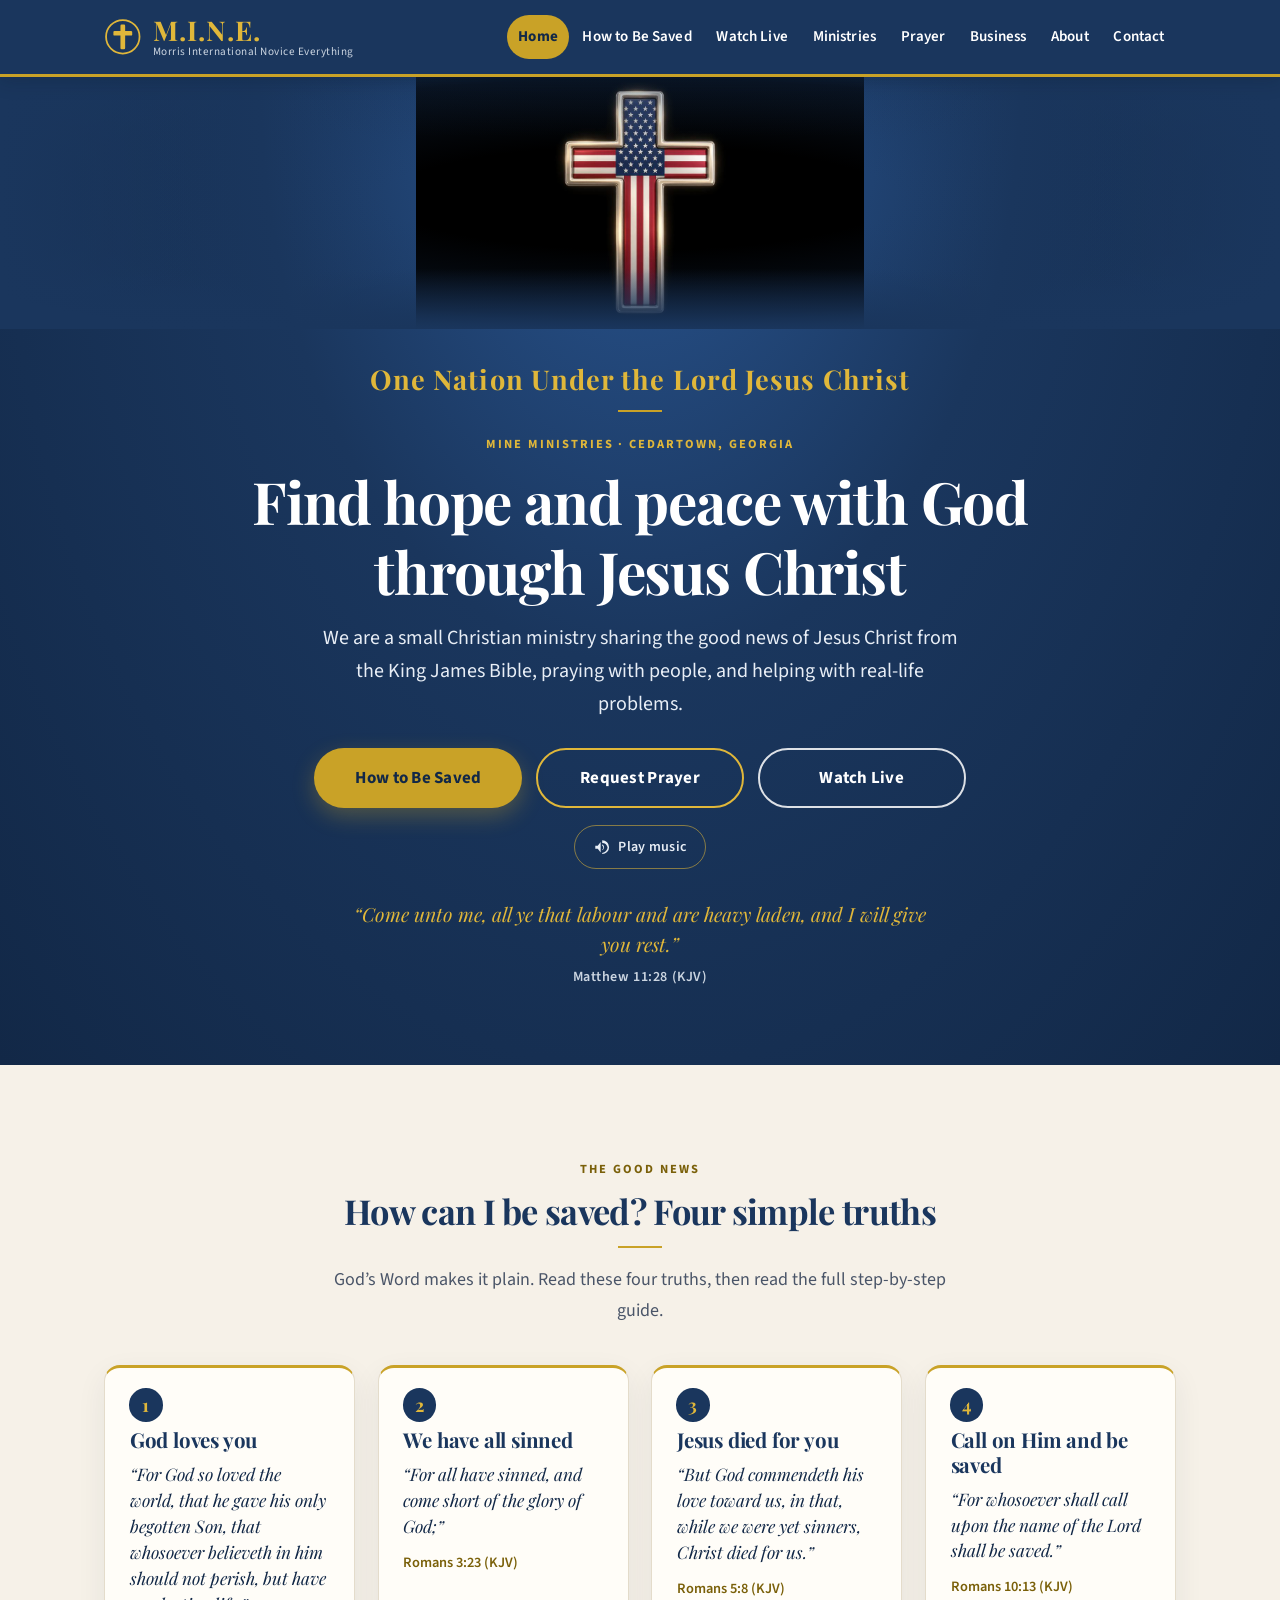
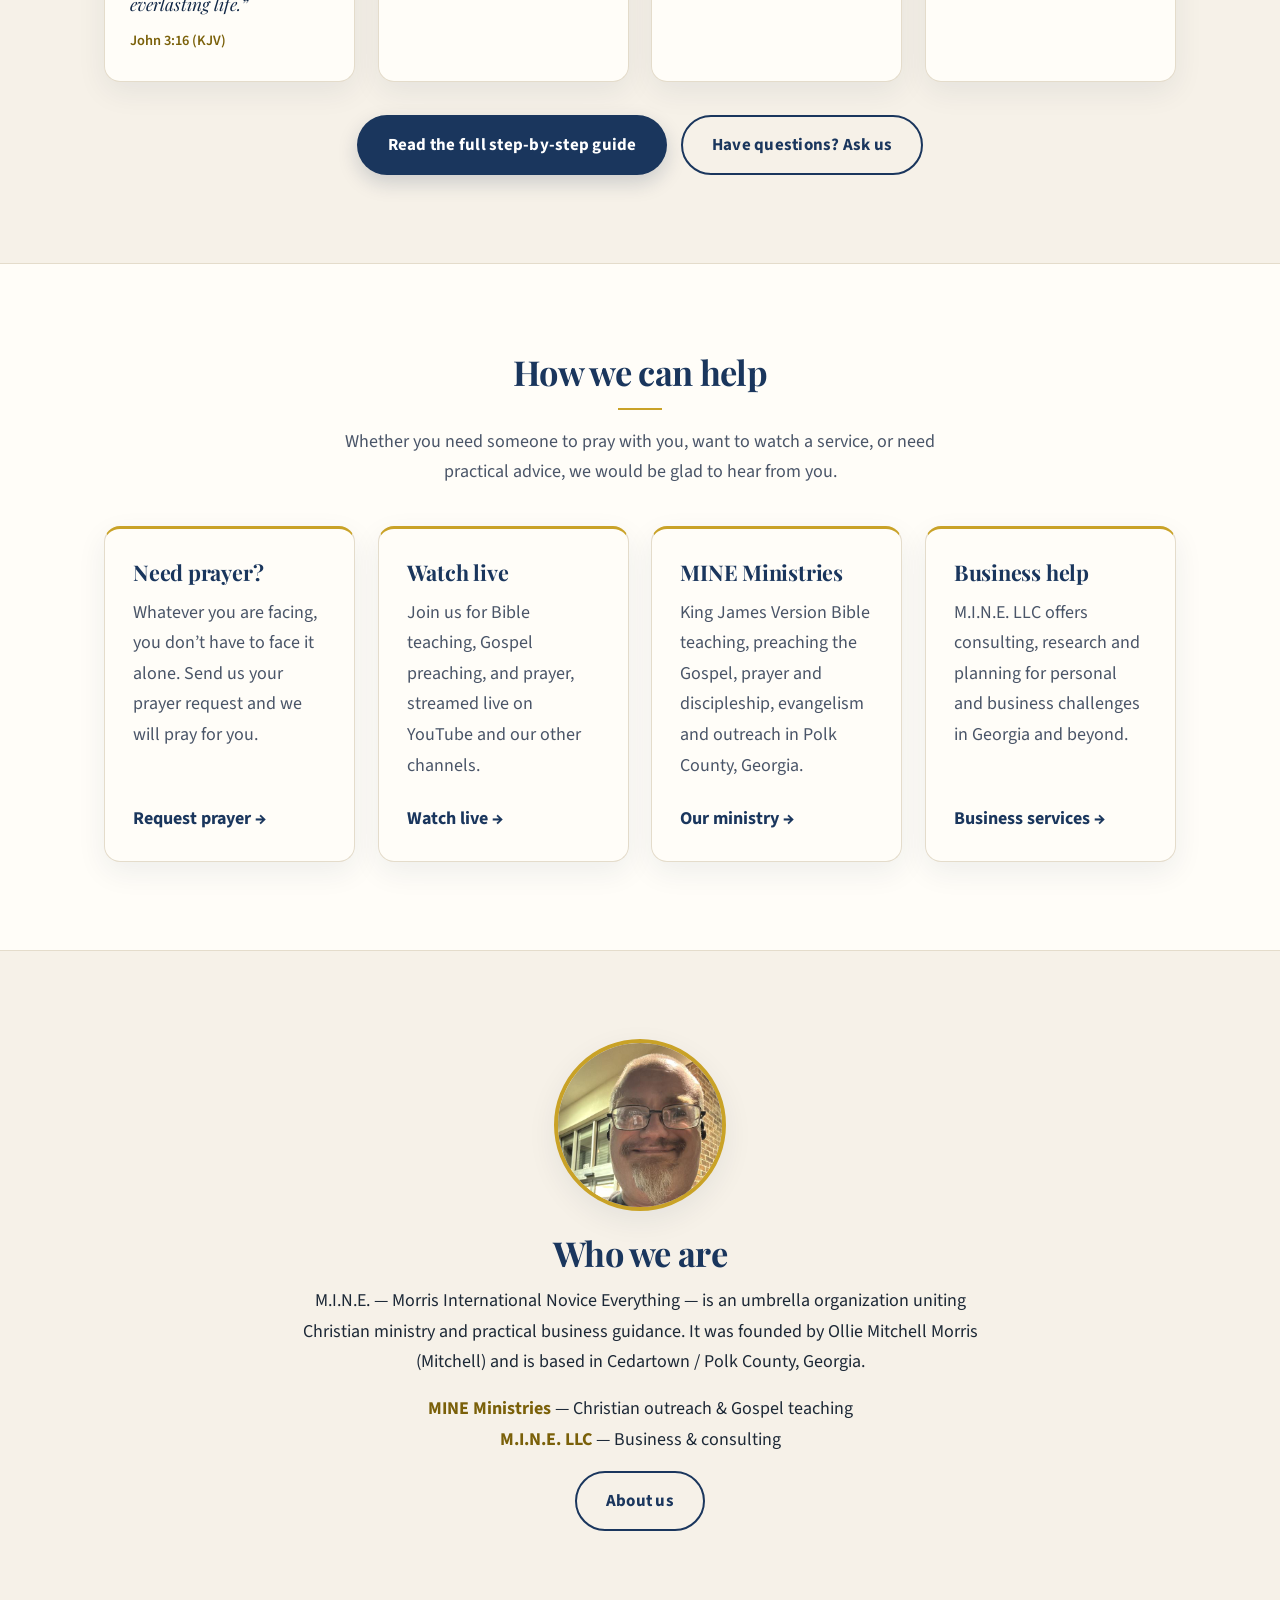
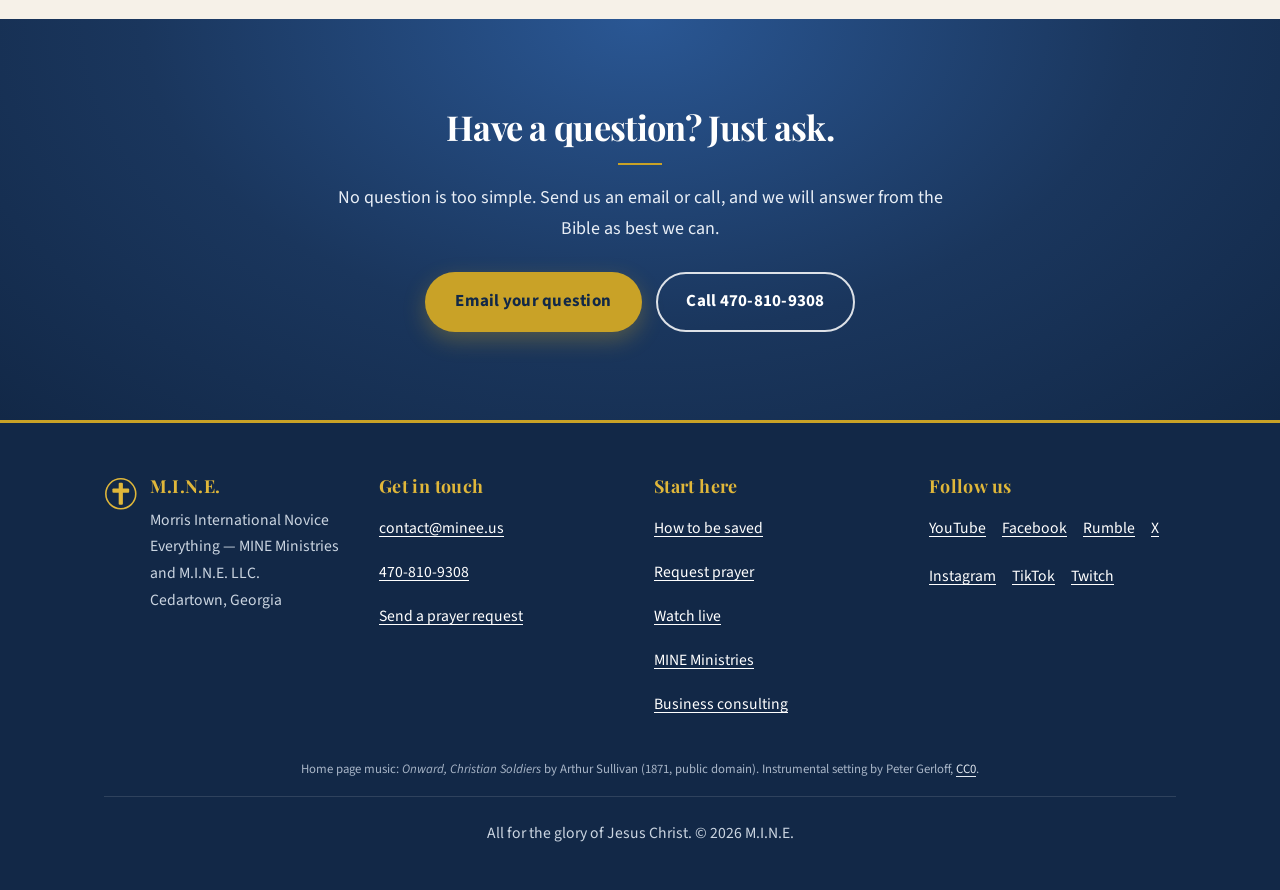
<file: index.html>
<!DOCTYPE html>
<html lang="en">
<head>
  <meta charset="UTF-8">
  <meta name="viewport" content="width=device-width, initial-scale=1.0">
  <title>M.I.N.E. — Find Hope and Peace with God | Morris International Novice Everything</title>
  <meta name="description" content="Learn how to be saved from the King James Bible, send a prayer request, and watch MINE Ministries live. A Christian ministry in Cedartown, Georgia, sharing the Gospel of Jesus Christ.">
  <link rel="canonical" href="https://www.minee.us/">
  <meta name="theme-color" content="#1a365d">
  <link rel="icon" href="favicon.svg" type="image/svg+xml">
  <link rel="apple-touch-icon" href="favicon.svg">

  <meta property="og:type" content="website">
  <meta property="og:site_name" content="M.I.N.E.">
  <meta property="og:title" content="M.I.N.E. — Find Hope and Peace with God | Morris International Novice Everything">
  <meta property="og:description" content="Learn how to be saved from the King James Bible, send a prayer request, and watch MINE Ministries live. A Christian ministry in Cedartown, Georgia, sharing the Gospel of Jesus Christ.">
  <meta property="og:url" content="https://www.minee.us/">
  <meta property="og:image" content="https://www.minee.us/og-image.svg">
  <meta property="og:image:width" content="1200">
  <meta property="og:image:height" content="630">
  <meta property="og:image:alt" content="M.I.N.E. — Find hope and peace with God through Jesus Christ">
  <meta name="twitter:card" content="summary_large_image">
  <meta name="twitter:image" content="https://www.minee.us/og-image.svg">
  <meta name="twitter:image:alt" content="M.I.N.E. — Find hope and peace with God through Jesus Christ">
  <meta name="twitter:title" content="M.I.N.E. — Find Hope and Peace with God | Morris International Novice Everything">
  <meta name="twitter:description" content="Learn how to be saved from the King James Bible, send a prayer request, and watch MINE Ministries live. A Christian ministry in Cedartown, Georgia, sharing the Gospel of Jesus Christ.">

  <link rel="preload" as="image" href="images/flag-cross.svg" fetchpriority="high">
  <link rel="preconnect" href="https://fonts.googleapis.com">
  <link rel="preconnect" href="https://fonts.gstatic.com" crossorigin>
  <link rel="preload" as="style" href="https://fonts.googleapis.com/css2?family=Source+Sans+3:ital,wght@0,400;0,600;0,700;1,400&family=Playfair+Display:ital,wght@0,600;0,700;1,400;1,600&display=swap">
  <link rel="stylesheet" href="https://fonts.googleapis.com/css2?family=Source+Sans+3:ital,wght@0,400;0,600;0,700;1,400&family=Playfair+Display:ital,wght@0,600;0,700;1,400;1,600&display=swap" media="print" onload="this.media='all'">
  <noscript><link rel="stylesheet" href="https://fonts.googleapis.com/css2?family=Source+Sans+3:ital,wght@0,400;0,600;0,700;1,400&family=Playfair+Display:ital,wght@0,600;0,700;1,400;1,600&display=swap"></noscript>
  <style>:root{--navy:#1a365d;--navy-dark:#122847;--navy-mid:#23487a;--gold:#c9a227;--gold-light:#e0b73a;--gold-text:#7a6009;--cream:#f3eee3;--cream-deep:#e8e0d0;--paper:#fffdf8;--light:#f6f1e8;--text:#1c2836;--muted:#4a5568;--border:#e4dccb;--radius:16px;--shadow:0 10px 30px rgba(18,40,71,0.07);--shadow-hover:0 18px 44px rgba(18,40,71,0.13);--max:1120px;--font-serif:'Playfair Display',Georgia,'Times New Roman',serif;--font-sans:'Source Sans 3','Source Sans Pro',system-ui,-apple-system,'Segoe UI',Roboto,sans-serif;--header-h:4.6rem;--ease:cubic-bezier(0.22,1,0.36,1)}*,*::before,*::after{box-sizing:border-box}html{scroll-behavior:smooth}@media (prefers-reduced-motion:reduce){html{scroll-behavior:auto}*,*::before,*::after{transition:none !important;animation:none !important}}::selection{background:var(--gold);color:var(--navy-dark)}body{margin:0;font-family:var(--font-sans);font-size:1.125rem;line-height:1.7;color:var(--text);background:var(--light)}body.nav-open{overflow:hidden}h1,h2,h3{font-family:var(--font-serif);color:var(--navy);line-height:1.2;font-weight:700;margin:0 0 0.75rem;letter-spacing:-0.02em}h1{font-size:clamp(2.2rem,5.8vw,3.65rem)}h2{font-size:clamp(1.6rem,3.4vw,2.15rem)}h3{font-size:1.35rem;letter-spacing:-0.01em}p{margin:0 0 1rem}a{color:var(--navy);text-underline-offset:3px}a:hover{color:var(--gold-text)}:focus-visible{outline:3px solid var(--gold);outline-offset:3px;border-radius:4px}[id]{scroll-margin-top:calc(var(--header-h) + 0.75rem)}.skip-link{position:absolute;left:1rem;top:-100px;background:var(--gold);color:var(--navy-dark);padding:0.6rem 1rem;border-radius:8px;font-weight:700;z-index:100}.skip-link:focus{top:1rem}.container{max-width:var(--max);margin:0 auto;padding:0 1.5rem}.narrow{max-width:760px}.site-header{background:var(--navy);color:#fff;border-bottom:3px solid var(--gold);position:sticky;top:0;z-index:50;box-shadow:0 2px 18px rgba(10,22,40,0.25)}.header-inner{display:flex;align-items:center;justify-content:space-between;gap:1rem;min-height:var(--header-h)}.logo{display:flex;align-items:center;gap:0.7rem;color:#fff;text-decoration:none;line-height:1.1;min-width:0}.logo:hover{color:#fff}.logo-emblem{flex-shrink:0;width:2.35rem;height:2.35rem;display:flex;align-items:center;justify-content:center}.logo-emblem svg{width:100%;height:100%;display:block}.logo-text{display:flex;flex-direction:column;min-width:0}.logo-mark{font-family:var(--font-serif);font-size:1.7rem;font-weight:700;letter-spacing:1px;color:var(--gold-light)}.logo-sub{font-size:0.7rem;letter-spacing:0.045em;color:#cbd5e1;white-space:nowrap;overflow:hidden;text-overflow:ellipsis}.nav-toggle{display:none;align-items:center;gap:0.5rem;background:transparent;color:#fff;border:2px solid rgba(255,255,255,0.45);border-radius:8px;padding:0.55rem 0.9rem;min-height:48px;font:inherit;font-weight:600;cursor:pointer}.nav-toggle:hover{background:rgba(255,255,255,0.08)}.nav-toggle-bars,.nav-toggle-bars::before,.nav-toggle-bars::after{display:block;width:20px;height:2px;background:currentColor;position:relative}.nav-toggle-bars::before,.nav-toggle-bars::after{content:"";position:absolute;left:0}.nav-toggle-bars::before{top:-6px}.nav-toggle-bars::after{top:6px}.site-nav ul{list-style:none;margin:0;padding:0;display:flex;flex-wrap:wrap;gap:0.1rem}.site-nav a{display:flex;align-items:center;min-height:44px;padding:0.4rem 0.72rem;color:#fff;text-decoration:none;font-weight:600;font-size:0.94rem;letter-spacing:0.01em;border-radius:999px;transition:background 0.18s var(--ease),color 0.18s var(--ease)}.site-nav a:hover{background:rgba(255,255,255,0.12);color:#fff}.site-nav a[aria-current="page"]{background:var(--gold);color:var(--navy-dark);font-weight:700}@media (max-width:1000px){.js .nav-toggle{display:inline-flex}.js .site-nav{display:none;width:100%;padding:0.4rem 0 1.1rem}.js .site-nav.open{display:block;border-top:1px solid rgba(255,255,255,0.12);margin-top:0.15rem;padding-top:0.7rem}.header-inner{flex-wrap:wrap}.logo{flex:1 1 0;min-width:0}.logo-sub{font-size:0.68rem}.site-nav ul{flex-direction:column;gap:0.2rem}.site-nav a{min-height:48px;border-radius:10px;font-size:1.05rem;padding:0.6rem 1rem}html:not(.js) .site-nav{width:100%;padding-bottom:1rem}html:not(.js) .site-nav ul{flex-direction:row}}.hero{background:radial-gradient(ellipse at 50% 0%,#2a5794 0%,var(--navy) 42%,var(--navy-dark) 100%);color:#fff;text-align:center;padding:0 0 clamp(2.8rem,7vw,4.75rem)}.hero-media{position:relative;background:transparent;overflow:hidden}.hero-media::after{content:"";pointer-events:none;position:absolute;inset:0;background:linear-gradient(to right,var(--navy) 0%,transparent 16%,transparent 84%,var(--navy) 100%),linear-gradient(to bottom,rgba(26,54,93,0.12) 0%,transparent 24%,transparent 76%,var(--navy) 100%),radial-gradient(ellipse at 50% 48%,transparent 28%,rgba(26,54,93,0.3) 64%,var(--navy) 88%)}.intro-video,.hero-media .intro-video{display:block;width:100%;max-width:920px;height:auto;max-height:28vh;aspect-ratio:16 / 9;object-fit:contain;margin:0 auto;background:transparent}.hero-content{padding:clamp(1.15rem,3.4vw,2.1rem) 1.25rem 0}.intro-title{font-family:var(--font-serif);font-weight:700;font-size:clamp(1.15rem,2.8vw,1.7rem);line-height:1.3;letter-spacing:0.04em;color:var(--gold-light);margin:0 0 1rem}.intro-title::after{content:"";display:block;width:2.75rem;height:2px;background:var(--gold);margin:0.8rem auto 0}.hero h1{color:#fff;max-width:900px;margin:0 auto 1rem}.hero .lead{font-size:clamp(1.08rem,2vw,1.25rem);color:#e8eef6;max-width:640px;margin:0 auto 1.7rem;line-height:1.65}.hero .verse{font-family:var(--font-serif);font-style:italic;font-weight:400;color:var(--gold-light);max-width:36rem;margin:1.85rem auto 0;font-size:clamp(1.08rem,2vw,1.22rem);line-height:1.55}.hero .verse cite{display:block;font-style:normal;font-family:var(--font-sans);font-size:0.88rem;font-weight:600;color:#cbd5e1;margin-top:0.5rem;letter-spacing:0.04em}.intro-music-btn{display:inline-flex;align-items:center;justify-content:center;gap:0.45rem;min-height:44px;margin:1.05rem auto 0;padding:0.4rem 1.1rem;border:1px solid rgba(224,183,58,0.55);border-radius:999px;background:transparent;color:#e8eef6;font-family:var(--font-sans);font-size:0.88rem;font-weight:600;letter-spacing:0.02em;cursor:pointer;transition:background 0.18s var(--ease),color 0.18s var(--ease),border-color 0.18s var(--ease)}.intro-music-btn:hover{background:rgba(255,255,255,0.08);color:#fff;border-color:var(--gold-light)}.intro-music-btn:focus-visible{outline:3px solid var(--gold-light);outline-offset:3px}.intro-music-btn.is-playing{background:var(--gold);border-color:var(--gold);color:var(--navy-dark)}.intro-music-btn.is-playing:hover{background:var(--gold-light);border-color:var(--gold-light);color:var(--navy-dark)}.intro-music-btn:disabled{opacity:0.85;cursor:wait}.intro-music-btn svg{width:1.15rem;height:1.15rem;flex-shrink:0;fill:currentColor}.intro-music-btn .icon-pause{display:none}.intro-music-btn.is-playing .icon-play{display:none}.intro-music-btn.is-playing .icon-pause{display:block}.intro-music-credit{margin:0.5rem auto 0;max-width:40rem;font-size:0.78rem;line-height:1.45;color:#94a3b8}.intro-music-credit cite{font-style:italic;color:#cbd5e1}.intro-music-credit a{color:#cbd5e1}.intro-music-credit a:hover{color:var(--gold-light)}.intro-ctas{margin:0 auto;max-width:760px}.intro-ctas .btn{min-width:13rem}.eyebrow{display:inline-block;font-size:0.78rem;font-weight:700;letter-spacing:0.16em;text-transform:uppercase;color:var(--gold-light);margin-bottom:0.65rem}.page-hero{background:radial-gradient(ellipse at 50% 0%,#2a5794 0%,var(--navy) 55%,var(--navy-dark) 100%);color:#fff;padding:clamp(3.1rem,8vw,5.25rem) 0;text-align:center}.page-hero h1{color:#fff;margin-bottom:0.7rem}.page-hero h1::before{content:"✝";display:block;margin:0 auto 0.9rem;font-family:"Times New Roman",Times,serif;font-size:1.2rem;font-weight:400;line-height:1;color:var(--gold-light);letter-spacing:0}.page-hero h1::after{content:"";display:block;width:2.75rem;height:2px;background:var(--gold);margin:0.95rem auto 0}.page-hero p{color:#e8eef6;font-size:1.18rem;max-width:680px;margin:0 auto;line-height:1.65}.btn-row{display:flex;flex-wrap:wrap;gap:0.85rem;justify-content:center}.btn{display:inline-flex;align-items:center;justify-content:center;min-height:54px;padding:0.85rem 1.8rem;border-radius:999px;font-weight:700;font-size:1.06rem;letter-spacing:0.015em;text-decoration:none;border:2px solid transparent;transition:transform 0.2s var(--ease),background 0.2s var(--ease),box-shadow 0.2s var(--ease),border-color 0.2s var(--ease),color 0.2s var(--ease)}.btn:hover{transform:translateY(-2px)}.btn-primary{background:var(--gold);color:var(--navy-dark);box-shadow:0 8px 22px rgba(201,162,39,0.32)}.btn-primary:hover{background:var(--gold-light);color:var(--navy-dark);box-shadow:0 10px 26px rgba(201,162,39,0.42)}.btn-outline{border-color:rgba(255,255,255,0.85);color:#fff}.btn-outline:hover{background:rgba(255,255,255,0.12);color:#fff}.btn-outline-gold{border-color:var(--gold-light);color:#fff}.btn-outline-gold:hover{background:rgba(224,183,58,0.16);color:#fff;border-color:var(--gold-light)}.btn-navy{background:var(--navy);color:#fff;box-shadow:0 8px 20px rgba(18,40,71,0.18)}.btn-navy:hover{background:var(--navy-dark);color:#fff}.btn-outline-navy{border-color:var(--navy);color:var(--navy)}.btn-outline-navy:hover{background:var(--navy);color:#fff}.section{padding:clamp(3.4rem,7.5vw,5.5rem) 0}.section-alt{background:var(--paper);border-top:1px solid var(--border);border-bottom:1px solid var(--border)}.section-title{text-align:center;margin-bottom:2.4rem}.section-title h2::after{content:"";display:block;width:2.75rem;height:2px;background:var(--gold);margin:0.9rem auto 0}.section-title p{color:var(--muted);max-width:640px;margin:1.05rem auto 0}.cards{display:grid;grid-template-columns:repeat(auto-fit,minmax(240px,1fr));gap:1.4rem}.card{background:var(--paper);border:1px solid var(--border);border-top:3px solid var(--gold);border-radius:var(--radius);padding:1.9rem 1.75rem 1.65rem;box-shadow:var(--shadow);display:flex;flex-direction:column;transition:transform 0.25s var(--ease),box-shadow 0.25s var(--ease)}.card:hover{transform:translateY(-5px);box-shadow:var(--shadow-hover)}.card p{color:var(--muted)}.card .card-link{margin-top:auto;padding-top:0.4rem;font-weight:700;color:var(--navy);text-decoration:none}.card .card-link:hover{color:var(--gold-text);text-decoration:underline}.panel{background:var(--paper);border:1px solid var(--border);border-radius:var(--radius);padding:clamp(1.75rem,4.2vw,2.75rem);box-shadow:var(--shadow);margin-bottom:1.6rem}.panel.cream{background:var(--cream)}.label-gold{color:var(--gold-text);font-weight:700}ul.check{list-style:none;padding:0;margin:0 0 1rem}ul.check li{position:relative;padding-left:1.75rem;margin-bottom:0.6rem}ul.check li::before{content:"✝";position:absolute;left:0;color:var(--gold-text);font-weight:700}img{max-width:100%;height:auto}.avatar{display:block;width:172px;height:172px;margin:0 auto 1.4rem;border-radius:50%;object-fit:cover;border:4px solid var(--gold);box-shadow:var(--shadow)}.portrait{float:right;width:min(280px,42%);margin:0 0 1rem 1.5rem}.portrait img{display:block;width:100%;height:auto;border-radius:var(--radius);border:4px solid var(--gold);box-shadow:var(--shadow)}.portrait figcaption{font-size:0.85rem;color:var(--muted);text-align:center;margin-top:0.45rem}.panel::after{content:"";display:table;clear:both}@media (max-width:600px){.portrait{float:none;width:min(320px,100%);margin:0 auto 1.25rem}}.steps{counter-reset:step;display:grid;gap:1.4rem}.step{position:relative;background:var(--paper);border:1px solid var(--border);border-radius:var(--radius);padding:1.9rem 1.9rem 1.65rem 5rem;box-shadow:var(--shadow)}.step::before{counter-increment:step;content:counter(step);position:absolute;left:1.5rem;top:1.75rem;width:2.4rem;height:2.4rem;border-radius:50%;background:var(--navy);color:var(--gold-light);font-weight:700;font-family:var(--font-serif);display:flex;align-items:center;justify-content:center}.step h2{font-size:1.5rem}blockquote.scripture{margin:1.05rem 0;padding:1.15rem 1.35rem;background:var(--cream);border-left:4px solid var(--gold);border-radius:0 12px 12px 0;font-family:var(--font-serif);font-style:italic;font-weight:400;font-size:1.18rem;line-height:1.55;color:var(--navy-dark)}blockquote.scripture p{margin:0}blockquote.scripture cite{display:block;margin-top:0.5rem;font-family:var(--font-sans);font-style:normal;font-size:0.9rem;font-weight:600;color:var(--gold-text)}.prayer-box{background:radial-gradient(ellipse at 50% 0%,#2a5794 0%,var(--navy) 60%,var(--navy-dark) 100%);color:#fff;border-radius:var(--radius);padding:clamp(1.75rem,4.2vw,2.85rem);margin:2.1rem 0;box-shadow:var(--shadow)}.prayer-box h2{color:#fff}.prayer-box p.note{color:#cbd5e1;font-size:0.95rem}.prayer-box .prayer-text{font-family:var(--font-serif);font-style:italic;font-size:1.2rem;line-height:1.55;border-left:4px solid var(--gold);padding-left:1.25rem;margin:1.3rem 0;color:#fff}.cta-band{background:radial-gradient(ellipse at 50% 0%,#2a5794 0%,var(--navy) 55%,var(--navy-dark) 100%);color:#fff;text-align:center;padding:clamp(3.4rem,7.5vw,5.5rem) 0}.cta-band h2{color:#fff}.cta-band h2::after{content:"";display:block;width:2.75rem;height:2px;background:var(--gold);margin:0.9rem auto 0}.cta-band p{color:#e8eef6;max-width:620px;margin:1.15rem auto 1.7rem}.video-frame{position:relative;width:100%;aspect-ratio:16 / 9;background:var(--navy-dark);border:3px solid var(--gold);border-radius:var(--radius);overflow:hidden;box-shadow:var(--shadow)}.video-frame iframe{position:absolute;inset:0;width:100%;height:100%;border:0}.video-placeholder{position:absolute;inset:0;display:flex;flex-direction:column;align-items:center;justify-content:center;text-align:center;padding:1rem;color:#e2e8f0}.video-placeholder p{margin:0 0 0.4rem}.video-placeholder-title{font-family:var(--font-serif);font-size:clamp(1.2rem,3vw,1.6rem);color:var(--gold-light)}.social-links{list-style:none;padding:0;margin:0;display:grid;grid-template-columns:repeat(auto-fit,minmax(220px,1fr));gap:0.55rem 1rem}.social-links a{display:flex;align-items:center;min-height:48px;padding:0.5rem 1rem;border:1px solid var(--border);border-left:4px solid var(--gold);border-radius:10px;background:var(--paper);font-weight:600;text-decoration:none;transition:background 0.18s var(--ease),transform 0.18s var(--ease)}.social-links a:hover{background:var(--cream);color:var(--navy);transform:translateY(-1px)}.contact-list{list-style:none;padding:0;margin:0;display:grid;gap:1.1rem}.contact-list li{display:flex;flex-direction:column}.contact-list .k{font-size:0.82rem;font-weight:700;text-transform:uppercase;letter-spacing:0.1em;color:var(--gold-text)}.contact-list a,.contact-list .v{font-size:1.25rem;font-weight:600;color:var(--navy);word-break:break-word}.contact-list a{display:inline-flex;min-height:44px;align-items:center}.site-footer{background:var(--navy-dark);color:#cbd5e1;padding:3.25rem 0 1.7rem;font-size:0.98rem;border-top:3px solid var(--gold)}.footer-grid{display:grid;grid-template-columns:repeat(auto-fit,minmax(220px,1fr));gap:2rem 1.75rem;margin-bottom:2rem}.footer-brand{display:flex;align-items:flex-start;gap:0.75rem}.footer-brand .logo-emblem{width:2.1rem;height:2.1rem;margin-top:0.15rem}.site-footer h2{color:var(--gold-light);font-size:1.12rem;margin-bottom:0.65rem;letter-spacing:0.02em}.site-footer a{color:#fff}.site-footer a:hover{color:var(--gold-light)}.site-footer ul{list-style:none;padding:0;margin:0}.site-footer li a{display:inline-flex;min-height:44px;align-items:center}.footer-bottom{border-top:1px solid rgba(255,255,255,0.12);padding-top:1.4rem;text-align:center;color:#cbd5e1}.center{text-align:center}.mt-2{margin-top:2.1rem}.small{font-size:0.95rem;color:var(--muted)}.eyebrow-dark{color:var(--gold-text)}.music-credit{text-align:center;font-size:0.8rem;color:#a8b5c7;margin:0 0 1rem}.music-credit cite{font-style:italic}.music-credit a{color:#e2e8f0}.truths{list-style:none;counter-reset:truth;padding:0;margin:0;display:grid;grid-template-columns:repeat(auto-fit,minmax(230px,1fr));gap:1.4rem}.truth{counter-increment:truth;position:relative;background:var(--paper);border:1px solid var(--border);border-top:3px solid var(--gold);border-radius:var(--radius);box-shadow:var(--shadow);padding:3.8rem 1.55rem 1.6rem;transition:transform 0.25s var(--ease),box-shadow 0.25s var(--ease)}.truth:hover{transform:translateY(-4px);box-shadow:var(--shadow-hover)}.truth::before{content:counter(truth);position:absolute;top:1.3rem;left:1.5rem;width:2.1rem;height:2.1rem;border-radius:50%;background:var(--navy);color:var(--gold-light);font-weight:700;font-family:var(--font-serif);display:flex;align-items:center;justify-content:center}.truth h3{font-size:1.28rem;margin-bottom:0.5rem}.truth p{font-family:var(--font-serif);font-style:italic;color:var(--navy-dark);margin-bottom:0.5rem;font-size:1.08rem;line-height:1.5}.truth cite{font-style:normal;font-size:0.9rem;font-weight:600;color:var(--gold-text)}.prayer-form{display:grid;gap:0.5rem;max-width:560px;margin:1.6rem auto 0}.prayer-form label{font-weight:700;color:var(--navy);margin-top:0.55rem}.prayer-form .optional{font-weight:400;color:var(--muted)}.prayer-form input,.prayer-form textarea{font:inherit;width:100%;padding:0.85rem 1rem;min-height:50px;border:2px solid #c5bba8;border-radius:12px;background:#fff;color:var(--text);transition:border-color 0.18s var(--ease)}.prayer-form input:hover,.prayer-form textarea:hover{border-color:#9aa7b8}.prayer-form input:focus,.prayer-form textarea:focus{border-color:var(--navy);outline:3px solid var(--gold);outline-offset:1px}.prayer-form textarea{resize:vertical;min-height:160px}.prayer-form .btn{margin-top:1.05rem;width:100%;border:0;cursor:pointer;font-family:inherit}.live-facade{position:absolute;inset:0;width:100%;height:100%;border:0;cursor:pointer;background:radial-gradient(circle at 50% 40%,#24477a 0%,var(--navy-dark) 70%);color:#fff;display:flex;flex-direction:column;align-items:center;justify-content:center;gap:0.55rem;font:inherit;padding:1rem;text-align:center}.live-play{width:80px;height:80px;border-radius:50%;background:var(--gold);display:flex;align-items:center;justify-content:center;box-shadow:0 6px 24px rgba(0,0,0,0.35);transition:transform 0.2s var(--ease)}.live-play svg{width:40px;height:40px;fill:var(--navy-dark);margin-left:4px}.live-facade:hover .live-play{transform:scale(1.07)}.live-facade-title{font-family:var(--font-serif);font-size:clamp(1.2rem,3vw,1.6rem);font-weight:700;color:var(--gold-light)}.live-facade-sub{font-size:0.95rem;color:#cbd5e1}.footer-social{display:flex;flex-wrap:wrap;gap:0.25rem 1rem}.js .reveal{opacity:0;transform:translateY(1.15rem)}.js .reveal.is-in{opacity:1;transform:none;transition:opacity 0.85s var(--ease),transform 0.85s var(--ease)}@media (prefers-reduced-motion:reduce){.js .reveal,.js .reveal.is-in{opacity:1;transform:none;transition:none}}@media (max-width:600px){body{font-size:1.0625rem}.container{padding:0 1.2rem}.step{padding:4.25rem 1.25rem 1.25rem}.step::before{left:1.25rem;top:1.25rem}.btn{width:100%}.intro-music-btn{width:auto}.intro-video,.hero-media .intro-video{max-height:24vh}.intro-ctas{gap:0.6rem;max-width:360px}.intro-ctas .btn{min-height:52px;padding:0.75rem 1.2rem;min-width:0}.hero{padding-bottom:2.5rem}.hero-content{padding-top:1rem}.intro-title{margin-bottom:0.8rem}.hero .lead{margin-bottom:1.25rem}.hero .verse{margin-top:1.4rem}.truth{padding:3.4rem 1.25rem 1.25rem}.logo-emblem{width:2.1rem;height:2.1rem}.logo-sub{display:none}.section{padding:2.85rem 0}.page-hero{padding:2.6rem 0 2.5rem}}</style>
  <script>document.documentElement.classList.add('js');</script>
  <script type="application/ld+json">{"@context": "https://schema.org", "@type": "Organization", "@id": "https://www.minee.us/#org", "name": "M.I.N.E. (Morris International Novice Everything)", "alternateName": ["MINE Ministries", "M.I.N.E. LLC"], "url": "https://www.minee.us/", "logo": "https://www.minee.us/favicon.svg", "email": "contact@minee.us", "telephone": "+1-470-810-9308", "founder": {"@type": "Person", "name": "Ollie Mitchell Morris"}, "address": {"@type": "PostalAddress", "addressLocality": "Cedartown", "addressRegion": "GA", "addressCountry": "US"}, "areaServed": "Polk County, Georgia", "sameAs": ["https://www.youtube.com/channel/UC8Uq012OZdbeGq6fk_z5RRQ", "https://www.facebook.com/359092750619636", "https://rumble.com/user/M6977M", "https://x.com/777Jesus2019", "https://www.instagram.com/4.king.jesus", "https://vm.tiktok.com/ZThKaVoeJ/", "https://www.twitch.tv/mm6977"]}</script>
  <script type="application/ld+json">{"@context": "https://schema.org", "@type": "WebSite", "name": "M.I.N.E.", "url": "https://www.minee.us/", "publisher": {"@id": "https://www.minee.us/#org"}}</script>
</head>
<body>
  <a class="skip-link" href="#main">Skip to main content</a>

  <header class="site-header">
    <div class="container header-inner">
      <a class="logo" href="index.html">
        <span class="logo-emblem" aria-hidden="true">
          <svg viewBox="0 0 32 32" focusable="false">
            <circle cx="16" cy="16" r="14.25" fill="none" stroke="#e0b73a" stroke-width="1.5"/>
            <rect x="14" y="5.5" width="4" height="21" rx="1" fill="#e0b73a"/>
            <rect x="8" y="11" width="16" height="4" rx="1" fill="#e0b73a"/>
          </svg>
        </span>
        <span class="logo-text">
          <span class="logo-mark">M.I.N.E.</span>
          <span class="logo-sub">Morris International Novice Everything</span>
        </span>
      </a>
      <button class="nav-toggle" type="button" aria-expanded="false" aria-controls="site-nav">
        <span class="nav-toggle-bars" aria-hidden="true"></span>
        Menu
      </button>
      <nav id="site-nav" class="site-nav" aria-label="Main">
        <ul>
        <li><a href="index.html" aria-current="page">Home</a></li>
        <li><a href="saved.html">How to Be Saved</a></li>
        <li><a href="live.html">Watch Live</a></li>
        <li><a href="ministries.html">Ministries</a></li>
        <li><a href="prayer.html">Prayer</a></li>
        <li><a href="business.html">Business</a></li>
        <li><a href="about.html">About</a></li>
        <li><a href="contact.html">Contact</a></li>
        </ul>
      </nav>
    </div>
  </header>

  <main id="main">
    <section class="hero" aria-labelledby="hero-title">
      <div class="hero-media">
        <video id="intro-video" class="intro-video" width="848" height="480" muted loop playsinline autoplay preload="none" poster="images/flag-cross.svg" aria-hidden="true"></video>
      </div>
      <div class="hero-content container">
        <p id="intro-title" class="intro-title">One Nation Under the Lord Jesus Christ</p>
        <span class="eyebrow">MINE Ministries · Cedartown, Georgia</span>
        <h1 id="hero-title">Find hope and peace with God through Jesus Christ</h1>
        <p class="lead">We are a small Christian ministry sharing the good news of Jesus Christ from the King James Bible, praying with people, and helping with real-life problems.</p>
        <div class="btn-row intro-ctas">
          <a class="btn btn-primary" href="saved.html">How to Be Saved</a>
          <a class="btn btn-outline-gold" href="prayer.html">Request Prayer</a>
          <a class="btn btn-outline" href="live.html">Watch Live</a>
        </div>
        <button type="button" class="intro-music-btn" id="intro-music-btn" aria-pressed="false" aria-label="Play music: Onward, Christian Soldiers">
          <svg class="icon-play" viewBox="0 0 24 24" aria-hidden="true" focusable="false">
            <path d="M3 10v4h3.2L10 18.8V5.2L6.2 10H3zm11.5 2a4.5 4.5 0 0 0-2.5-4v2.18c.85.49 1.4 1.4 1.4 2.42s-.55 1.93-1.4 2.42V16a4.5 4.5 0 0 0 2.5-4zm-2.5-7v1.55A7.5 7.5 0 0 1 19 12a7.5 7.5 0 0 1-7 7.45V21A9 9 0 0 0 21 12a9 9 0 0 0-9-9z"/>
          </svg>
          <svg class="icon-pause" viewBox="0 0 24 24" aria-hidden="true" focusable="false">
            <path d="M6 5h4v14H6V5zm8 0h4v14h-4V5z"/>
          </svg>
          <span class="intro-music-label">Play music</span>
        </button>
        <blockquote class="verse">
          “Come unto me, all ye that labour and are heavy laden, and I will give you rest.”
          <cite>Matthew 11:28 (KJV)</cite>
        </blockquote>
      </div>
      <script src="video/intro.js" defer></script>
    </section>

    <section class="section reveal" aria-labelledby="gospel-title">
      <div class="container">
        <div class="section-title">
          <span class="eyebrow eyebrow-dark">The Good News</span>
          <h2 id="gospel-title">How can I be saved? Four simple truths</h2>
          <p>God’s Word makes it plain. Read these four truths, then read the full step-by-step guide.</p>
        </div>
        <ol class="truths">
          <li class="truth">
            <h3>God loves you</h3>
            <p>“For God so loved the world, that he gave his only begotten Son, that whosoever believeth in him should not perish, but have everlasting life.”</p>
            <cite>John 3:16 (KJV)</cite>
          </li>
          <li class="truth">
            <h3>We have all sinned</h3>
            <p>“For all have sinned, and come short of the glory of God;”</p>
            <cite>Romans 3:23 (KJV)</cite>
          </li>
          <li class="truth">
            <h3>Jesus died for you</h3>
            <p>“But God commendeth his love toward us, in that, while we were yet sinners, Christ died for us.”</p>
            <cite>Romans 5:8 (KJV)</cite>
          </li>
          <li class="truth">
            <h3>Call on Him and be saved</h3>
            <p>“For whosoever shall call upon the name of the Lord shall be saved.”</p>
            <cite>Romans 10:13 (KJV)</cite>
          </li>
        </ol>
        <div class="btn-row mt-2">
          <a class="btn btn-navy" href="saved.html">Read the full step-by-step guide</a>
          <a class="btn btn-outline-navy" href="mailto:contact@minee.us?subject=Questions%20about%20salvation">Have questions? Ask us</a>
        </div>
      </div>
    </section>

    <section class="section section-alt reveal" aria-labelledby="how-title">
      <div class="container">
        <div class="section-title">
          <h2 id="how-title">How we can help</h2>
          <p>Whether you need someone to pray with you, want to watch a service, or need practical advice, we would be glad to hear from you.</p>
        </div>
        <div class="cards">
          <article class="card">
            <h3>Need prayer?</h3>
            <p>Whatever you are facing, you don’t have to face it alone. Send us your prayer request and we will pray for you.</p>
            <a class="card-link" href="prayer.html">Request prayer →</a>
          </article>
          <article class="card">
            <h3>Watch live</h3>
            <p>Join us for Bible teaching, Gospel preaching, and prayer, streamed live on YouTube and our other channels.</p>
            <a class="card-link" href="live.html">Watch live →</a>
          </article>
          <article class="card">
            <h3>MINE Ministries</h3>
            <p>King James Version Bible teaching, preaching the Gospel, prayer and discipleship, evangelism and outreach in Polk County, Georgia.</p>
            <a class="card-link" href="ministries.html">Our ministry →</a>
          </article>
          <article class="card">
            <h3>Business help</h3>
            <p>M.I.N.E. LLC offers consulting, research and planning for personal and business challenges in Georgia and beyond.</p>
            <a class="card-link" href="business.html">Business services →</a>
          </article>
        </div>
      </div>
    </section>

    <section class="section reveal" aria-labelledby="who-title">
      <div class="container narrow center">
        <img class="avatar" src="images/mitchell-home.svg" width="480" height="480" alt="Ollie Mitchell Morris, founder of M.I.N.E." loading="lazy" decoding="async">
        <h2 id="who-title">Who we are</h2>
        <p>M.I.N.E. — Morris International Novice Everything — is an umbrella organization uniting Christian ministry and practical business guidance. It was founded by Ollie Mitchell Morris (Mitchell) and is based in Cedartown / Polk County, Georgia.</p>
        <p><span class="label-gold">MINE Ministries</span> — Christian outreach &amp; Gospel teaching<br>
           <span class="label-gold">M.I.N.E. LLC</span> — Business &amp; consulting</p>
        <a class="btn btn-outline-navy" href="about.html">About us</a>
      </div>
    </section>

    <section class="cta-band reveal" aria-labelledby="cta-title">
      <div class="container">
        <h2 id="cta-title">Have a question? Just ask.</h2>
        <p>No question is too simple. Send us an email or call, and we will answer from the Bible as best we can.</p>
        <div class="btn-row">
          <a class="btn btn-primary" href="mailto:contact@minee.us?subject=Questions%20about%20salvation">Email your question</a>
          <a class="btn btn-outline" href="tel:+14708109308">Call 470-810-9308</a>
        </div>
      </div>
    </section>
  </main>

  <footer class="site-footer">
    <div class="container">
      <div class="footer-grid">
        <div class="footer-brand">
        <span class="logo-emblem" aria-hidden="true">
          <svg viewBox="0 0 32 32" focusable="false">
            <circle cx="16" cy="16" r="14.25" fill="none" stroke="#e0b73a" stroke-width="1.5"/>
            <rect x="14" y="5.5" width="4" height="21" rx="1" fill="#e0b73a"/>
            <rect x="8" y="11" width="16" height="4" rx="1" fill="#e0b73a"/>
          </svg>
        </span>
          <div>
          <h2>M.I.N.E.</h2>
          <p>Morris International Novice Everything — MINE Ministries and M.I.N.E. LLC.<br>Cedartown, Georgia</p>
          </div>
        </div>
        <div>
          <h2>Get in touch</h2>
          <ul>
            <li><a href="mailto:contact@minee.us">contact@minee.us</a></li>
            <li><a href="tel:+14708109308">470-810-9308</a></li>
            <li><a href="mailto:contact@minee.us?subject=Prayer%20Request&body=First%20name%20(optional)%3A%0D%0A%0D%0AHow%20can%20we%20pray%20for%20you%3F%0D%0A%0D%0A">Send a prayer request</a></li>
          </ul>
        </div>
        <div>
          <h2>Start here</h2>
          <ul>
            <li><a href="saved.html">How to be saved</a></li>
            <li><a href="prayer.html">Request prayer</a></li>
            <li><a href="live.html">Watch live</a></li>
            <li><a href="ministries.html">MINE Ministries</a></li>
            <li><a href="business.html">Business consulting</a></li>
          </ul>
        </div>
        <div>
          <h2>Follow us</h2>
          <ul class="footer-social">
            <li><a href="https://www.youtube.com/channel/UC8Uq012OZdbeGq6fk_z5RRQ" target="_blank" rel="noopener">YouTube</a></li>
            <li><a href="https://www.facebook.com/359092750619636" target="_blank" rel="noopener">Facebook</a></li>
            <li><a href="https://rumble.com/user/M6977M" target="_blank" rel="noopener">Rumble</a></li>
            <li><a href="https://x.com/777Jesus2019" target="_blank" rel="noopener">X</a></li>
            <li><a href="https://www.instagram.com/4.king.jesus" target="_blank" rel="noopener">Instagram</a></li>
            <li><a href="https://vm.tiktok.com/ZThKaVoeJ/" target="_blank" rel="noopener">TikTok</a></li>
            <li><a href="https://www.twitch.tv/mm6977" target="_blank" rel="noopener">Twitch</a></li>
          </ul>
        </div>
      </div>
      <p class="music-credit">Home page music: <cite>Onward, Christian Soldiers</cite> by Arthur Sullivan (1871, public domain). Instrumental setting by Peter Gerloff, <a href="https://creativecommons.org/publicdomain/zero/1.0/">CC0</a>.</p>

      <p class="footer-bottom">All for the glory of Jesus Christ. &copy; 2026 M.I.N.E.</p>
    </div>
  </footer>

  <script src="script.js" defer></script>
</body>
</html>
</file>
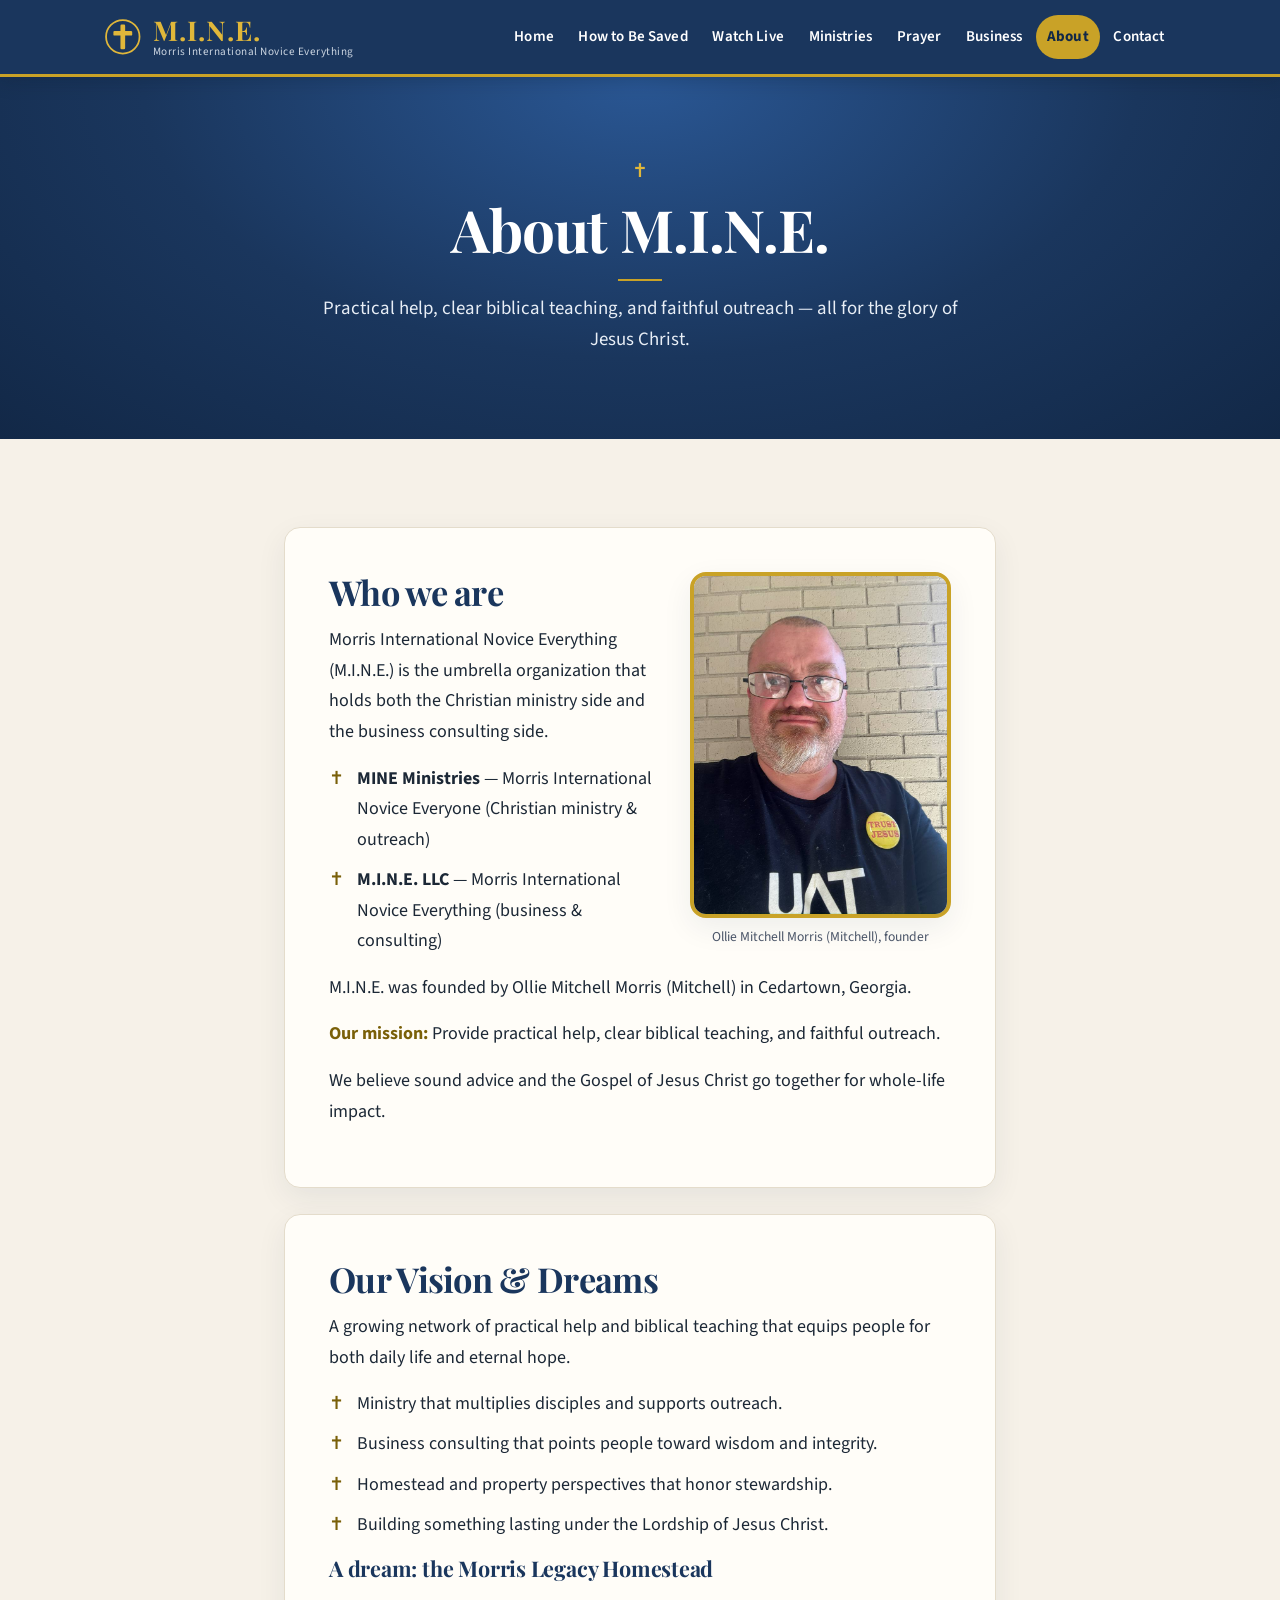
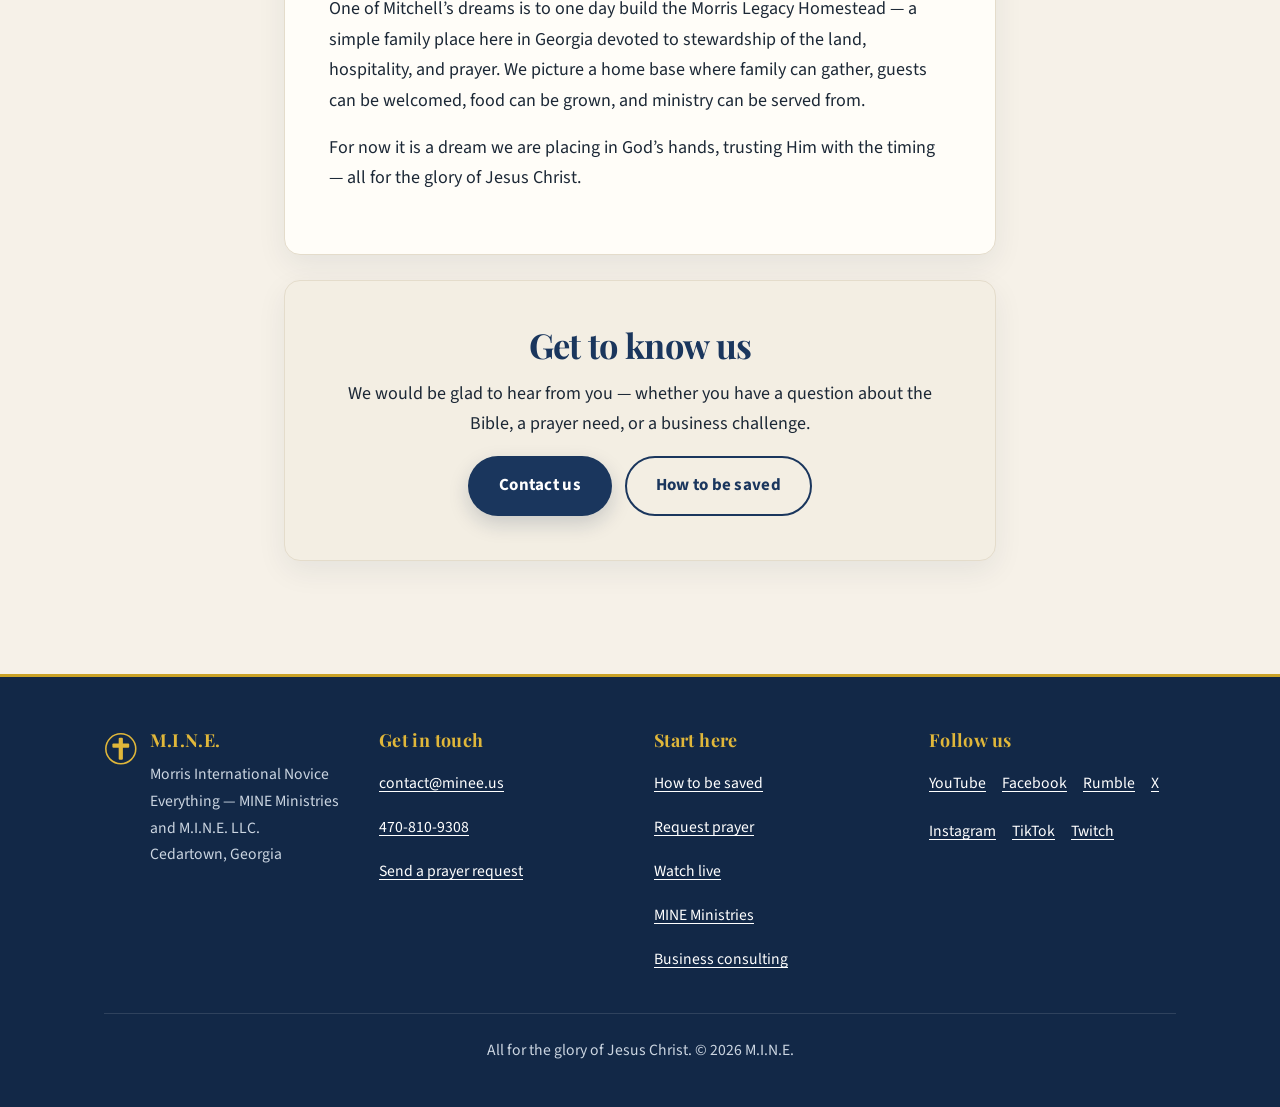
<file: about.html>
<!DOCTYPE html>
<html lang="en">
<head>
  <meta charset="UTF-8">
  <meta name="viewport" content="width=device-width, initial-scale=1.0">
  <title>About M.I.N.E. — Our Story, Vision &amp; Dreams | Morris International Novice Everything</title>
  <meta name="description" content="About M.I.N.E. (Morris International Novice Everything), founded by Ollie Mitchell Morris in Cedartown, Georgia — uniting Christian ministry and practical business help, and our vision for the future.">
  <link rel="canonical" href="https://www.minee.us/about.html">
  <meta name="theme-color" content="#1a365d">
  <link rel="icon" href="favicon.svg" type="image/svg+xml">
  <link rel="apple-touch-icon" href="favicon.svg">

  <meta property="og:type" content="website">
  <meta property="og:site_name" content="M.I.N.E.">
  <meta property="og:title" content="About M.I.N.E. — Our Story, Vision &amp; Dreams | Morris International Novice Everything">
  <meta property="og:description" content="About M.I.N.E. (Morris International Novice Everything), founded by Ollie Mitchell Morris in Cedartown, Georgia — uniting Christian ministry and practical business help, and our vision for the future.">
  <meta property="og:url" content="https://www.minee.us/about.html">
  <meta property="og:image" content="https://www.minee.us/og-image.svg">
  <meta property="og:image:width" content="1200">
  <meta property="og:image:height" content="630">
  <meta property="og:image:alt" content="M.I.N.E. — Find hope and peace with God through Jesus Christ">
  <meta name="twitter:card" content="summary_large_image">
  <meta name="twitter:image" content="https://www.minee.us/og-image.svg">
  <meta name="twitter:image:alt" content="M.I.N.E. — Find hope and peace with God through Jesus Christ">
  <meta name="twitter:title" content="About M.I.N.E. — Our Story, Vision &amp; Dreams | Morris International Novice Everything">
  <meta name="twitter:description" content="About M.I.N.E. (Morris International Novice Everything), founded by Ollie Mitchell Morris in Cedartown, Georgia — uniting Christian ministry and practical business help, and our vision for the future.">

  <link rel="preconnect" href="https://fonts.googleapis.com">
  <link rel="preconnect" href="https://fonts.gstatic.com" crossorigin>
  <link rel="preload" as="style" href="https://fonts.googleapis.com/css2?family=Source+Sans+3:ital,wght@0,400;0,600;0,700;1,400&family=Playfair+Display:ital,wght@0,600;0,700;1,400;1,600&display=swap">
  <link rel="stylesheet" href="https://fonts.googleapis.com/css2?family=Source+Sans+3:ital,wght@0,400;0,600;0,700;1,400&family=Playfair+Display:ital,wght@0,600;0,700;1,400;1,600&display=swap" media="print" onload="this.media='all'">
  <noscript><link rel="stylesheet" href="https://fonts.googleapis.com/css2?family=Source+Sans+3:ital,wght@0,400;0,600;0,700;1,400&family=Playfair+Display:ital,wght@0,600;0,700;1,400;1,600&display=swap"></noscript>
  <style>:root{--navy:#1a365d;--navy-dark:#122847;--navy-mid:#23487a;--gold:#c9a227;--gold-light:#e0b73a;--gold-text:#7a6009;--cream:#f3eee3;--cream-deep:#e8e0d0;--paper:#fffdf8;--light:#f6f1e8;--text:#1c2836;--muted:#4a5568;--border:#e4dccb;--radius:16px;--shadow:0 10px 30px rgba(18,40,71,0.07);--shadow-hover:0 18px 44px rgba(18,40,71,0.13);--max:1120px;--font-serif:'Playfair Display',Georgia,'Times New Roman',serif;--font-sans:'Source Sans 3','Source Sans Pro',system-ui,-apple-system,'Segoe UI',Roboto,sans-serif;--header-h:4.6rem;--ease:cubic-bezier(0.22,1,0.36,1)}*,*::before,*::after{box-sizing:border-box}html{scroll-behavior:smooth}@media (prefers-reduced-motion:reduce){html{scroll-behavior:auto}*,*::before,*::after{transition:none !important;animation:none !important}}::selection{background:var(--gold);color:var(--navy-dark)}body{margin:0;font-family:var(--font-sans);font-size:1.125rem;line-height:1.7;color:var(--text);background:var(--light)}body.nav-open{overflow:hidden}h1,h2,h3{font-family:var(--font-serif);color:var(--navy);line-height:1.2;font-weight:700;margin:0 0 0.75rem;letter-spacing:-0.02em}h1{font-size:clamp(2.2rem,5.8vw,3.65rem)}h2{font-size:clamp(1.6rem,3.4vw,2.15rem)}h3{font-size:1.35rem;letter-spacing:-0.01em}p{margin:0 0 1rem}a{color:var(--navy);text-underline-offset:3px}a:hover{color:var(--gold-text)}:focus-visible{outline:3px solid var(--gold);outline-offset:3px;border-radius:4px}[id]{scroll-margin-top:calc(var(--header-h) + 0.75rem)}.skip-link{position:absolute;left:1rem;top:-100px;background:var(--gold);color:var(--navy-dark);padding:0.6rem 1rem;border-radius:8px;font-weight:700;z-index:100}.skip-link:focus{top:1rem}.container{max-width:var(--max);margin:0 auto;padding:0 1.5rem}.narrow{max-width:760px}.site-header{background:var(--navy);color:#fff;border-bottom:3px solid var(--gold);position:sticky;top:0;z-index:50;box-shadow:0 2px 18px rgba(10,22,40,0.25)}.header-inner{display:flex;align-items:center;justify-content:space-between;gap:1rem;min-height:var(--header-h)}.logo{display:flex;align-items:center;gap:0.7rem;color:#fff;text-decoration:none;line-height:1.1;min-width:0}.logo:hover{color:#fff}.logo-emblem{flex-shrink:0;width:2.35rem;height:2.35rem;display:flex;align-items:center;justify-content:center}.logo-emblem svg{width:100%;height:100%;display:block}.logo-text{display:flex;flex-direction:column;min-width:0}.logo-mark{font-family:var(--font-serif);font-size:1.7rem;font-weight:700;letter-spacing:1px;color:var(--gold-light)}.logo-sub{font-size:0.7rem;letter-spacing:0.045em;color:#cbd5e1;white-space:nowrap;overflow:hidden;text-overflow:ellipsis}.nav-toggle{display:none;align-items:center;gap:0.5rem;background:transparent;color:#fff;border:2px solid rgba(255,255,255,0.45);border-radius:8px;padding:0.55rem 0.9rem;min-height:48px;font:inherit;font-weight:600;cursor:pointer}.nav-toggle:hover{background:rgba(255,255,255,0.08)}.nav-toggle-bars,.nav-toggle-bars::before,.nav-toggle-bars::after{display:block;width:20px;height:2px;background:currentColor;position:relative}.nav-toggle-bars::before,.nav-toggle-bars::after{content:"";position:absolute;left:0}.nav-toggle-bars::before{top:-6px}.nav-toggle-bars::after{top:6px}.site-nav ul{list-style:none;margin:0;padding:0;display:flex;flex-wrap:wrap;gap:0.1rem}.site-nav a{display:flex;align-items:center;min-height:44px;padding:0.4rem 0.72rem;color:#fff;text-decoration:none;font-weight:600;font-size:0.94rem;letter-spacing:0.01em;border-radius:999px;transition:background 0.18s var(--ease),color 0.18s var(--ease)}.site-nav a:hover{background:rgba(255,255,255,0.12);color:#fff}.site-nav a[aria-current="page"]{background:var(--gold);color:var(--navy-dark);font-weight:700}@media (max-width:1000px){.js .nav-toggle{display:inline-flex}.js .site-nav{display:none;width:100%;padding:0.4rem 0 1.1rem}.js .site-nav.open{display:block;border-top:1px solid rgba(255,255,255,0.12);margin-top:0.15rem;padding-top:0.7rem}.header-inner{flex-wrap:wrap}.logo{flex:1 1 0;min-width:0}.logo-sub{font-size:0.68rem}.site-nav ul{flex-direction:column;gap:0.2rem}.site-nav a{min-height:48px;border-radius:10px;font-size:1.05rem;padding:0.6rem 1rem}html:not(.js) .site-nav{width:100%;padding-bottom:1rem}html:not(.js) .site-nav ul{flex-direction:row}}.hero{background:radial-gradient(ellipse at 50% 0%,#2a5794 0%,var(--navy) 42%,var(--navy-dark) 100%);color:#fff;text-align:center;padding:0 0 clamp(2.8rem,7vw,4.75rem)}.hero-media{position:relative;background:transparent;overflow:hidden}.hero-media::after{content:"";pointer-events:none;position:absolute;inset:0;background:linear-gradient(to right,var(--navy) 0%,transparent 16%,transparent 84%,var(--navy) 100%),linear-gradient(to bottom,rgba(26,54,93,0.12) 0%,transparent 24%,transparent 76%,var(--navy) 100%),radial-gradient(ellipse at 50% 48%,transparent 28%,rgba(26,54,93,0.3) 64%,var(--navy) 88%)}.intro-video,.hero-media .intro-video{display:block;width:100%;max-width:920px;height:auto;max-height:28vh;aspect-ratio:16 / 9;object-fit:contain;margin:0 auto;background:transparent}.hero-content{padding:clamp(1.15rem,3.4vw,2.1rem) 1.25rem 0}.intro-title{font-family:var(--font-serif);font-weight:700;font-size:clamp(1.15rem,2.8vw,1.7rem);line-height:1.3;letter-spacing:0.04em;color:var(--gold-light);margin:0 0 1rem}.intro-title::after{content:"";display:block;width:2.75rem;height:2px;background:var(--gold);margin:0.8rem auto 0}.hero h1{color:#fff;max-width:900px;margin:0 auto 1rem}.hero .lead{font-size:clamp(1.08rem,2vw,1.25rem);color:#e8eef6;max-width:640px;margin:0 auto 1.7rem;line-height:1.65}.hero .verse{font-family:var(--font-serif);font-style:italic;font-weight:400;color:var(--gold-light);max-width:36rem;margin:1.85rem auto 0;font-size:clamp(1.08rem,2vw,1.22rem);line-height:1.55}.hero .verse cite{display:block;font-style:normal;font-family:var(--font-sans);font-size:0.88rem;font-weight:600;color:#cbd5e1;margin-top:0.5rem;letter-spacing:0.04em}.intro-music-btn{display:inline-flex;align-items:center;justify-content:center;gap:0.45rem;min-height:44px;margin:1.05rem auto 0;padding:0.4rem 1.1rem;border:1px solid rgba(224,183,58,0.55);border-radius:999px;background:transparent;color:#e8eef6;font-family:var(--font-sans);font-size:0.88rem;font-weight:600;letter-spacing:0.02em;cursor:pointer;transition:background 0.18s var(--ease),color 0.18s var(--ease),border-color 0.18s var(--ease)}.intro-music-btn:hover{background:rgba(255,255,255,0.08);color:#fff;border-color:var(--gold-light)}.intro-music-btn:focus-visible{outline:3px solid var(--gold-light);outline-offset:3px}.intro-music-btn.is-playing{background:var(--gold);border-color:var(--gold);color:var(--navy-dark)}.intro-music-btn.is-playing:hover{background:var(--gold-light);border-color:var(--gold-light);color:var(--navy-dark)}.intro-music-btn:disabled{opacity:0.85;cursor:wait}.intro-music-btn svg{width:1.15rem;height:1.15rem;flex-shrink:0;fill:currentColor}.intro-music-btn .icon-pause{display:none}.intro-music-btn.is-playing .icon-play{display:none}.intro-music-btn.is-playing .icon-pause{display:block}.intro-music-credit{margin:0.5rem auto 0;max-width:40rem;font-size:0.78rem;line-height:1.45;color:#94a3b8}.intro-music-credit cite{font-style:italic;color:#cbd5e1}.intro-music-credit a{color:#cbd5e1}.intro-music-credit a:hover{color:var(--gold-light)}.intro-ctas{margin:0 auto;max-width:760px}.intro-ctas .btn{min-width:13rem}.eyebrow{display:inline-block;font-size:0.78rem;font-weight:700;letter-spacing:0.16em;text-transform:uppercase;color:var(--gold-light);margin-bottom:0.65rem}.page-hero{background:radial-gradient(ellipse at 50% 0%,#2a5794 0%,var(--navy) 55%,var(--navy-dark) 100%);color:#fff;padding:clamp(3.1rem,8vw,5.25rem) 0;text-align:center}.page-hero h1{color:#fff;margin-bottom:0.7rem}.page-hero h1::before{content:"✝";display:block;margin:0 auto 0.9rem;font-family:"Times New Roman",Times,serif;font-size:1.2rem;font-weight:400;line-height:1;color:var(--gold-light);letter-spacing:0}.page-hero h1::after{content:"";display:block;width:2.75rem;height:2px;background:var(--gold);margin:0.95rem auto 0}.page-hero p{color:#e8eef6;font-size:1.18rem;max-width:680px;margin:0 auto;line-height:1.65}.btn-row{display:flex;flex-wrap:wrap;gap:0.85rem;justify-content:center}.btn{display:inline-flex;align-items:center;justify-content:center;min-height:54px;padding:0.85rem 1.8rem;border-radius:999px;font-weight:700;font-size:1.06rem;letter-spacing:0.015em;text-decoration:none;border:2px solid transparent;transition:transform 0.2s var(--ease),background 0.2s var(--ease),box-shadow 0.2s var(--ease),border-color 0.2s var(--ease),color 0.2s var(--ease)}.btn:hover{transform:translateY(-2px)}.btn-primary{background:var(--gold);color:var(--navy-dark);box-shadow:0 8px 22px rgba(201,162,39,0.32)}.btn-primary:hover{background:var(--gold-light);color:var(--navy-dark);box-shadow:0 10px 26px rgba(201,162,39,0.42)}.btn-outline{border-color:rgba(255,255,255,0.85);color:#fff}.btn-outline:hover{background:rgba(255,255,255,0.12);color:#fff}.btn-outline-gold{border-color:var(--gold-light);color:#fff}.btn-outline-gold:hover{background:rgba(224,183,58,0.16);color:#fff;border-color:var(--gold-light)}.btn-navy{background:var(--navy);color:#fff;box-shadow:0 8px 20px rgba(18,40,71,0.18)}.btn-navy:hover{background:var(--navy-dark);color:#fff}.btn-outline-navy{border-color:var(--navy);color:var(--navy)}.btn-outline-navy:hover{background:var(--navy);color:#fff}.section{padding:clamp(3.4rem,7.5vw,5.5rem) 0}.section-alt{background:var(--paper);border-top:1px solid var(--border);border-bottom:1px solid var(--border)}.section-title{text-align:center;margin-bottom:2.4rem}.section-title h2::after{content:"";display:block;width:2.75rem;height:2px;background:var(--gold);margin:0.9rem auto 0}.section-title p{color:var(--muted);max-width:640px;margin:1.05rem auto 0}.cards{display:grid;grid-template-columns:repeat(auto-fit,minmax(240px,1fr));gap:1.4rem}.card{background:var(--paper);border:1px solid var(--border);border-top:3px solid var(--gold);border-radius:var(--radius);padding:1.9rem 1.75rem 1.65rem;box-shadow:var(--shadow);display:flex;flex-direction:column;transition:transform 0.25s var(--ease),box-shadow 0.25s var(--ease)}.card:hover{transform:translateY(-5px);box-shadow:var(--shadow-hover)}.card p{color:var(--muted)}.card .card-link{margin-top:auto;padding-top:0.4rem;font-weight:700;color:var(--navy);text-decoration:none}.card .card-link:hover{color:var(--gold-text);text-decoration:underline}.panel{background:var(--paper);border:1px solid var(--border);border-radius:var(--radius);padding:clamp(1.75rem,4.2vw,2.75rem);box-shadow:var(--shadow);margin-bottom:1.6rem}.panel.cream{background:var(--cream)}.label-gold{color:var(--gold-text);font-weight:700}ul.check{list-style:none;padding:0;margin:0 0 1rem}ul.check li{position:relative;padding-left:1.75rem;margin-bottom:0.6rem}ul.check li::before{content:"✝";position:absolute;left:0;color:var(--gold-text);font-weight:700}img{max-width:100%;height:auto}.avatar{display:block;width:172px;height:172px;margin:0 auto 1.4rem;border-radius:50%;object-fit:cover;border:4px solid var(--gold);box-shadow:var(--shadow)}.portrait{float:right;width:min(280px,42%);margin:0 0 1rem 1.5rem}.portrait img{display:block;width:100%;height:auto;border-radius:var(--radius);border:4px solid var(--gold);box-shadow:var(--shadow)}.portrait figcaption{font-size:0.85rem;color:var(--muted);text-align:center;margin-top:0.45rem}.panel::after{content:"";display:table;clear:both}@media (max-width:600px){.portrait{float:none;width:min(320px,100%);margin:0 auto 1.25rem}}.steps{counter-reset:step;display:grid;gap:1.4rem}.step{position:relative;background:var(--paper);border:1px solid var(--border);border-radius:var(--radius);padding:1.9rem 1.9rem 1.65rem 5rem;box-shadow:var(--shadow)}.step::before{counter-increment:step;content:counter(step);position:absolute;left:1.5rem;top:1.75rem;width:2.4rem;height:2.4rem;border-radius:50%;background:var(--navy);color:var(--gold-light);font-weight:700;font-family:var(--font-serif);display:flex;align-items:center;justify-content:center}.step h2{font-size:1.5rem}blockquote.scripture{margin:1.05rem 0;padding:1.15rem 1.35rem;background:var(--cream);border-left:4px solid var(--gold);border-radius:0 12px 12px 0;font-family:var(--font-serif);font-style:italic;font-weight:400;font-size:1.18rem;line-height:1.55;color:var(--navy-dark)}blockquote.scripture p{margin:0}blockquote.scripture cite{display:block;margin-top:0.5rem;font-family:var(--font-sans);font-style:normal;font-size:0.9rem;font-weight:600;color:var(--gold-text)}.prayer-box{background:radial-gradient(ellipse at 50% 0%,#2a5794 0%,var(--navy) 60%,var(--navy-dark) 100%);color:#fff;border-radius:var(--radius);padding:clamp(1.75rem,4.2vw,2.85rem);margin:2.1rem 0;box-shadow:var(--shadow)}.prayer-box h2{color:#fff}.prayer-box p.note{color:#cbd5e1;font-size:0.95rem}.prayer-box .prayer-text{font-family:var(--font-serif);font-style:italic;font-size:1.2rem;line-height:1.55;border-left:4px solid var(--gold);padding-left:1.25rem;margin:1.3rem 0;color:#fff}.cta-band{background:radial-gradient(ellipse at 50% 0%,#2a5794 0%,var(--navy) 55%,var(--navy-dark) 100%);color:#fff;text-align:center;padding:clamp(3.4rem,7.5vw,5.5rem) 0}.cta-band h2{color:#fff}.cta-band h2::after{content:"";display:block;width:2.75rem;height:2px;background:var(--gold);margin:0.9rem auto 0}.cta-band p{color:#e8eef6;max-width:620px;margin:1.15rem auto 1.7rem}.video-frame{position:relative;width:100%;aspect-ratio:16 / 9;background:var(--navy-dark);border:3px solid var(--gold);border-radius:var(--radius);overflow:hidden;box-shadow:var(--shadow)}.video-frame iframe{position:absolute;inset:0;width:100%;height:100%;border:0}.video-placeholder{position:absolute;inset:0;display:flex;flex-direction:column;align-items:center;justify-content:center;text-align:center;padding:1rem;color:#e2e8f0}.video-placeholder p{margin:0 0 0.4rem}.video-placeholder-title{font-family:var(--font-serif);font-size:clamp(1.2rem,3vw,1.6rem);color:var(--gold-light)}.social-links{list-style:none;padding:0;margin:0;display:grid;grid-template-columns:repeat(auto-fit,minmax(220px,1fr));gap:0.55rem 1rem}.social-links a{display:flex;align-items:center;min-height:48px;padding:0.5rem 1rem;border:1px solid var(--border);border-left:4px solid var(--gold);border-radius:10px;background:var(--paper);font-weight:600;text-decoration:none;transition:background 0.18s var(--ease),transform 0.18s var(--ease)}.social-links a:hover{background:var(--cream);color:var(--navy);transform:translateY(-1px)}.contact-list{list-style:none;padding:0;margin:0;display:grid;gap:1.1rem}.contact-list li{display:flex;flex-direction:column}.contact-list .k{font-size:0.82rem;font-weight:700;text-transform:uppercase;letter-spacing:0.1em;color:var(--gold-text)}.contact-list a,.contact-list .v{font-size:1.25rem;font-weight:600;color:var(--navy);word-break:break-word}.contact-list a{display:inline-flex;min-height:44px;align-items:center}.site-footer{background:var(--navy-dark);color:#cbd5e1;padding:3.25rem 0 1.7rem;font-size:0.98rem;border-top:3px solid var(--gold)}.footer-grid{display:grid;grid-template-columns:repeat(auto-fit,minmax(220px,1fr));gap:2rem 1.75rem;margin-bottom:2rem}.footer-brand{display:flex;align-items:flex-start;gap:0.75rem}.footer-brand .logo-emblem{width:2.1rem;height:2.1rem;margin-top:0.15rem}.site-footer h2{color:var(--gold-light);font-size:1.12rem;margin-bottom:0.65rem;letter-spacing:0.02em}.site-footer a{color:#fff}.site-footer a:hover{color:var(--gold-light)}.site-footer ul{list-style:none;padding:0;margin:0}.site-footer li a{display:inline-flex;min-height:44px;align-items:center}.footer-bottom{border-top:1px solid rgba(255,255,255,0.12);padding-top:1.4rem;text-align:center;color:#cbd5e1}.center{text-align:center}.mt-2{margin-top:2.1rem}.small{font-size:0.95rem;color:var(--muted)}.eyebrow-dark{color:var(--gold-text)}.music-credit{text-align:center;font-size:0.8rem;color:#a8b5c7;margin:0 0 1rem}.music-credit cite{font-style:italic}.music-credit a{color:#e2e8f0}.truths{list-style:none;counter-reset:truth;padding:0;margin:0;display:grid;grid-template-columns:repeat(auto-fit,minmax(230px,1fr));gap:1.4rem}.truth{counter-increment:truth;position:relative;background:var(--paper);border:1px solid var(--border);border-top:3px solid var(--gold);border-radius:var(--radius);box-shadow:var(--shadow);padding:3.8rem 1.55rem 1.6rem;transition:transform 0.25s var(--ease),box-shadow 0.25s var(--ease)}.truth:hover{transform:translateY(-4px);box-shadow:var(--shadow-hover)}.truth::before{content:counter(truth);position:absolute;top:1.3rem;left:1.5rem;width:2.1rem;height:2.1rem;border-radius:50%;background:var(--navy);color:var(--gold-light);font-weight:700;font-family:var(--font-serif);display:flex;align-items:center;justify-content:center}.truth h3{font-size:1.28rem;margin-bottom:0.5rem}.truth p{font-family:var(--font-serif);font-style:italic;color:var(--navy-dark);margin-bottom:0.5rem;font-size:1.08rem;line-height:1.5}.truth cite{font-style:normal;font-size:0.9rem;font-weight:600;color:var(--gold-text)}.prayer-form{display:grid;gap:0.5rem;max-width:560px;margin:1.6rem auto 0}.prayer-form label{font-weight:700;color:var(--navy);margin-top:0.55rem}.prayer-form .optional{font-weight:400;color:var(--muted)}.prayer-form input,.prayer-form textarea{font:inherit;width:100%;padding:0.85rem 1rem;min-height:50px;border:2px solid #c5bba8;border-radius:12px;background:#fff;color:var(--text);transition:border-color 0.18s var(--ease)}.prayer-form input:hover,.prayer-form textarea:hover{border-color:#9aa7b8}.prayer-form input:focus,.prayer-form textarea:focus{border-color:var(--navy);outline:3px solid var(--gold);outline-offset:1px}.prayer-form textarea{resize:vertical;min-height:160px}.prayer-form .btn{margin-top:1.05rem;width:100%;border:0;cursor:pointer;font-family:inherit}.live-facade{position:absolute;inset:0;width:100%;height:100%;border:0;cursor:pointer;background:radial-gradient(circle at 50% 40%,#24477a 0%,var(--navy-dark) 70%);color:#fff;display:flex;flex-direction:column;align-items:center;justify-content:center;gap:0.55rem;font:inherit;padding:1rem;text-align:center}.live-play{width:80px;height:80px;border-radius:50%;background:var(--gold);display:flex;align-items:center;justify-content:center;box-shadow:0 6px 24px rgba(0,0,0,0.35);transition:transform 0.2s var(--ease)}.live-play svg{width:40px;height:40px;fill:var(--navy-dark);margin-left:4px}.live-facade:hover .live-play{transform:scale(1.07)}.live-facade-title{font-family:var(--font-serif);font-size:clamp(1.2rem,3vw,1.6rem);font-weight:700;color:var(--gold-light)}.live-facade-sub{font-size:0.95rem;color:#cbd5e1}.footer-social{display:flex;flex-wrap:wrap;gap:0.25rem 1rem}.js .reveal{opacity:0;transform:translateY(1.15rem)}.js .reveal.is-in{opacity:1;transform:none;transition:opacity 0.85s var(--ease),transform 0.85s var(--ease)}@media (prefers-reduced-motion:reduce){.js .reveal,.js .reveal.is-in{opacity:1;transform:none;transition:none}}@media (max-width:600px){body{font-size:1.0625rem}.container{padding:0 1.2rem}.step{padding:4.25rem 1.25rem 1.25rem}.step::before{left:1.25rem;top:1.25rem}.btn{width:100%}.intro-music-btn{width:auto}.intro-video,.hero-media .intro-video{max-height:24vh}.intro-ctas{gap:0.6rem;max-width:360px}.intro-ctas .btn{min-height:52px;padding:0.75rem 1.2rem;min-width:0}.hero{padding-bottom:2.5rem}.hero-content{padding-top:1rem}.intro-title{margin-bottom:0.8rem}.hero .lead{margin-bottom:1.25rem}.hero .verse{margin-top:1.4rem}.truth{padding:3.4rem 1.25rem 1.25rem}.logo-emblem{width:2.1rem;height:2.1rem}.logo-sub{display:none}.section{padding:2.85rem 0}.page-hero{padding:2.6rem 0 2.5rem}}</style>
  <script>document.documentElement.classList.add('js');</script>
  <script type="application/ld+json">{"@context": "https://schema.org", "@type": "Organization", "@id": "https://www.minee.us/#org", "name": "M.I.N.E. (Morris International Novice Everything)", "alternateName": ["MINE Ministries", "M.I.N.E. LLC"], "url": "https://www.minee.us/", "logo": "https://www.minee.us/favicon.svg", "email": "contact@minee.us", "telephone": "+1-470-810-9308", "founder": {"@type": "Person", "name": "Ollie Mitchell Morris"}, "address": {"@type": "PostalAddress", "addressLocality": "Cedartown", "addressRegion": "GA", "addressCountry": "US"}, "areaServed": "Polk County, Georgia", "sameAs": ["https://www.youtube.com/channel/UC8Uq012OZdbeGq6fk_z5RRQ", "https://www.facebook.com/359092750619636", "https://rumble.com/user/M6977M", "https://x.com/777Jesus2019", "https://www.instagram.com/4.king.jesus", "https://vm.tiktok.com/ZThKaVoeJ/", "https://www.twitch.tv/mm6977"]}</script>
</head>
<body>
  <a class="skip-link" href="#main">Skip to main content</a>

  <header class="site-header">
    <div class="container header-inner">
      <a class="logo" href="index.html">
        <span class="logo-emblem" aria-hidden="true">
          <svg viewBox="0 0 32 32" focusable="false">
            <circle cx="16" cy="16" r="14.25" fill="none" stroke="#e0b73a" stroke-width="1.5"/>
            <rect x="14" y="5.5" width="4" height="21" rx="1" fill="#e0b73a"/>
            <rect x="8" y="11" width="16" height="4" rx="1" fill="#e0b73a"/>
          </svg>
        </span>
        <span class="logo-text">
          <span class="logo-mark">M.I.N.E.</span>
          <span class="logo-sub">Morris International Novice Everything</span>
        </span>
      </a>
      <button class="nav-toggle" type="button" aria-expanded="false" aria-controls="site-nav">
        <span class="nav-toggle-bars" aria-hidden="true"></span>
        Menu
      </button>
      <nav id="site-nav" class="site-nav" aria-label="Main">
        <ul>
        <li><a href="index.html">Home</a></li>
        <li><a href="saved.html">How to Be Saved</a></li>
        <li><a href="live.html">Watch Live</a></li>
        <li><a href="ministries.html">Ministries</a></li>
        <li><a href="prayer.html">Prayer</a></li>
        <li><a href="business.html">Business</a></li>
        <li><a href="about.html" aria-current="page">About</a></li>
        <li><a href="contact.html">Contact</a></li>
        </ul>
      </nav>
    </div>
  </header>

  <main id="main">
    <section class="page-hero">
      <div class="container">
        <h1>About M.I.N.E.</h1>
        <p>Practical help, clear biblical teaching, and faithful outreach — all for the glory of Jesus Christ.</p>
      </div>
    </section>

    <section class="section reveal">
      <div class="container narrow">
        <div class="panel">
          <figure class="portrait">
            <img src="images/mitchell-about.svg" width="800" height="1067" alt="Ollie Mitchell Morris, founder of M.I.N.E." decoding="async">
            <figcaption>Ollie Mitchell Morris (Mitchell), founder</figcaption>
          </figure>
          <h2>Who we are</h2>
          <p>Morris International Novice Everything (M.I.N.E.) is the umbrella organization that holds both the Christian ministry side and the business consulting side.</p>
          <ul class="check">
            <li><strong>MINE Ministries</strong> — Morris International Novice Everyone (Christian ministry &amp; outreach)</li>
            <li><strong>M.I.N.E. LLC</strong> — Morris International Novice Everything (business &amp; consulting)</li>
          </ul>
          <p>M.I.N.E. was founded by Ollie Mitchell Morris (Mitchell) in Cedartown, Georgia.</p>
          <p><span class="label-gold">Our mission:</span> Provide practical help, clear biblical teaching, and faithful outreach.</p>
          <p>We believe sound advice and the Gospel of Jesus Christ go together for whole-life impact.</p>
        </div>

        <div class="panel" id="vision">
          <h2>Our Vision &amp; Dreams</h2>
          <p>A growing network of practical help and biblical teaching that equips people for both daily life and eternal hope.</p>
          <ul class="check">
            <li>Ministry that multiplies disciples and supports outreach.</li>
            <li>Business consulting that points people toward wisdom and integrity.</li>
            <li>Homestead and property perspectives that honor stewardship.</li>
            <li>Building something lasting under the Lordship of Jesus Christ.</li>
          </ul>

          <h3>A dream: the Morris Legacy Homestead</h3>
          <p>One of Mitchell’s dreams is to one day build the Morris Legacy Homestead — a simple family place here in Georgia devoted to stewardship of the land, hospitality, and prayer. We picture a home base where family can gather, guests can be welcomed, food can be grown, and ministry can be served from.</p>
          <p>For now it is a dream we are placing in God’s hands, trusting Him with the timing — all for the glory of Jesus Christ.</p>
        </div>

        <div class="panel cream center">
          <h2>Get to know us</h2>
          <p>We would be glad to hear from you — whether you have a question about the Bible, a prayer need, or a business challenge.</p>
          <div class="btn-row">
            <a class="btn btn-navy" href="contact.html">Contact us</a>
            <a class="btn btn-outline-navy" href="saved.html">How to be saved</a>
          </div>
        </div>
      </div>
    </section>
  </main>

  <footer class="site-footer">
    <div class="container">
      <div class="footer-grid">
        <div class="footer-brand">
        <span class="logo-emblem" aria-hidden="true">
          <svg viewBox="0 0 32 32" focusable="false">
            <circle cx="16" cy="16" r="14.25" fill="none" stroke="#e0b73a" stroke-width="1.5"/>
            <rect x="14" y="5.5" width="4" height="21" rx="1" fill="#e0b73a"/>
            <rect x="8" y="11" width="16" height="4" rx="1" fill="#e0b73a"/>
          </svg>
        </span>
          <div>
          <h2>M.I.N.E.</h2>
          <p>Morris International Novice Everything — MINE Ministries and M.I.N.E. LLC.<br>Cedartown, Georgia</p>
          </div>
        </div>
        <div>
          <h2>Get in touch</h2>
          <ul>
            <li><a href="mailto:contact@minee.us">contact@minee.us</a></li>
            <li><a href="tel:+14708109308">470-810-9308</a></li>
            <li><a href="mailto:contact@minee.us?subject=Prayer%20Request&body=First%20name%20(optional)%3A%0D%0A%0D%0AHow%20can%20we%20pray%20for%20you%3F%0D%0A%0D%0A">Send a prayer request</a></li>
          </ul>
        </div>
        <div>
          <h2>Start here</h2>
          <ul>
            <li><a href="saved.html">How to be saved</a></li>
            <li><a href="prayer.html">Request prayer</a></li>
            <li><a href="live.html">Watch live</a></li>
            <li><a href="ministries.html">MINE Ministries</a></li>
            <li><a href="business.html">Business consulting</a></li>
          </ul>
        </div>
        <div>
          <h2>Follow us</h2>
          <ul class="footer-social">
            <li><a href="https://www.youtube.com/channel/UC8Uq012OZdbeGq6fk_z5RRQ" target="_blank" rel="noopener">YouTube</a></li>
            <li><a href="https://www.facebook.com/359092750619636" target="_blank" rel="noopener">Facebook</a></li>
            <li><a href="https://rumble.com/user/M6977M" target="_blank" rel="noopener">Rumble</a></li>
            <li><a href="https://x.com/777Jesus2019" target="_blank" rel="noopener">X</a></li>
            <li><a href="https://www.instagram.com/4.king.jesus" target="_blank" rel="noopener">Instagram</a></li>
            <li><a href="https://vm.tiktok.com/ZThKaVoeJ/" target="_blank" rel="noopener">TikTok</a></li>
            <li><a href="https://www.twitch.tv/mm6977" target="_blank" rel="noopener">Twitch</a></li>
          </ul>
        </div>
      </div>

      <p class="footer-bottom">All for the glory of Jesus Christ. &copy; 2026 M.I.N.E.</p>
    </div>
  </footer>

  <script src="script.js" defer></script>
</body>
</html>
</file>
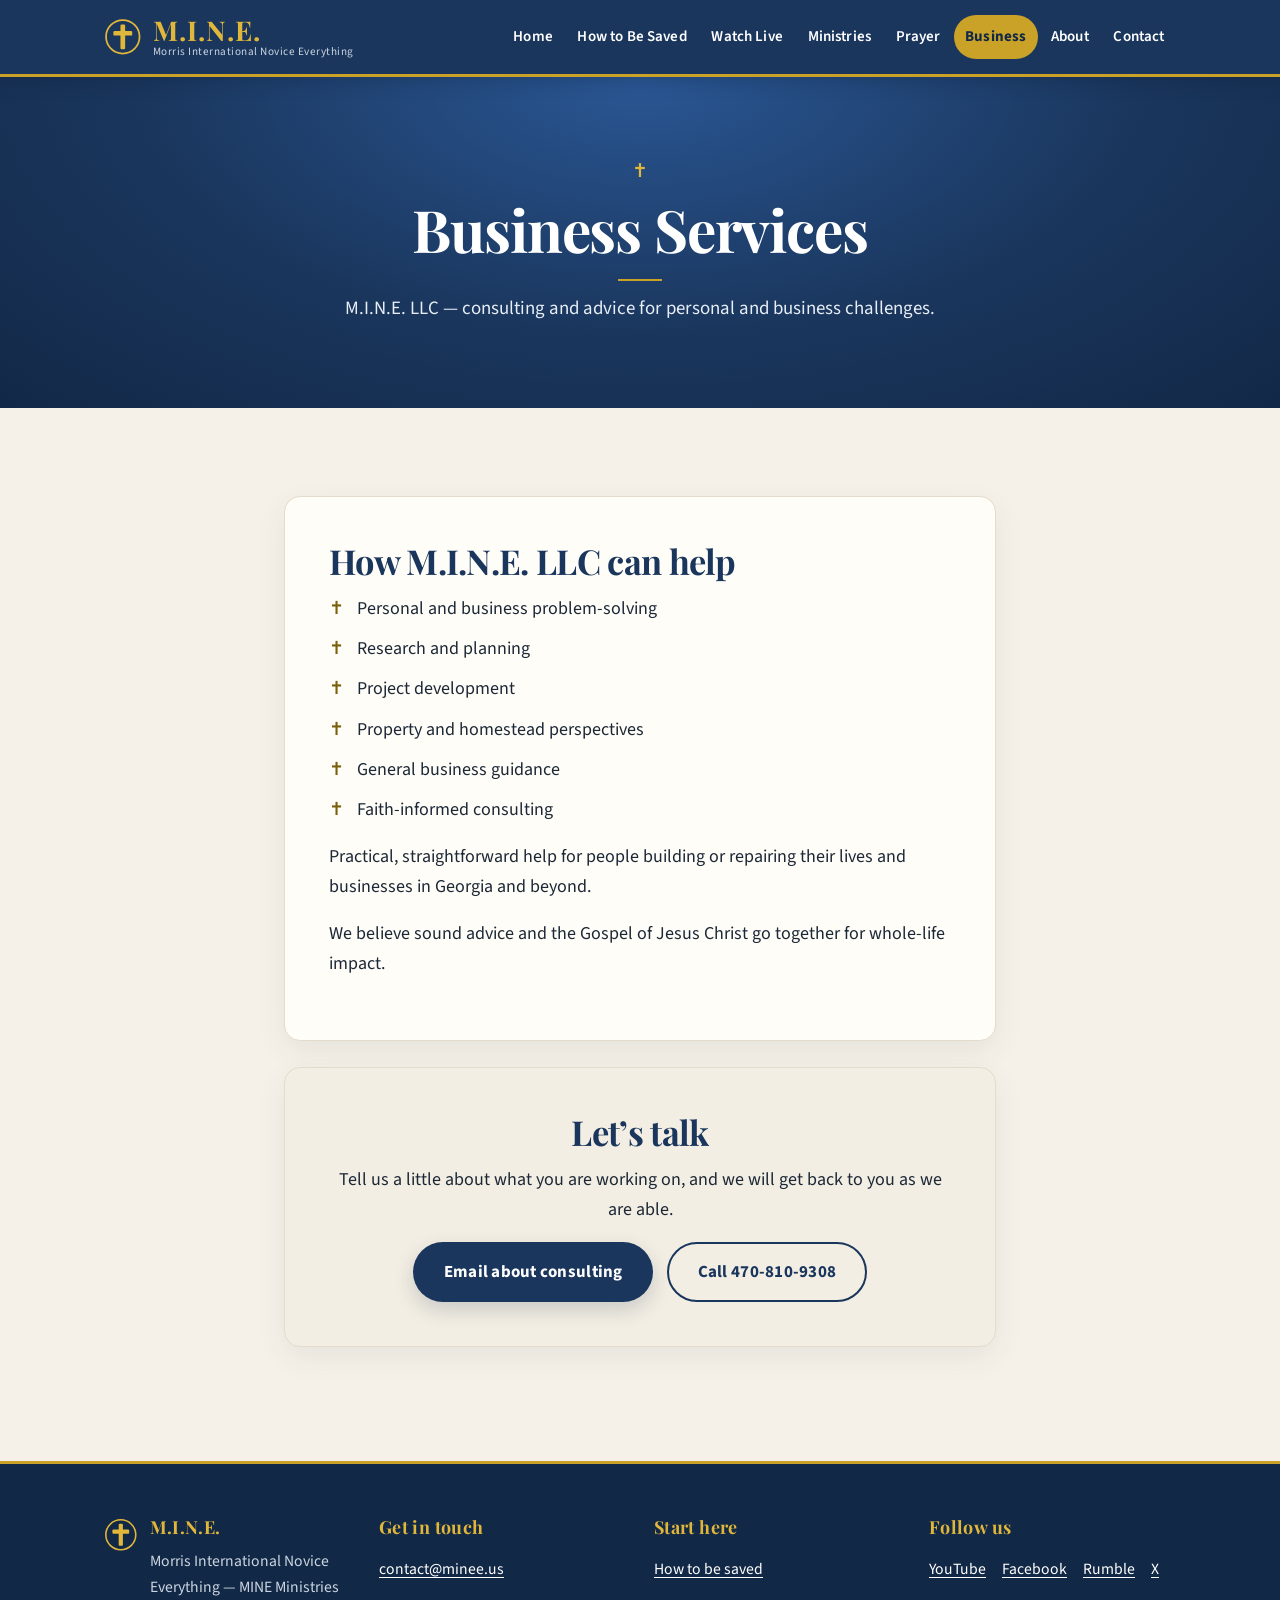
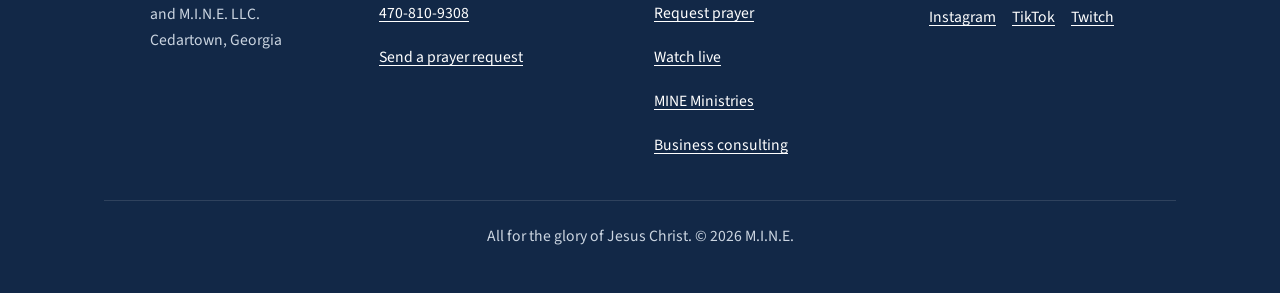
<file: business.html>
<!DOCTYPE html>
<html lang="en">
<head>
  <meta charset="UTF-8">
  <meta name="viewport" content="width=device-width, initial-scale=1.0">
  <title>Business Services — M.I.N.E. LLC Consulting | Cedartown, Georgia</title>
  <meta name="description" content="M.I.N.E. LLC offers practical, faith-informed consulting: personal and business problem-solving, research and planning, project development, and property and homestead perspectives.">
  <link rel="canonical" href="https://www.minee.us/business.html">
  <meta name="theme-color" content="#1a365d">
  <link rel="icon" href="favicon.svg" type="image/svg+xml">
  <link rel="apple-touch-icon" href="favicon.svg">

  <meta property="og:type" content="website">
  <meta property="og:site_name" content="M.I.N.E.">
  <meta property="og:title" content="Business Services — M.I.N.E. LLC Consulting | Cedartown, Georgia">
  <meta property="og:description" content="M.I.N.E. LLC offers practical, faith-informed consulting: personal and business problem-solving, research and planning, project development, and property and homestead perspectives.">
  <meta property="og:url" content="https://www.minee.us/business.html">
  <meta property="og:image" content="https://www.minee.us/og-image.svg">
  <meta property="og:image:width" content="1200">
  <meta property="og:image:height" content="630">
  <meta property="og:image:alt" content="M.I.N.E. — Find hope and peace with God through Jesus Christ">
  <meta name="twitter:card" content="summary_large_image">
  <meta name="twitter:image" content="https://www.minee.us/og-image.svg">
  <meta name="twitter:image:alt" content="M.I.N.E. — Find hope and peace with God through Jesus Christ">
  <meta name="twitter:title" content="Business Services — M.I.N.E. LLC Consulting | Cedartown, Georgia">
  <meta name="twitter:description" content="M.I.N.E. LLC offers practical, faith-informed consulting: personal and business problem-solving, research and planning, project development, and property and homestead perspectives.">

  <link rel="preconnect" href="https://fonts.googleapis.com">
  <link rel="preconnect" href="https://fonts.gstatic.com" crossorigin>
  <link rel="preload" as="style" href="https://fonts.googleapis.com/css2?family=Source+Sans+3:ital,wght@0,400;0,600;0,700;1,400&family=Playfair+Display:ital,wght@0,600;0,700;1,400;1,600&display=swap">
  <link rel="stylesheet" href="https://fonts.googleapis.com/css2?family=Source+Sans+3:ital,wght@0,400;0,600;0,700;1,400&family=Playfair+Display:ital,wght@0,600;0,700;1,400;1,600&display=swap" media="print" onload="this.media='all'">
  <noscript><link rel="stylesheet" href="https://fonts.googleapis.com/css2?family=Source+Sans+3:ital,wght@0,400;0,600;0,700;1,400&family=Playfair+Display:ital,wght@0,600;0,700;1,400;1,600&display=swap"></noscript>
  <style>:root{--navy:#1a365d;--navy-dark:#122847;--navy-mid:#23487a;--gold:#c9a227;--gold-light:#e0b73a;--gold-text:#7a6009;--cream:#f3eee3;--cream-deep:#e8e0d0;--paper:#fffdf8;--light:#f6f1e8;--text:#1c2836;--muted:#4a5568;--border:#e4dccb;--radius:16px;--shadow:0 10px 30px rgba(18,40,71,0.07);--shadow-hover:0 18px 44px rgba(18,40,71,0.13);--max:1120px;--font-serif:'Playfair Display',Georgia,'Times New Roman',serif;--font-sans:'Source Sans 3','Source Sans Pro',system-ui,-apple-system,'Segoe UI',Roboto,sans-serif;--header-h:4.6rem;--ease:cubic-bezier(0.22,1,0.36,1)}*,*::before,*::after{box-sizing:border-box}html{scroll-behavior:smooth}@media (prefers-reduced-motion:reduce){html{scroll-behavior:auto}*,*::before,*::after{transition:none !important;animation:none !important}}::selection{background:var(--gold);color:var(--navy-dark)}body{margin:0;font-family:var(--font-sans);font-size:1.125rem;line-height:1.7;color:var(--text);background:var(--light)}body.nav-open{overflow:hidden}h1,h2,h3{font-family:var(--font-serif);color:var(--navy);line-height:1.2;font-weight:700;margin:0 0 0.75rem;letter-spacing:-0.02em}h1{font-size:clamp(2.2rem,5.8vw,3.65rem)}h2{font-size:clamp(1.6rem,3.4vw,2.15rem)}h3{font-size:1.35rem;letter-spacing:-0.01em}p{margin:0 0 1rem}a{color:var(--navy);text-underline-offset:3px}a:hover{color:var(--gold-text)}:focus-visible{outline:3px solid var(--gold);outline-offset:3px;border-radius:4px}[id]{scroll-margin-top:calc(var(--header-h) + 0.75rem)}.skip-link{position:absolute;left:1rem;top:-100px;background:var(--gold);color:var(--navy-dark);padding:0.6rem 1rem;border-radius:8px;font-weight:700;z-index:100}.skip-link:focus{top:1rem}.container{max-width:var(--max);margin:0 auto;padding:0 1.5rem}.narrow{max-width:760px}.site-header{background:var(--navy);color:#fff;border-bottom:3px solid var(--gold);position:sticky;top:0;z-index:50;box-shadow:0 2px 18px rgba(10,22,40,0.25)}.header-inner{display:flex;align-items:center;justify-content:space-between;gap:1rem;min-height:var(--header-h)}.logo{display:flex;align-items:center;gap:0.7rem;color:#fff;text-decoration:none;line-height:1.1;min-width:0}.logo:hover{color:#fff}.logo-emblem{flex-shrink:0;width:2.35rem;height:2.35rem;display:flex;align-items:center;justify-content:center}.logo-emblem svg{width:100%;height:100%;display:block}.logo-text{display:flex;flex-direction:column;min-width:0}.logo-mark{font-family:var(--font-serif);font-size:1.7rem;font-weight:700;letter-spacing:1px;color:var(--gold-light)}.logo-sub{font-size:0.7rem;letter-spacing:0.045em;color:#cbd5e1;white-space:nowrap;overflow:hidden;text-overflow:ellipsis}.nav-toggle{display:none;align-items:center;gap:0.5rem;background:transparent;color:#fff;border:2px solid rgba(255,255,255,0.45);border-radius:8px;padding:0.55rem 0.9rem;min-height:48px;font:inherit;font-weight:600;cursor:pointer}.nav-toggle:hover{background:rgba(255,255,255,0.08)}.nav-toggle-bars,.nav-toggle-bars::before,.nav-toggle-bars::after{display:block;width:20px;height:2px;background:currentColor;position:relative}.nav-toggle-bars::before,.nav-toggle-bars::after{content:"";position:absolute;left:0}.nav-toggle-bars::before{top:-6px}.nav-toggle-bars::after{top:6px}.site-nav ul{list-style:none;margin:0;padding:0;display:flex;flex-wrap:wrap;gap:0.1rem}.site-nav a{display:flex;align-items:center;min-height:44px;padding:0.4rem 0.72rem;color:#fff;text-decoration:none;font-weight:600;font-size:0.94rem;letter-spacing:0.01em;border-radius:999px;transition:background 0.18s var(--ease),color 0.18s var(--ease)}.site-nav a:hover{background:rgba(255,255,255,0.12);color:#fff}.site-nav a[aria-current="page"]{background:var(--gold);color:var(--navy-dark);font-weight:700}@media (max-width:1000px){.js .nav-toggle{display:inline-flex}.js .site-nav{display:none;width:100%;padding:0.4rem 0 1.1rem}.js .site-nav.open{display:block;border-top:1px solid rgba(255,255,255,0.12);margin-top:0.15rem;padding-top:0.7rem}.header-inner{flex-wrap:wrap}.logo{flex:1 1 0;min-width:0}.logo-sub{font-size:0.68rem}.site-nav ul{flex-direction:column;gap:0.2rem}.site-nav a{min-height:48px;border-radius:10px;font-size:1.05rem;padding:0.6rem 1rem}html:not(.js) .site-nav{width:100%;padding-bottom:1rem}html:not(.js) .site-nav ul{flex-direction:row}}.hero{background:radial-gradient(ellipse at 50% 0%,#2a5794 0%,var(--navy) 42%,var(--navy-dark) 100%);color:#fff;text-align:center;padding:0 0 clamp(2.8rem,7vw,4.75rem)}.hero-media{position:relative;background:transparent;overflow:hidden}.hero-media::after{content:"";pointer-events:none;position:absolute;inset:0;background:linear-gradient(to right,var(--navy) 0%,transparent 16%,transparent 84%,var(--navy) 100%),linear-gradient(to bottom,rgba(26,54,93,0.12) 0%,transparent 24%,transparent 76%,var(--navy) 100%),radial-gradient(ellipse at 50% 48%,transparent 28%,rgba(26,54,93,0.3) 64%,var(--navy) 88%)}.intro-video,.hero-media .intro-video{display:block;width:100%;max-width:920px;height:auto;max-height:28vh;aspect-ratio:16 / 9;object-fit:contain;margin:0 auto;background:transparent}.hero-content{padding:clamp(1.15rem,3.4vw,2.1rem) 1.25rem 0}.intro-title{font-family:var(--font-serif);font-weight:700;font-size:clamp(1.15rem,2.8vw,1.7rem);line-height:1.3;letter-spacing:0.04em;color:var(--gold-light);margin:0 0 1rem}.intro-title::after{content:"";display:block;width:2.75rem;height:2px;background:var(--gold);margin:0.8rem auto 0}.hero h1{color:#fff;max-width:900px;margin:0 auto 1rem}.hero .lead{font-size:clamp(1.08rem,2vw,1.25rem);color:#e8eef6;max-width:640px;margin:0 auto 1.7rem;line-height:1.65}.hero .verse{font-family:var(--font-serif);font-style:italic;font-weight:400;color:var(--gold-light);max-width:36rem;margin:1.85rem auto 0;font-size:clamp(1.08rem,2vw,1.22rem);line-height:1.55}.hero .verse cite{display:block;font-style:normal;font-family:var(--font-sans);font-size:0.88rem;font-weight:600;color:#cbd5e1;margin-top:0.5rem;letter-spacing:0.04em}.intro-music-btn{display:inline-flex;align-items:center;justify-content:center;gap:0.45rem;min-height:44px;margin:1.05rem auto 0;padding:0.4rem 1.1rem;border:1px solid rgba(224,183,58,0.55);border-radius:999px;background:transparent;color:#e8eef6;font-family:var(--font-sans);font-size:0.88rem;font-weight:600;letter-spacing:0.02em;cursor:pointer;transition:background 0.18s var(--ease),color 0.18s var(--ease),border-color 0.18s var(--ease)}.intro-music-btn:hover{background:rgba(255,255,255,0.08);color:#fff;border-color:var(--gold-light)}.intro-music-btn:focus-visible{outline:3px solid var(--gold-light);outline-offset:3px}.intro-music-btn.is-playing{background:var(--gold);border-color:var(--gold);color:var(--navy-dark)}.intro-music-btn.is-playing:hover{background:var(--gold-light);border-color:var(--gold-light);color:var(--navy-dark)}.intro-music-btn:disabled{opacity:0.85;cursor:wait}.intro-music-btn svg{width:1.15rem;height:1.15rem;flex-shrink:0;fill:currentColor}.intro-music-btn .icon-pause{display:none}.intro-music-btn.is-playing .icon-play{display:none}.intro-music-btn.is-playing .icon-pause{display:block}.intro-music-credit{margin:0.5rem auto 0;max-width:40rem;font-size:0.78rem;line-height:1.45;color:#94a3b8}.intro-music-credit cite{font-style:italic;color:#cbd5e1}.intro-music-credit a{color:#cbd5e1}.intro-music-credit a:hover{color:var(--gold-light)}.intro-ctas{margin:0 auto;max-width:760px}.intro-ctas .btn{min-width:13rem}.eyebrow{display:inline-block;font-size:0.78rem;font-weight:700;letter-spacing:0.16em;text-transform:uppercase;color:var(--gold-light);margin-bottom:0.65rem}.page-hero{background:radial-gradient(ellipse at 50% 0%,#2a5794 0%,var(--navy) 55%,var(--navy-dark) 100%);color:#fff;padding:clamp(3.1rem,8vw,5.25rem) 0;text-align:center}.page-hero h1{color:#fff;margin-bottom:0.7rem}.page-hero h1::before{content:"✝";display:block;margin:0 auto 0.9rem;font-family:"Times New Roman",Times,serif;font-size:1.2rem;font-weight:400;line-height:1;color:var(--gold-light);letter-spacing:0}.page-hero h1::after{content:"";display:block;width:2.75rem;height:2px;background:var(--gold);margin:0.95rem auto 0}.page-hero p{color:#e8eef6;font-size:1.18rem;max-width:680px;margin:0 auto;line-height:1.65}.btn-row{display:flex;flex-wrap:wrap;gap:0.85rem;justify-content:center}.btn{display:inline-flex;align-items:center;justify-content:center;min-height:54px;padding:0.85rem 1.8rem;border-radius:999px;font-weight:700;font-size:1.06rem;letter-spacing:0.015em;text-decoration:none;border:2px solid transparent;transition:transform 0.2s var(--ease),background 0.2s var(--ease),box-shadow 0.2s var(--ease),border-color 0.2s var(--ease),color 0.2s var(--ease)}.btn:hover{transform:translateY(-2px)}.btn-primary{background:var(--gold);color:var(--navy-dark);box-shadow:0 8px 22px rgba(201,162,39,0.32)}.btn-primary:hover{background:var(--gold-light);color:var(--navy-dark);box-shadow:0 10px 26px rgba(201,162,39,0.42)}.btn-outline{border-color:rgba(255,255,255,0.85);color:#fff}.btn-outline:hover{background:rgba(255,255,255,0.12);color:#fff}.btn-outline-gold{border-color:var(--gold-light);color:#fff}.btn-outline-gold:hover{background:rgba(224,183,58,0.16);color:#fff;border-color:var(--gold-light)}.btn-navy{background:var(--navy);color:#fff;box-shadow:0 8px 20px rgba(18,40,71,0.18)}.btn-navy:hover{background:var(--navy-dark);color:#fff}.btn-outline-navy{border-color:var(--navy);color:var(--navy)}.btn-outline-navy:hover{background:var(--navy);color:#fff}.section{padding:clamp(3.4rem,7.5vw,5.5rem) 0}.section-alt{background:var(--paper);border-top:1px solid var(--border);border-bottom:1px solid var(--border)}.section-title{text-align:center;margin-bottom:2.4rem}.section-title h2::after{content:"";display:block;width:2.75rem;height:2px;background:var(--gold);margin:0.9rem auto 0}.section-title p{color:var(--muted);max-width:640px;margin:1.05rem auto 0}.cards{display:grid;grid-template-columns:repeat(auto-fit,minmax(240px,1fr));gap:1.4rem}.card{background:var(--paper);border:1px solid var(--border);border-top:3px solid var(--gold);border-radius:var(--radius);padding:1.9rem 1.75rem 1.65rem;box-shadow:var(--shadow);display:flex;flex-direction:column;transition:transform 0.25s var(--ease),box-shadow 0.25s var(--ease)}.card:hover{transform:translateY(-5px);box-shadow:var(--shadow-hover)}.card p{color:var(--muted)}.card .card-link{margin-top:auto;padding-top:0.4rem;font-weight:700;color:var(--navy);text-decoration:none}.card .card-link:hover{color:var(--gold-text);text-decoration:underline}.panel{background:var(--paper);border:1px solid var(--border);border-radius:var(--radius);padding:clamp(1.75rem,4.2vw,2.75rem);box-shadow:var(--shadow);margin-bottom:1.6rem}.panel.cream{background:var(--cream)}.label-gold{color:var(--gold-text);font-weight:700}ul.check{list-style:none;padding:0;margin:0 0 1rem}ul.check li{position:relative;padding-left:1.75rem;margin-bottom:0.6rem}ul.check li::before{content:"✝";position:absolute;left:0;color:var(--gold-text);font-weight:700}img{max-width:100%;height:auto}.avatar{display:block;width:172px;height:172px;margin:0 auto 1.4rem;border-radius:50%;object-fit:cover;border:4px solid var(--gold);box-shadow:var(--shadow)}.portrait{float:right;width:min(280px,42%);margin:0 0 1rem 1.5rem}.portrait img{display:block;width:100%;height:auto;border-radius:var(--radius);border:4px solid var(--gold);box-shadow:var(--shadow)}.portrait figcaption{font-size:0.85rem;color:var(--muted);text-align:center;margin-top:0.45rem}.panel::after{content:"";display:table;clear:both}@media (max-width:600px){.portrait{float:none;width:min(320px,100%);margin:0 auto 1.25rem}}.steps{counter-reset:step;display:grid;gap:1.4rem}.step{position:relative;background:var(--paper);border:1px solid var(--border);border-radius:var(--radius);padding:1.9rem 1.9rem 1.65rem 5rem;box-shadow:var(--shadow)}.step::before{counter-increment:step;content:counter(step);position:absolute;left:1.5rem;top:1.75rem;width:2.4rem;height:2.4rem;border-radius:50%;background:var(--navy);color:var(--gold-light);font-weight:700;font-family:var(--font-serif);display:flex;align-items:center;justify-content:center}.step h2{font-size:1.5rem}blockquote.scripture{margin:1.05rem 0;padding:1.15rem 1.35rem;background:var(--cream);border-left:4px solid var(--gold);border-radius:0 12px 12px 0;font-family:var(--font-serif);font-style:italic;font-weight:400;font-size:1.18rem;line-height:1.55;color:var(--navy-dark)}blockquote.scripture p{margin:0}blockquote.scripture cite{display:block;margin-top:0.5rem;font-family:var(--font-sans);font-style:normal;font-size:0.9rem;font-weight:600;color:var(--gold-text)}.prayer-box{background:radial-gradient(ellipse at 50% 0%,#2a5794 0%,var(--navy) 60%,var(--navy-dark) 100%);color:#fff;border-radius:var(--radius);padding:clamp(1.75rem,4.2vw,2.85rem);margin:2.1rem 0;box-shadow:var(--shadow)}.prayer-box h2{color:#fff}.prayer-box p.note{color:#cbd5e1;font-size:0.95rem}.prayer-box .prayer-text{font-family:var(--font-serif);font-style:italic;font-size:1.2rem;line-height:1.55;border-left:4px solid var(--gold);padding-left:1.25rem;margin:1.3rem 0;color:#fff}.cta-band{background:radial-gradient(ellipse at 50% 0%,#2a5794 0%,var(--navy) 55%,var(--navy-dark) 100%);color:#fff;text-align:center;padding:clamp(3.4rem,7.5vw,5.5rem) 0}.cta-band h2{color:#fff}.cta-band h2::after{content:"";display:block;width:2.75rem;height:2px;background:var(--gold);margin:0.9rem auto 0}.cta-band p{color:#e8eef6;max-width:620px;margin:1.15rem auto 1.7rem}.video-frame{position:relative;width:100%;aspect-ratio:16 / 9;background:var(--navy-dark);border:3px solid var(--gold);border-radius:var(--radius);overflow:hidden;box-shadow:var(--shadow)}.video-frame iframe{position:absolute;inset:0;width:100%;height:100%;border:0}.video-placeholder{position:absolute;inset:0;display:flex;flex-direction:column;align-items:center;justify-content:center;text-align:center;padding:1rem;color:#e2e8f0}.video-placeholder p{margin:0 0 0.4rem}.video-placeholder-title{font-family:var(--font-serif);font-size:clamp(1.2rem,3vw,1.6rem);color:var(--gold-light)}.social-links{list-style:none;padding:0;margin:0;display:grid;grid-template-columns:repeat(auto-fit,minmax(220px,1fr));gap:0.55rem 1rem}.social-links a{display:flex;align-items:center;min-height:48px;padding:0.5rem 1rem;border:1px solid var(--border);border-left:4px solid var(--gold);border-radius:10px;background:var(--paper);font-weight:600;text-decoration:none;transition:background 0.18s var(--ease),transform 0.18s var(--ease)}.social-links a:hover{background:var(--cream);color:var(--navy);transform:translateY(-1px)}.contact-list{list-style:none;padding:0;margin:0;display:grid;gap:1.1rem}.contact-list li{display:flex;flex-direction:column}.contact-list .k{font-size:0.82rem;font-weight:700;text-transform:uppercase;letter-spacing:0.1em;color:var(--gold-text)}.contact-list a,.contact-list .v{font-size:1.25rem;font-weight:600;color:var(--navy);word-break:break-word}.contact-list a{display:inline-flex;min-height:44px;align-items:center}.site-footer{background:var(--navy-dark);color:#cbd5e1;padding:3.25rem 0 1.7rem;font-size:0.98rem;border-top:3px solid var(--gold)}.footer-grid{display:grid;grid-template-columns:repeat(auto-fit,minmax(220px,1fr));gap:2rem 1.75rem;margin-bottom:2rem}.footer-brand{display:flex;align-items:flex-start;gap:0.75rem}.footer-brand .logo-emblem{width:2.1rem;height:2.1rem;margin-top:0.15rem}.site-footer h2{color:var(--gold-light);font-size:1.12rem;margin-bottom:0.65rem;letter-spacing:0.02em}.site-footer a{color:#fff}.site-footer a:hover{color:var(--gold-light)}.site-footer ul{list-style:none;padding:0;margin:0}.site-footer li a{display:inline-flex;min-height:44px;align-items:center}.footer-bottom{border-top:1px solid rgba(255,255,255,0.12);padding-top:1.4rem;text-align:center;color:#cbd5e1}.center{text-align:center}.mt-2{margin-top:2.1rem}.small{font-size:0.95rem;color:var(--muted)}.eyebrow-dark{color:var(--gold-text)}.music-credit{text-align:center;font-size:0.8rem;color:#a8b5c7;margin:0 0 1rem}.music-credit cite{font-style:italic}.music-credit a{color:#e2e8f0}.truths{list-style:none;counter-reset:truth;padding:0;margin:0;display:grid;grid-template-columns:repeat(auto-fit,minmax(230px,1fr));gap:1.4rem}.truth{counter-increment:truth;position:relative;background:var(--paper);border:1px solid var(--border);border-top:3px solid var(--gold);border-radius:var(--radius);box-shadow:var(--shadow);padding:3.8rem 1.55rem 1.6rem;transition:transform 0.25s var(--ease),box-shadow 0.25s var(--ease)}.truth:hover{transform:translateY(-4px);box-shadow:var(--shadow-hover)}.truth::before{content:counter(truth);position:absolute;top:1.3rem;left:1.5rem;width:2.1rem;height:2.1rem;border-radius:50%;background:var(--navy);color:var(--gold-light);font-weight:700;font-family:var(--font-serif);display:flex;align-items:center;justify-content:center}.truth h3{font-size:1.28rem;margin-bottom:0.5rem}.truth p{font-family:var(--font-serif);font-style:italic;color:var(--navy-dark);margin-bottom:0.5rem;font-size:1.08rem;line-height:1.5}.truth cite{font-style:normal;font-size:0.9rem;font-weight:600;color:var(--gold-text)}.prayer-form{display:grid;gap:0.5rem;max-width:560px;margin:1.6rem auto 0}.prayer-form label{font-weight:700;color:var(--navy);margin-top:0.55rem}.prayer-form .optional{font-weight:400;color:var(--muted)}.prayer-form input,.prayer-form textarea{font:inherit;width:100%;padding:0.85rem 1rem;min-height:50px;border:2px solid #c5bba8;border-radius:12px;background:#fff;color:var(--text);transition:border-color 0.18s var(--ease)}.prayer-form input:hover,.prayer-form textarea:hover{border-color:#9aa7b8}.prayer-form input:focus,.prayer-form textarea:focus{border-color:var(--navy);outline:3px solid var(--gold);outline-offset:1px}.prayer-form textarea{resize:vertical;min-height:160px}.prayer-form .btn{margin-top:1.05rem;width:100%;border:0;cursor:pointer;font-family:inherit}.live-facade{position:absolute;inset:0;width:100%;height:100%;border:0;cursor:pointer;background:radial-gradient(circle at 50% 40%,#24477a 0%,var(--navy-dark) 70%);color:#fff;display:flex;flex-direction:column;align-items:center;justify-content:center;gap:0.55rem;font:inherit;padding:1rem;text-align:center}.live-play{width:80px;height:80px;border-radius:50%;background:var(--gold);display:flex;align-items:center;justify-content:center;box-shadow:0 6px 24px rgba(0,0,0,0.35);transition:transform 0.2s var(--ease)}.live-play svg{width:40px;height:40px;fill:var(--navy-dark);margin-left:4px}.live-facade:hover .live-play{transform:scale(1.07)}.live-facade-title{font-family:var(--font-serif);font-size:clamp(1.2rem,3vw,1.6rem);font-weight:700;color:var(--gold-light)}.live-facade-sub{font-size:0.95rem;color:#cbd5e1}.footer-social{display:flex;flex-wrap:wrap;gap:0.25rem 1rem}.js .reveal{opacity:0;transform:translateY(1.15rem)}.js .reveal.is-in{opacity:1;transform:none;transition:opacity 0.85s var(--ease),transform 0.85s var(--ease)}@media (prefers-reduced-motion:reduce){.js .reveal,.js .reveal.is-in{opacity:1;transform:none;transition:none}}@media (max-width:600px){body{font-size:1.0625rem}.container{padding:0 1.2rem}.step{padding:4.25rem 1.25rem 1.25rem}.step::before{left:1.25rem;top:1.25rem}.btn{width:100%}.intro-music-btn{width:auto}.intro-video,.hero-media .intro-video{max-height:24vh}.intro-ctas{gap:0.6rem;max-width:360px}.intro-ctas .btn{min-height:52px;padding:0.75rem 1.2rem;min-width:0}.hero{padding-bottom:2.5rem}.hero-content{padding-top:1rem}.intro-title{margin-bottom:0.8rem}.hero .lead{margin-bottom:1.25rem}.hero .verse{margin-top:1.4rem}.truth{padding:3.4rem 1.25rem 1.25rem}.logo-emblem{width:2.1rem;height:2.1rem}.logo-sub{display:none}.section{padding:2.85rem 0}.page-hero{padding:2.6rem 0 2.5rem}}</style>
  <script>document.documentElement.classList.add('js');</script>
  <script type="application/ld+json">{"@context": "https://schema.org", "@type": "Organization", "@id": "https://www.minee.us/#org", "name": "M.I.N.E. (Morris International Novice Everything)", "alternateName": ["MINE Ministries", "M.I.N.E. LLC"], "url": "https://www.minee.us/", "logo": "https://www.minee.us/favicon.svg", "email": "contact@minee.us", "telephone": "+1-470-810-9308", "founder": {"@type": "Person", "name": "Ollie Mitchell Morris"}, "address": {"@type": "PostalAddress", "addressLocality": "Cedartown", "addressRegion": "GA", "addressCountry": "US"}, "areaServed": "Polk County, Georgia", "sameAs": ["https://www.youtube.com/channel/UC8Uq012OZdbeGq6fk_z5RRQ", "https://www.facebook.com/359092750619636", "https://rumble.com/user/M6977M", "https://x.com/777Jesus2019", "https://www.instagram.com/4.king.jesus", "https://vm.tiktok.com/ZThKaVoeJ/", "https://www.twitch.tv/mm6977"]}</script>
</head>
<body>
  <a class="skip-link" href="#main">Skip to main content</a>

  <header class="site-header">
    <div class="container header-inner">
      <a class="logo" href="index.html">
        <span class="logo-emblem" aria-hidden="true">
          <svg viewBox="0 0 32 32" focusable="false">
            <circle cx="16" cy="16" r="14.25" fill="none" stroke="#e0b73a" stroke-width="1.5"/>
            <rect x="14" y="5.5" width="4" height="21" rx="1" fill="#e0b73a"/>
            <rect x="8" y="11" width="16" height="4" rx="1" fill="#e0b73a"/>
          </svg>
        </span>
        <span class="logo-text">
          <span class="logo-mark">M.I.N.E.</span>
          <span class="logo-sub">Morris International Novice Everything</span>
        </span>
      </a>
      <button class="nav-toggle" type="button" aria-expanded="false" aria-controls="site-nav">
        <span class="nav-toggle-bars" aria-hidden="true"></span>
        Menu
      </button>
      <nav id="site-nav" class="site-nav" aria-label="Main">
        <ul>
        <li><a href="index.html">Home</a></li>
        <li><a href="saved.html">How to Be Saved</a></li>
        <li><a href="live.html">Watch Live</a></li>
        <li><a href="ministries.html">Ministries</a></li>
        <li><a href="prayer.html">Prayer</a></li>
        <li><a href="business.html" aria-current="page">Business</a></li>
        <li><a href="about.html">About</a></li>
        <li><a href="contact.html">Contact</a></li>
        </ul>
      </nav>
    </div>
  </header>

  <main id="main">
    <section class="page-hero">
      <div class="container">
        <h1>Business Services</h1>
        <p>M.I.N.E. LLC — consulting and advice for personal and business challenges.</p>
      </div>
    </section>

    <section class="section reveal">
      <div class="container narrow">
        <div class="panel">
          <h2>How M.I.N.E. LLC can help</h2>
          <ul class="check">
            <li>Personal and business problem-solving</li>
            <li>Research and planning</li>
            <li>Project development</li>
            <li>Property and homestead perspectives</li>
            <li>General business guidance</li>
            <li>Faith-informed consulting</li>
          </ul>
          <p>Practical, straightforward help for people building or repairing their lives and businesses in Georgia and beyond.</p>
          <p>We believe sound advice and the Gospel of Jesus Christ go together for whole-life impact.</p>
        </div>

        <div class="panel cream center">
          <h2>Let’s talk</h2>
          <p>Tell us a little about what you are working on, and we will get back to you as we are able.</p>
          <div class="btn-row">
            <a class="btn btn-navy" href="mailto:contact@minee.us?subject=Business%20consulting%20inquiry">Email about consulting</a>
            <a class="btn btn-outline-navy" href="tel:+14708109308">Call 470-810-9308</a>
          </div>
        </div>
      </div>
    </section>
  </main>

  <footer class="site-footer">
    <div class="container">
      <div class="footer-grid">
        <div class="footer-brand">
        <span class="logo-emblem" aria-hidden="true">
          <svg viewBox="0 0 32 32" focusable="false">
            <circle cx="16" cy="16" r="14.25" fill="none" stroke="#e0b73a" stroke-width="1.5"/>
            <rect x="14" y="5.5" width="4" height="21" rx="1" fill="#e0b73a"/>
            <rect x="8" y="11" width="16" height="4" rx="1" fill="#e0b73a"/>
          </svg>
        </span>
          <div>
          <h2>M.I.N.E.</h2>
          <p>Morris International Novice Everything — MINE Ministries and M.I.N.E. LLC.<br>Cedartown, Georgia</p>
          </div>
        </div>
        <div>
          <h2>Get in touch</h2>
          <ul>
            <li><a href="mailto:contact@minee.us">contact@minee.us</a></li>
            <li><a href="tel:+14708109308">470-810-9308</a></li>
            <li><a href="mailto:contact@minee.us?subject=Prayer%20Request&body=First%20name%20(optional)%3A%0D%0A%0D%0AHow%20can%20we%20pray%20for%20you%3F%0D%0A%0D%0A">Send a prayer request</a></li>
          </ul>
        </div>
        <div>
          <h2>Start here</h2>
          <ul>
            <li><a href="saved.html">How to be saved</a></li>
            <li><a href="prayer.html">Request prayer</a></li>
            <li><a href="live.html">Watch live</a></li>
            <li><a href="ministries.html">MINE Ministries</a></li>
            <li><a href="business.html">Business consulting</a></li>
          </ul>
        </div>
        <div>
          <h2>Follow us</h2>
          <ul class="footer-social">
            <li><a href="https://www.youtube.com/channel/UC8Uq012OZdbeGq6fk_z5RRQ" target="_blank" rel="noopener">YouTube</a></li>
            <li><a href="https://www.facebook.com/359092750619636" target="_blank" rel="noopener">Facebook</a></li>
            <li><a href="https://rumble.com/user/M6977M" target="_blank" rel="noopener">Rumble</a></li>
            <li><a href="https://x.com/777Jesus2019" target="_blank" rel="noopener">X</a></li>
            <li><a href="https://www.instagram.com/4.king.jesus" target="_blank" rel="noopener">Instagram</a></li>
            <li><a href="https://vm.tiktok.com/ZThKaVoeJ/" target="_blank" rel="noopener">TikTok</a></li>
            <li><a href="https://www.twitch.tv/mm6977" target="_blank" rel="noopener">Twitch</a></li>
          </ul>
        </div>
      </div>

      <p class="footer-bottom">All for the glory of Jesus Christ. &copy; 2026 M.I.N.E.</p>
    </div>
  </footer>

  <script src="script.js" defer></script>
</body>
</html>
</file>
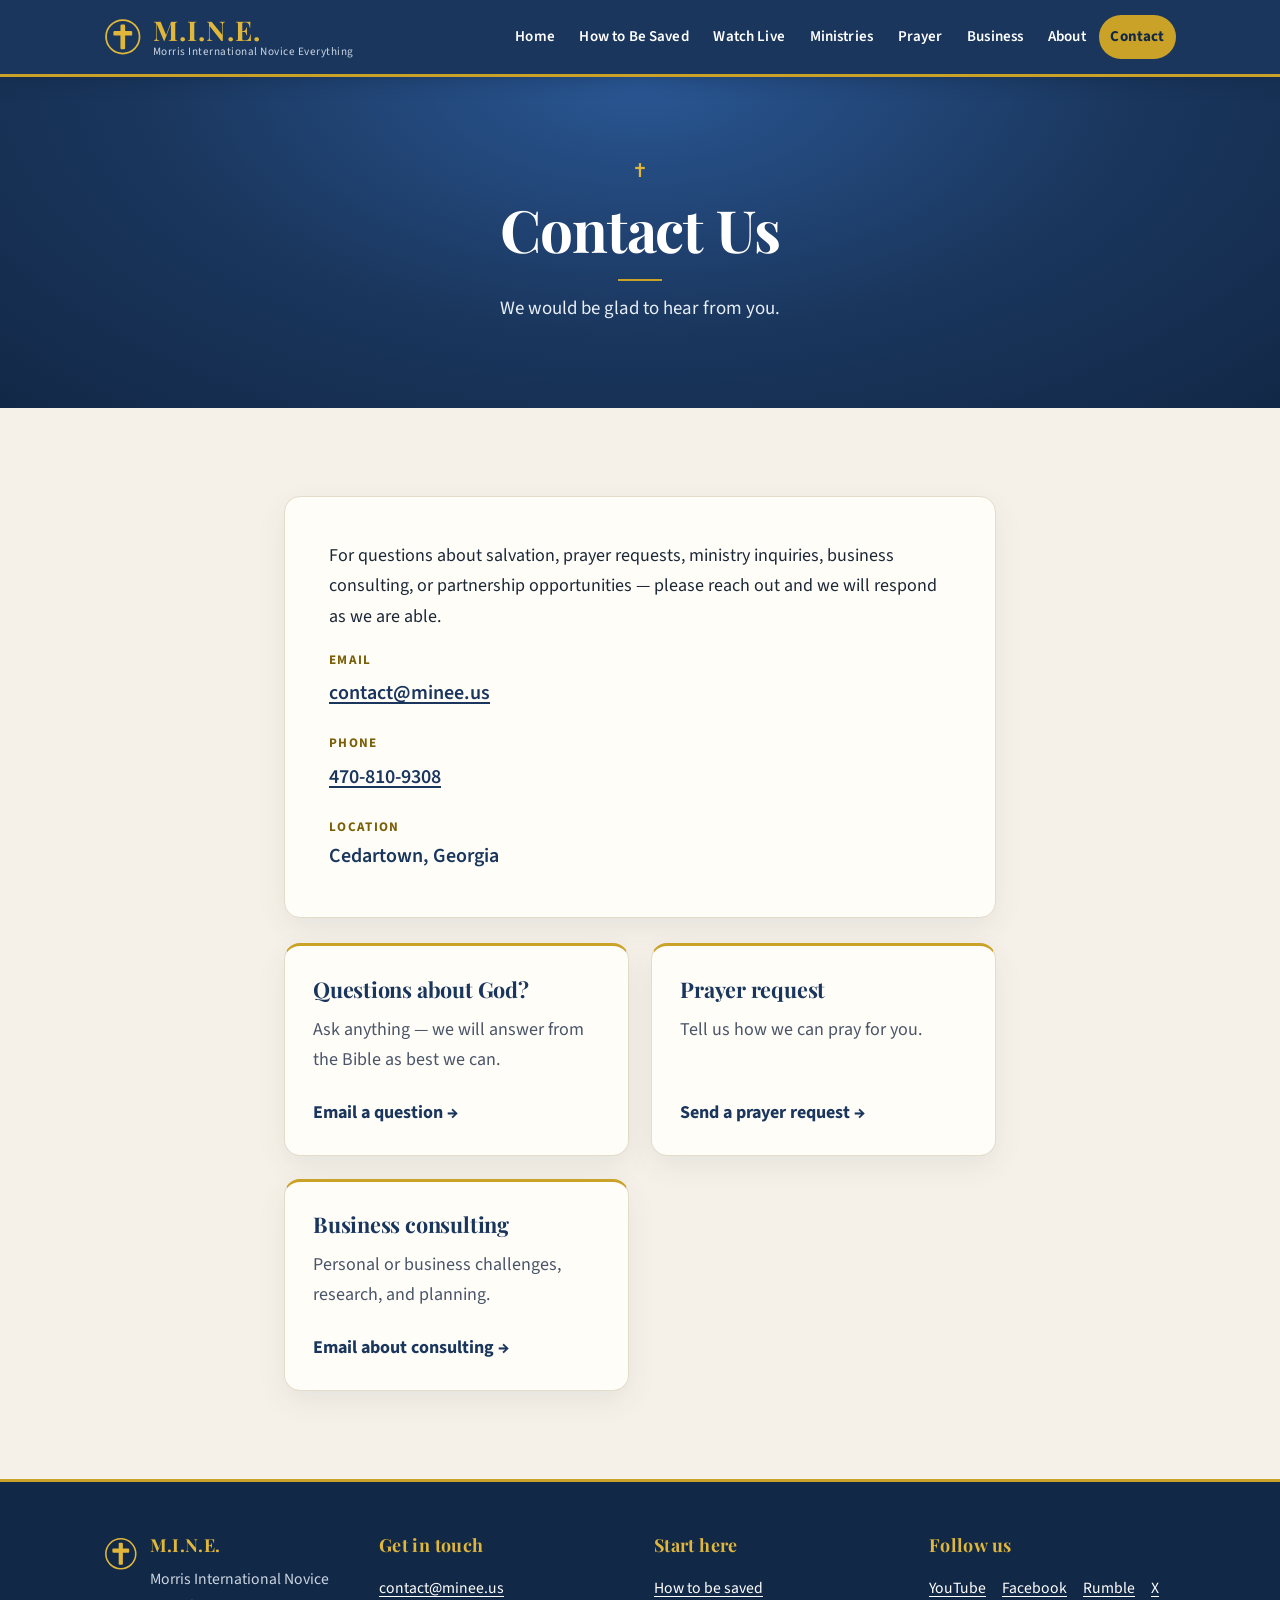
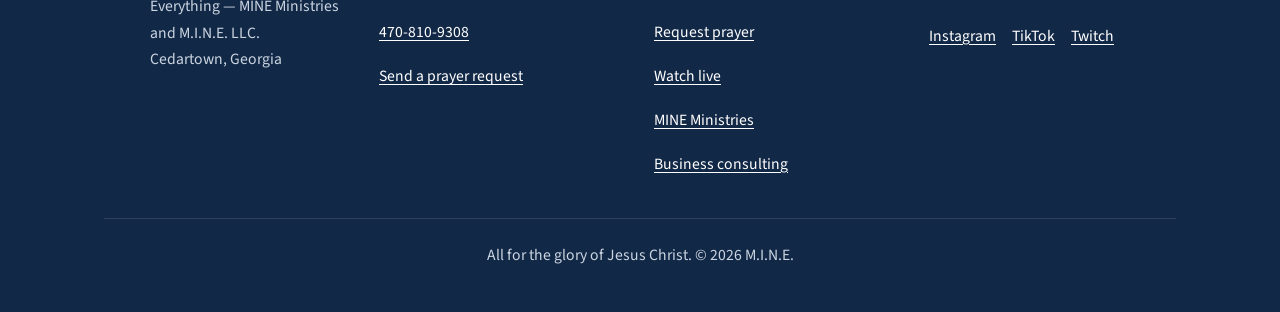
<file: contact.html>
<!DOCTYPE html>
<html lang="en">
<head>
  <meta charset="UTF-8">
  <meta name="viewport" content="width=device-width, initial-scale=1.0">
  <title>Contact M.I.N.E. — Email, Phone &amp; Prayer Requests | Cedartown, Georgia</title>
  <meta name="description" content="Contact M.I.N.E. for questions about salvation, prayer requests, ministry inquiries, business consulting, or partnership. Email contact@minee.us or call 470-810-9308.">
  <link rel="canonical" href="https://www.minee.us/contact.html">
  <meta name="theme-color" content="#1a365d">
  <link rel="icon" href="favicon.svg" type="image/svg+xml">
  <link rel="apple-touch-icon" href="favicon.svg">

  <meta property="og:type" content="website">
  <meta property="og:site_name" content="M.I.N.E.">
  <meta property="og:title" content="Contact M.I.N.E. — Email, Phone &amp; Prayer Requests | Cedartown, Georgia">
  <meta property="og:description" content="Contact M.I.N.E. for questions about salvation, prayer requests, ministry inquiries, business consulting, or partnership. Email contact@minee.us or call 470-810-9308.">
  <meta property="og:url" content="https://www.minee.us/contact.html">
  <meta property="og:image" content="https://www.minee.us/og-image.svg">
  <meta property="og:image:width" content="1200">
  <meta property="og:image:height" content="630">
  <meta property="og:image:alt" content="M.I.N.E. — Find hope and peace with God through Jesus Christ">
  <meta name="twitter:card" content="summary_large_image">
  <meta name="twitter:image" content="https://www.minee.us/og-image.svg">
  <meta name="twitter:image:alt" content="M.I.N.E. — Find hope and peace with God through Jesus Christ">
  <meta name="twitter:title" content="Contact M.I.N.E. — Email, Phone &amp; Prayer Requests | Cedartown, Georgia">
  <meta name="twitter:description" content="Contact M.I.N.E. for questions about salvation, prayer requests, ministry inquiries, business consulting, or partnership. Email contact@minee.us or call 470-810-9308.">

  <link rel="preconnect" href="https://fonts.googleapis.com">
  <link rel="preconnect" href="https://fonts.gstatic.com" crossorigin>
  <link rel="preload" as="style" href="https://fonts.googleapis.com/css2?family=Source+Sans+3:ital,wght@0,400;0,600;0,700;1,400&family=Playfair+Display:ital,wght@0,600;0,700;1,400;1,600&display=swap">
  <link rel="stylesheet" href="https://fonts.googleapis.com/css2?family=Source+Sans+3:ital,wght@0,400;0,600;0,700;1,400&family=Playfair+Display:ital,wght@0,600;0,700;1,400;1,600&display=swap" media="print" onload="this.media='all'">
  <noscript><link rel="stylesheet" href="https://fonts.googleapis.com/css2?family=Source+Sans+3:ital,wght@0,400;0,600;0,700;1,400&family=Playfair+Display:ital,wght@0,600;0,700;1,400;1,600&display=swap"></noscript>
  <style>:root{--navy:#1a365d;--navy-dark:#122847;--navy-mid:#23487a;--gold:#c9a227;--gold-light:#e0b73a;--gold-text:#7a6009;--cream:#f3eee3;--cream-deep:#e8e0d0;--paper:#fffdf8;--light:#f6f1e8;--text:#1c2836;--muted:#4a5568;--border:#e4dccb;--radius:16px;--shadow:0 10px 30px rgba(18,40,71,0.07);--shadow-hover:0 18px 44px rgba(18,40,71,0.13);--max:1120px;--font-serif:'Playfair Display',Georgia,'Times New Roman',serif;--font-sans:'Source Sans 3','Source Sans Pro',system-ui,-apple-system,'Segoe UI',Roboto,sans-serif;--header-h:4.6rem;--ease:cubic-bezier(0.22,1,0.36,1)}*,*::before,*::after{box-sizing:border-box}html{scroll-behavior:smooth}@media (prefers-reduced-motion:reduce){html{scroll-behavior:auto}*,*::before,*::after{transition:none !important;animation:none !important}}::selection{background:var(--gold);color:var(--navy-dark)}body{margin:0;font-family:var(--font-sans);font-size:1.125rem;line-height:1.7;color:var(--text);background:var(--light)}body.nav-open{overflow:hidden}h1,h2,h3{font-family:var(--font-serif);color:var(--navy);line-height:1.2;font-weight:700;margin:0 0 0.75rem;letter-spacing:-0.02em}h1{font-size:clamp(2.2rem,5.8vw,3.65rem)}h2{font-size:clamp(1.6rem,3.4vw,2.15rem)}h3{font-size:1.35rem;letter-spacing:-0.01em}p{margin:0 0 1rem}a{color:var(--navy);text-underline-offset:3px}a:hover{color:var(--gold-text)}:focus-visible{outline:3px solid var(--gold);outline-offset:3px;border-radius:4px}[id]{scroll-margin-top:calc(var(--header-h) + 0.75rem)}.skip-link{position:absolute;left:1rem;top:-100px;background:var(--gold);color:var(--navy-dark);padding:0.6rem 1rem;border-radius:8px;font-weight:700;z-index:100}.skip-link:focus{top:1rem}.container{max-width:var(--max);margin:0 auto;padding:0 1.5rem}.narrow{max-width:760px}.site-header{background:var(--navy);color:#fff;border-bottom:3px solid var(--gold);position:sticky;top:0;z-index:50;box-shadow:0 2px 18px rgba(10,22,40,0.25)}.header-inner{display:flex;align-items:center;justify-content:space-between;gap:1rem;min-height:var(--header-h)}.logo{display:flex;align-items:center;gap:0.7rem;color:#fff;text-decoration:none;line-height:1.1;min-width:0}.logo:hover{color:#fff}.logo-emblem{flex-shrink:0;width:2.35rem;height:2.35rem;display:flex;align-items:center;justify-content:center}.logo-emblem svg{width:100%;height:100%;display:block}.logo-text{display:flex;flex-direction:column;min-width:0}.logo-mark{font-family:var(--font-serif);font-size:1.7rem;font-weight:700;letter-spacing:1px;color:var(--gold-light)}.logo-sub{font-size:0.7rem;letter-spacing:0.045em;color:#cbd5e1;white-space:nowrap;overflow:hidden;text-overflow:ellipsis}.nav-toggle{display:none;align-items:center;gap:0.5rem;background:transparent;color:#fff;border:2px solid rgba(255,255,255,0.45);border-radius:8px;padding:0.55rem 0.9rem;min-height:48px;font:inherit;font-weight:600;cursor:pointer}.nav-toggle:hover{background:rgba(255,255,255,0.08)}.nav-toggle-bars,.nav-toggle-bars::before,.nav-toggle-bars::after{display:block;width:20px;height:2px;background:currentColor;position:relative}.nav-toggle-bars::before,.nav-toggle-bars::after{content:"";position:absolute;left:0}.nav-toggle-bars::before{top:-6px}.nav-toggle-bars::after{top:6px}.site-nav ul{list-style:none;margin:0;padding:0;display:flex;flex-wrap:wrap;gap:0.1rem}.site-nav a{display:flex;align-items:center;min-height:44px;padding:0.4rem 0.72rem;color:#fff;text-decoration:none;font-weight:600;font-size:0.94rem;letter-spacing:0.01em;border-radius:999px;transition:background 0.18s var(--ease),color 0.18s var(--ease)}.site-nav a:hover{background:rgba(255,255,255,0.12);color:#fff}.site-nav a[aria-current="page"]{background:var(--gold);color:var(--navy-dark);font-weight:700}@media (max-width:1000px){.js .nav-toggle{display:inline-flex}.js .site-nav{display:none;width:100%;padding:0.4rem 0 1.1rem}.js .site-nav.open{display:block;border-top:1px solid rgba(255,255,255,0.12);margin-top:0.15rem;padding-top:0.7rem}.header-inner{flex-wrap:wrap}.logo{flex:1 1 0;min-width:0}.logo-sub{font-size:0.68rem}.site-nav ul{flex-direction:column;gap:0.2rem}.site-nav a{min-height:48px;border-radius:10px;font-size:1.05rem;padding:0.6rem 1rem}html:not(.js) .site-nav{width:100%;padding-bottom:1rem}html:not(.js) .site-nav ul{flex-direction:row}}.hero{background:radial-gradient(ellipse at 50% 0%,#2a5794 0%,var(--navy) 42%,var(--navy-dark) 100%);color:#fff;text-align:center;padding:0 0 clamp(2.8rem,7vw,4.75rem)}.hero-media{position:relative;background:transparent;overflow:hidden}.hero-media::after{content:"";pointer-events:none;position:absolute;inset:0;background:linear-gradient(to right,var(--navy) 0%,transparent 16%,transparent 84%,var(--navy) 100%),linear-gradient(to bottom,rgba(26,54,93,0.12) 0%,transparent 24%,transparent 76%,var(--navy) 100%),radial-gradient(ellipse at 50% 48%,transparent 28%,rgba(26,54,93,0.3) 64%,var(--navy) 88%)}.intro-video,.hero-media .intro-video{display:block;width:100%;max-width:920px;height:auto;max-height:28vh;aspect-ratio:16 / 9;object-fit:contain;margin:0 auto;background:transparent}.hero-content{padding:clamp(1.15rem,3.4vw,2.1rem) 1.25rem 0}.intro-title{font-family:var(--font-serif);font-weight:700;font-size:clamp(1.15rem,2.8vw,1.7rem);line-height:1.3;letter-spacing:0.04em;color:var(--gold-light);margin:0 0 1rem}.intro-title::after{content:"";display:block;width:2.75rem;height:2px;background:var(--gold);margin:0.8rem auto 0}.hero h1{color:#fff;max-width:900px;margin:0 auto 1rem}.hero .lead{font-size:clamp(1.08rem,2vw,1.25rem);color:#e8eef6;max-width:640px;margin:0 auto 1.7rem;line-height:1.65}.hero .verse{font-family:var(--font-serif);font-style:italic;font-weight:400;color:var(--gold-light);max-width:36rem;margin:1.85rem auto 0;font-size:clamp(1.08rem,2vw,1.22rem);line-height:1.55}.hero .verse cite{display:block;font-style:normal;font-family:var(--font-sans);font-size:0.88rem;font-weight:600;color:#cbd5e1;margin-top:0.5rem;letter-spacing:0.04em}.intro-music-btn{display:inline-flex;align-items:center;justify-content:center;gap:0.45rem;min-height:44px;margin:1.05rem auto 0;padding:0.4rem 1.1rem;border:1px solid rgba(224,183,58,0.55);border-radius:999px;background:transparent;color:#e8eef6;font-family:var(--font-sans);font-size:0.88rem;font-weight:600;letter-spacing:0.02em;cursor:pointer;transition:background 0.18s var(--ease),color 0.18s var(--ease),border-color 0.18s var(--ease)}.intro-music-btn:hover{background:rgba(255,255,255,0.08);color:#fff;border-color:var(--gold-light)}.intro-music-btn:focus-visible{outline:3px solid var(--gold-light);outline-offset:3px}.intro-music-btn.is-playing{background:var(--gold);border-color:var(--gold);color:var(--navy-dark)}.intro-music-btn.is-playing:hover{background:var(--gold-light);border-color:var(--gold-light);color:var(--navy-dark)}.intro-music-btn:disabled{opacity:0.85;cursor:wait}.intro-music-btn svg{width:1.15rem;height:1.15rem;flex-shrink:0;fill:currentColor}.intro-music-btn .icon-pause{display:none}.intro-music-btn.is-playing .icon-play{display:none}.intro-music-btn.is-playing .icon-pause{display:block}.intro-music-credit{margin:0.5rem auto 0;max-width:40rem;font-size:0.78rem;line-height:1.45;color:#94a3b8}.intro-music-credit cite{font-style:italic;color:#cbd5e1}.intro-music-credit a{color:#cbd5e1}.intro-music-credit a:hover{color:var(--gold-light)}.intro-ctas{margin:0 auto;max-width:760px}.intro-ctas .btn{min-width:13rem}.eyebrow{display:inline-block;font-size:0.78rem;font-weight:700;letter-spacing:0.16em;text-transform:uppercase;color:var(--gold-light);margin-bottom:0.65rem}.page-hero{background:radial-gradient(ellipse at 50% 0%,#2a5794 0%,var(--navy) 55%,var(--navy-dark) 100%);color:#fff;padding:clamp(3.1rem,8vw,5.25rem) 0;text-align:center}.page-hero h1{color:#fff;margin-bottom:0.7rem}.page-hero h1::before{content:"✝";display:block;margin:0 auto 0.9rem;font-family:"Times New Roman",Times,serif;font-size:1.2rem;font-weight:400;line-height:1;color:var(--gold-light);letter-spacing:0}.page-hero h1::after{content:"";display:block;width:2.75rem;height:2px;background:var(--gold);margin:0.95rem auto 0}.page-hero p{color:#e8eef6;font-size:1.18rem;max-width:680px;margin:0 auto;line-height:1.65}.btn-row{display:flex;flex-wrap:wrap;gap:0.85rem;justify-content:center}.btn{display:inline-flex;align-items:center;justify-content:center;min-height:54px;padding:0.85rem 1.8rem;border-radius:999px;font-weight:700;font-size:1.06rem;letter-spacing:0.015em;text-decoration:none;border:2px solid transparent;transition:transform 0.2s var(--ease),background 0.2s var(--ease),box-shadow 0.2s var(--ease),border-color 0.2s var(--ease),color 0.2s var(--ease)}.btn:hover{transform:translateY(-2px)}.btn-primary{background:var(--gold);color:var(--navy-dark);box-shadow:0 8px 22px rgba(201,162,39,0.32)}.btn-primary:hover{background:var(--gold-light);color:var(--navy-dark);box-shadow:0 10px 26px rgba(201,162,39,0.42)}.btn-outline{border-color:rgba(255,255,255,0.85);color:#fff}.btn-outline:hover{background:rgba(255,255,255,0.12);color:#fff}.btn-outline-gold{border-color:var(--gold-light);color:#fff}.btn-outline-gold:hover{background:rgba(224,183,58,0.16);color:#fff;border-color:var(--gold-light)}.btn-navy{background:var(--navy);color:#fff;box-shadow:0 8px 20px rgba(18,40,71,0.18)}.btn-navy:hover{background:var(--navy-dark);color:#fff}.btn-outline-navy{border-color:var(--navy);color:var(--navy)}.btn-outline-navy:hover{background:var(--navy);color:#fff}.section{padding:clamp(3.4rem,7.5vw,5.5rem) 0}.section-alt{background:var(--paper);border-top:1px solid var(--border);border-bottom:1px solid var(--border)}.section-title{text-align:center;margin-bottom:2.4rem}.section-title h2::after{content:"";display:block;width:2.75rem;height:2px;background:var(--gold);margin:0.9rem auto 0}.section-title p{color:var(--muted);max-width:640px;margin:1.05rem auto 0}.cards{display:grid;grid-template-columns:repeat(auto-fit,minmax(240px,1fr));gap:1.4rem}.card{background:var(--paper);border:1px solid var(--border);border-top:3px solid var(--gold);border-radius:var(--radius);padding:1.9rem 1.75rem 1.65rem;box-shadow:var(--shadow);display:flex;flex-direction:column;transition:transform 0.25s var(--ease),box-shadow 0.25s var(--ease)}.card:hover{transform:translateY(-5px);box-shadow:var(--shadow-hover)}.card p{color:var(--muted)}.card .card-link{margin-top:auto;padding-top:0.4rem;font-weight:700;color:var(--navy);text-decoration:none}.card .card-link:hover{color:var(--gold-text);text-decoration:underline}.panel{background:var(--paper);border:1px solid var(--border);border-radius:var(--radius);padding:clamp(1.75rem,4.2vw,2.75rem);box-shadow:var(--shadow);margin-bottom:1.6rem}.panel.cream{background:var(--cream)}.label-gold{color:var(--gold-text);font-weight:700}ul.check{list-style:none;padding:0;margin:0 0 1rem}ul.check li{position:relative;padding-left:1.75rem;margin-bottom:0.6rem}ul.check li::before{content:"✝";position:absolute;left:0;color:var(--gold-text);font-weight:700}img{max-width:100%;height:auto}.avatar{display:block;width:172px;height:172px;margin:0 auto 1.4rem;border-radius:50%;object-fit:cover;border:4px solid var(--gold);box-shadow:var(--shadow)}.portrait{float:right;width:min(280px,42%);margin:0 0 1rem 1.5rem}.portrait img{display:block;width:100%;height:auto;border-radius:var(--radius);border:4px solid var(--gold);box-shadow:var(--shadow)}.portrait figcaption{font-size:0.85rem;color:var(--muted);text-align:center;margin-top:0.45rem}.panel::after{content:"";display:table;clear:both}@media (max-width:600px){.portrait{float:none;width:min(320px,100%);margin:0 auto 1.25rem}}.steps{counter-reset:step;display:grid;gap:1.4rem}.step{position:relative;background:var(--paper);border:1px solid var(--border);border-radius:var(--radius);padding:1.9rem 1.9rem 1.65rem 5rem;box-shadow:var(--shadow)}.step::before{counter-increment:step;content:counter(step);position:absolute;left:1.5rem;top:1.75rem;width:2.4rem;height:2.4rem;border-radius:50%;background:var(--navy);color:var(--gold-light);font-weight:700;font-family:var(--font-serif);display:flex;align-items:center;justify-content:center}.step h2{font-size:1.5rem}blockquote.scripture{margin:1.05rem 0;padding:1.15rem 1.35rem;background:var(--cream);border-left:4px solid var(--gold);border-radius:0 12px 12px 0;font-family:var(--font-serif);font-style:italic;font-weight:400;font-size:1.18rem;line-height:1.55;color:var(--navy-dark)}blockquote.scripture p{margin:0}blockquote.scripture cite{display:block;margin-top:0.5rem;font-family:var(--font-sans);font-style:normal;font-size:0.9rem;font-weight:600;color:var(--gold-text)}.prayer-box{background:radial-gradient(ellipse at 50% 0%,#2a5794 0%,var(--navy) 60%,var(--navy-dark) 100%);color:#fff;border-radius:var(--radius);padding:clamp(1.75rem,4.2vw,2.85rem);margin:2.1rem 0;box-shadow:var(--shadow)}.prayer-box h2{color:#fff}.prayer-box p.note{color:#cbd5e1;font-size:0.95rem}.prayer-box .prayer-text{font-family:var(--font-serif);font-style:italic;font-size:1.2rem;line-height:1.55;border-left:4px solid var(--gold);padding-left:1.25rem;margin:1.3rem 0;color:#fff}.cta-band{background:radial-gradient(ellipse at 50% 0%,#2a5794 0%,var(--navy) 55%,var(--navy-dark) 100%);color:#fff;text-align:center;padding:clamp(3.4rem,7.5vw,5.5rem) 0}.cta-band h2{color:#fff}.cta-band h2::after{content:"";display:block;width:2.75rem;height:2px;background:var(--gold);margin:0.9rem auto 0}.cta-band p{color:#e8eef6;max-width:620px;margin:1.15rem auto 1.7rem}.video-frame{position:relative;width:100%;aspect-ratio:16 / 9;background:var(--navy-dark);border:3px solid var(--gold);border-radius:var(--radius);overflow:hidden;box-shadow:var(--shadow)}.video-frame iframe{position:absolute;inset:0;width:100%;height:100%;border:0}.video-placeholder{position:absolute;inset:0;display:flex;flex-direction:column;align-items:center;justify-content:center;text-align:center;padding:1rem;color:#e2e8f0}.video-placeholder p{margin:0 0 0.4rem}.video-placeholder-title{font-family:var(--font-serif);font-size:clamp(1.2rem,3vw,1.6rem);color:var(--gold-light)}.social-links{list-style:none;padding:0;margin:0;display:grid;grid-template-columns:repeat(auto-fit,minmax(220px,1fr));gap:0.55rem 1rem}.social-links a{display:flex;align-items:center;min-height:48px;padding:0.5rem 1rem;border:1px solid var(--border);border-left:4px solid var(--gold);border-radius:10px;background:var(--paper);font-weight:600;text-decoration:none;transition:background 0.18s var(--ease),transform 0.18s var(--ease)}.social-links a:hover{background:var(--cream);color:var(--navy);transform:translateY(-1px)}.contact-list{list-style:none;padding:0;margin:0;display:grid;gap:1.1rem}.contact-list li{display:flex;flex-direction:column}.contact-list .k{font-size:0.82rem;font-weight:700;text-transform:uppercase;letter-spacing:0.1em;color:var(--gold-text)}.contact-list a,.contact-list .v{font-size:1.25rem;font-weight:600;color:var(--navy);word-break:break-word}.contact-list a{display:inline-flex;min-height:44px;align-items:center}.site-footer{background:var(--navy-dark);color:#cbd5e1;padding:3.25rem 0 1.7rem;font-size:0.98rem;border-top:3px solid var(--gold)}.footer-grid{display:grid;grid-template-columns:repeat(auto-fit,minmax(220px,1fr));gap:2rem 1.75rem;margin-bottom:2rem}.footer-brand{display:flex;align-items:flex-start;gap:0.75rem}.footer-brand .logo-emblem{width:2.1rem;height:2.1rem;margin-top:0.15rem}.site-footer h2{color:var(--gold-light);font-size:1.12rem;margin-bottom:0.65rem;letter-spacing:0.02em}.site-footer a{color:#fff}.site-footer a:hover{color:var(--gold-light)}.site-footer ul{list-style:none;padding:0;margin:0}.site-footer li a{display:inline-flex;min-height:44px;align-items:center}.footer-bottom{border-top:1px solid rgba(255,255,255,0.12);padding-top:1.4rem;text-align:center;color:#cbd5e1}.center{text-align:center}.mt-2{margin-top:2.1rem}.small{font-size:0.95rem;color:var(--muted)}.eyebrow-dark{color:var(--gold-text)}.music-credit{text-align:center;font-size:0.8rem;color:#a8b5c7;margin:0 0 1rem}.music-credit cite{font-style:italic}.music-credit a{color:#e2e8f0}.truths{list-style:none;counter-reset:truth;padding:0;margin:0;display:grid;grid-template-columns:repeat(auto-fit,minmax(230px,1fr));gap:1.4rem}.truth{counter-increment:truth;position:relative;background:var(--paper);border:1px solid var(--border);border-top:3px solid var(--gold);border-radius:var(--radius);box-shadow:var(--shadow);padding:3.8rem 1.55rem 1.6rem;transition:transform 0.25s var(--ease),box-shadow 0.25s var(--ease)}.truth:hover{transform:translateY(-4px);box-shadow:var(--shadow-hover)}.truth::before{content:counter(truth);position:absolute;top:1.3rem;left:1.5rem;width:2.1rem;height:2.1rem;border-radius:50%;background:var(--navy);color:var(--gold-light);font-weight:700;font-family:var(--font-serif);display:flex;align-items:center;justify-content:center}.truth h3{font-size:1.28rem;margin-bottom:0.5rem}.truth p{font-family:var(--font-serif);font-style:italic;color:var(--navy-dark);margin-bottom:0.5rem;font-size:1.08rem;line-height:1.5}.truth cite{font-style:normal;font-size:0.9rem;font-weight:600;color:var(--gold-text)}.prayer-form{display:grid;gap:0.5rem;max-width:560px;margin:1.6rem auto 0}.prayer-form label{font-weight:700;color:var(--navy);margin-top:0.55rem}.prayer-form .optional{font-weight:400;color:var(--muted)}.prayer-form input,.prayer-form textarea{font:inherit;width:100%;padding:0.85rem 1rem;min-height:50px;border:2px solid #c5bba8;border-radius:12px;background:#fff;color:var(--text);transition:border-color 0.18s var(--ease)}.prayer-form input:hover,.prayer-form textarea:hover{border-color:#9aa7b8}.prayer-form input:focus,.prayer-form textarea:focus{border-color:var(--navy);outline:3px solid var(--gold);outline-offset:1px}.prayer-form textarea{resize:vertical;min-height:160px}.prayer-form .btn{margin-top:1.05rem;width:100%;border:0;cursor:pointer;font-family:inherit}.live-facade{position:absolute;inset:0;width:100%;height:100%;border:0;cursor:pointer;background:radial-gradient(circle at 50% 40%,#24477a 0%,var(--navy-dark) 70%);color:#fff;display:flex;flex-direction:column;align-items:center;justify-content:center;gap:0.55rem;font:inherit;padding:1rem;text-align:center}.live-play{width:80px;height:80px;border-radius:50%;background:var(--gold);display:flex;align-items:center;justify-content:center;box-shadow:0 6px 24px rgba(0,0,0,0.35);transition:transform 0.2s var(--ease)}.live-play svg{width:40px;height:40px;fill:var(--navy-dark);margin-left:4px}.live-facade:hover .live-play{transform:scale(1.07)}.live-facade-title{font-family:var(--font-serif);font-size:clamp(1.2rem,3vw,1.6rem);font-weight:700;color:var(--gold-light)}.live-facade-sub{font-size:0.95rem;color:#cbd5e1}.footer-social{display:flex;flex-wrap:wrap;gap:0.25rem 1rem}.js .reveal{opacity:0;transform:translateY(1.15rem)}.js .reveal.is-in{opacity:1;transform:none;transition:opacity 0.85s var(--ease),transform 0.85s var(--ease)}@media (prefers-reduced-motion:reduce){.js .reveal,.js .reveal.is-in{opacity:1;transform:none;transition:none}}@media (max-width:600px){body{font-size:1.0625rem}.container{padding:0 1.2rem}.step{padding:4.25rem 1.25rem 1.25rem}.step::before{left:1.25rem;top:1.25rem}.btn{width:100%}.intro-music-btn{width:auto}.intro-video,.hero-media .intro-video{max-height:24vh}.intro-ctas{gap:0.6rem;max-width:360px}.intro-ctas .btn{min-height:52px;padding:0.75rem 1.2rem;min-width:0}.hero{padding-bottom:2.5rem}.hero-content{padding-top:1rem}.intro-title{margin-bottom:0.8rem}.hero .lead{margin-bottom:1.25rem}.hero .verse{margin-top:1.4rem}.truth{padding:3.4rem 1.25rem 1.25rem}.logo-emblem{width:2.1rem;height:2.1rem}.logo-sub{display:none}.section{padding:2.85rem 0}.page-hero{padding:2.6rem 0 2.5rem}}</style>
  <script>document.documentElement.classList.add('js');</script>
  <script type="application/ld+json">{"@context": "https://schema.org", "@type": "Organization", "@id": "https://www.minee.us/#org", "name": "M.I.N.E. (Morris International Novice Everything)", "alternateName": ["MINE Ministries", "M.I.N.E. LLC"], "url": "https://www.minee.us/", "logo": "https://www.minee.us/favicon.svg", "email": "contact@minee.us", "telephone": "+1-470-810-9308", "founder": {"@type": "Person", "name": "Ollie Mitchell Morris"}, "address": {"@type": "PostalAddress", "addressLocality": "Cedartown", "addressRegion": "GA", "addressCountry": "US"}, "areaServed": "Polk County, Georgia", "sameAs": ["https://www.youtube.com/channel/UC8Uq012OZdbeGq6fk_z5RRQ", "https://www.facebook.com/359092750619636", "https://rumble.com/user/M6977M", "https://x.com/777Jesus2019", "https://www.instagram.com/4.king.jesus", "https://vm.tiktok.com/ZThKaVoeJ/", "https://www.twitch.tv/mm6977"]}</script>
</head>
<body>
  <a class="skip-link" href="#main">Skip to main content</a>

  <header class="site-header">
    <div class="container header-inner">
      <a class="logo" href="index.html">
        <span class="logo-emblem" aria-hidden="true">
          <svg viewBox="0 0 32 32" focusable="false">
            <circle cx="16" cy="16" r="14.25" fill="none" stroke="#e0b73a" stroke-width="1.5"/>
            <rect x="14" y="5.5" width="4" height="21" rx="1" fill="#e0b73a"/>
            <rect x="8" y="11" width="16" height="4" rx="1" fill="#e0b73a"/>
          </svg>
        </span>
        <span class="logo-text">
          <span class="logo-mark">M.I.N.E.</span>
          <span class="logo-sub">Morris International Novice Everything</span>
        </span>
      </a>
      <button class="nav-toggle" type="button" aria-expanded="false" aria-controls="site-nav">
        <span class="nav-toggle-bars" aria-hidden="true"></span>
        Menu
      </button>
      <nav id="site-nav" class="site-nav" aria-label="Main">
        <ul>
        <li><a href="index.html">Home</a></li>
        <li><a href="saved.html">How to Be Saved</a></li>
        <li><a href="live.html">Watch Live</a></li>
        <li><a href="ministries.html">Ministries</a></li>
        <li><a href="prayer.html">Prayer</a></li>
        <li><a href="business.html">Business</a></li>
        <li><a href="about.html">About</a></li>
        <li><a href="contact.html" aria-current="page">Contact</a></li>
        </ul>
      </nav>
    </div>
  </header>

  <main id="main">
    <section class="page-hero">
      <div class="container">
        <h1>Contact Us</h1>
        <p>We would be glad to hear from you.</p>
      </div>
    </section>

    <section class="section reveal">
      <div class="container narrow">
        <div class="panel">
          <p>For questions about salvation, prayer requests, ministry inquiries, business consulting, or partnership opportunities — please reach out and we will respond as we are able.</p>
          <ul class="contact-list">
            <li><span class="k">Email</span><a href="mailto:contact@minee.us">contact@minee.us</a></li>
            <li><span class="k">Phone</span><a href="tel:+14708109308">470-810-9308</a></li>
            <li><span class="k">Location</span><span class="v">Cedartown, Georgia</span></li>
          </ul>
        </div>

        <div class="cards">
          <article class="card">
            <h3>Questions about God?</h3>
            <p>Ask anything — we will answer from the Bible as best we can.</p>
            <a class="card-link" href="mailto:contact@minee.us?subject=Questions%20about%20salvation">Email a question →</a>
          </article>
          <article class="card">
            <h3>Prayer request</h3>
            <p>Tell us how we can pray for you.</p>
            <a class="card-link" href="mailto:contact@minee.us?subject=Prayer%20Request&body=First%20name%20(optional)%3A%0D%0A%0D%0AHow%20can%20we%20pray%20for%20you%3F%0D%0A%0D%0A">Send a prayer request →</a>
          </article>
          <article class="card">
            <h3>Business consulting</h3>
            <p>Personal or business challenges, research, and planning.</p>
            <a class="card-link" href="mailto:contact@minee.us?subject=Business%20consulting%20inquiry">Email about consulting →</a>
          </article>
        </div>
      </div>
    </section>
  </main>

  <footer class="site-footer">
    <div class="container">
      <div class="footer-grid">
        <div class="footer-brand">
        <span class="logo-emblem" aria-hidden="true">
          <svg viewBox="0 0 32 32" focusable="false">
            <circle cx="16" cy="16" r="14.25" fill="none" stroke="#e0b73a" stroke-width="1.5"/>
            <rect x="14" y="5.5" width="4" height="21" rx="1" fill="#e0b73a"/>
            <rect x="8" y="11" width="16" height="4" rx="1" fill="#e0b73a"/>
          </svg>
        </span>
          <div>
          <h2>M.I.N.E.</h2>
          <p>Morris International Novice Everything — MINE Ministries and M.I.N.E. LLC.<br>Cedartown, Georgia</p>
          </div>
        </div>
        <div>
          <h2>Get in touch</h2>
          <ul>
            <li><a href="mailto:contact@minee.us">contact@minee.us</a></li>
            <li><a href="tel:+14708109308">470-810-9308</a></li>
            <li><a href="mailto:contact@minee.us?subject=Prayer%20Request&body=First%20name%20(optional)%3A%0D%0A%0D%0AHow%20can%20we%20pray%20for%20you%3F%0D%0A%0D%0A">Send a prayer request</a></li>
          </ul>
        </div>
        <div>
          <h2>Start here</h2>
          <ul>
            <li><a href="saved.html">How to be saved</a></li>
            <li><a href="prayer.html">Request prayer</a></li>
            <li><a href="live.html">Watch live</a></li>
            <li><a href="ministries.html">MINE Ministries</a></li>
            <li><a href="business.html">Business consulting</a></li>
          </ul>
        </div>
        <div>
          <h2>Follow us</h2>
          <ul class="footer-social">
            <li><a href="https://www.youtube.com/channel/UC8Uq012OZdbeGq6fk_z5RRQ" target="_blank" rel="noopener">YouTube</a></li>
            <li><a href="https://www.facebook.com/359092750619636" target="_blank" rel="noopener">Facebook</a></li>
            <li><a href="https://rumble.com/user/M6977M" target="_blank" rel="noopener">Rumble</a></li>
            <li><a href="https://x.com/777Jesus2019" target="_blank" rel="noopener">X</a></li>
            <li><a href="https://www.instagram.com/4.king.jesus" target="_blank" rel="noopener">Instagram</a></li>
            <li><a href="https://vm.tiktok.com/ZThKaVoeJ/" target="_blank" rel="noopener">TikTok</a></li>
            <li><a href="https://www.twitch.tv/mm6977" target="_blank" rel="noopener">Twitch</a></li>
          </ul>
        </div>
      </div>

      <p class="footer-bottom">All for the glory of Jesus Christ. &copy; 2026 M.I.N.E.</p>
    </div>
  </footer>

  <script src="script.js" defer></script>
</body>
</html>
</file>
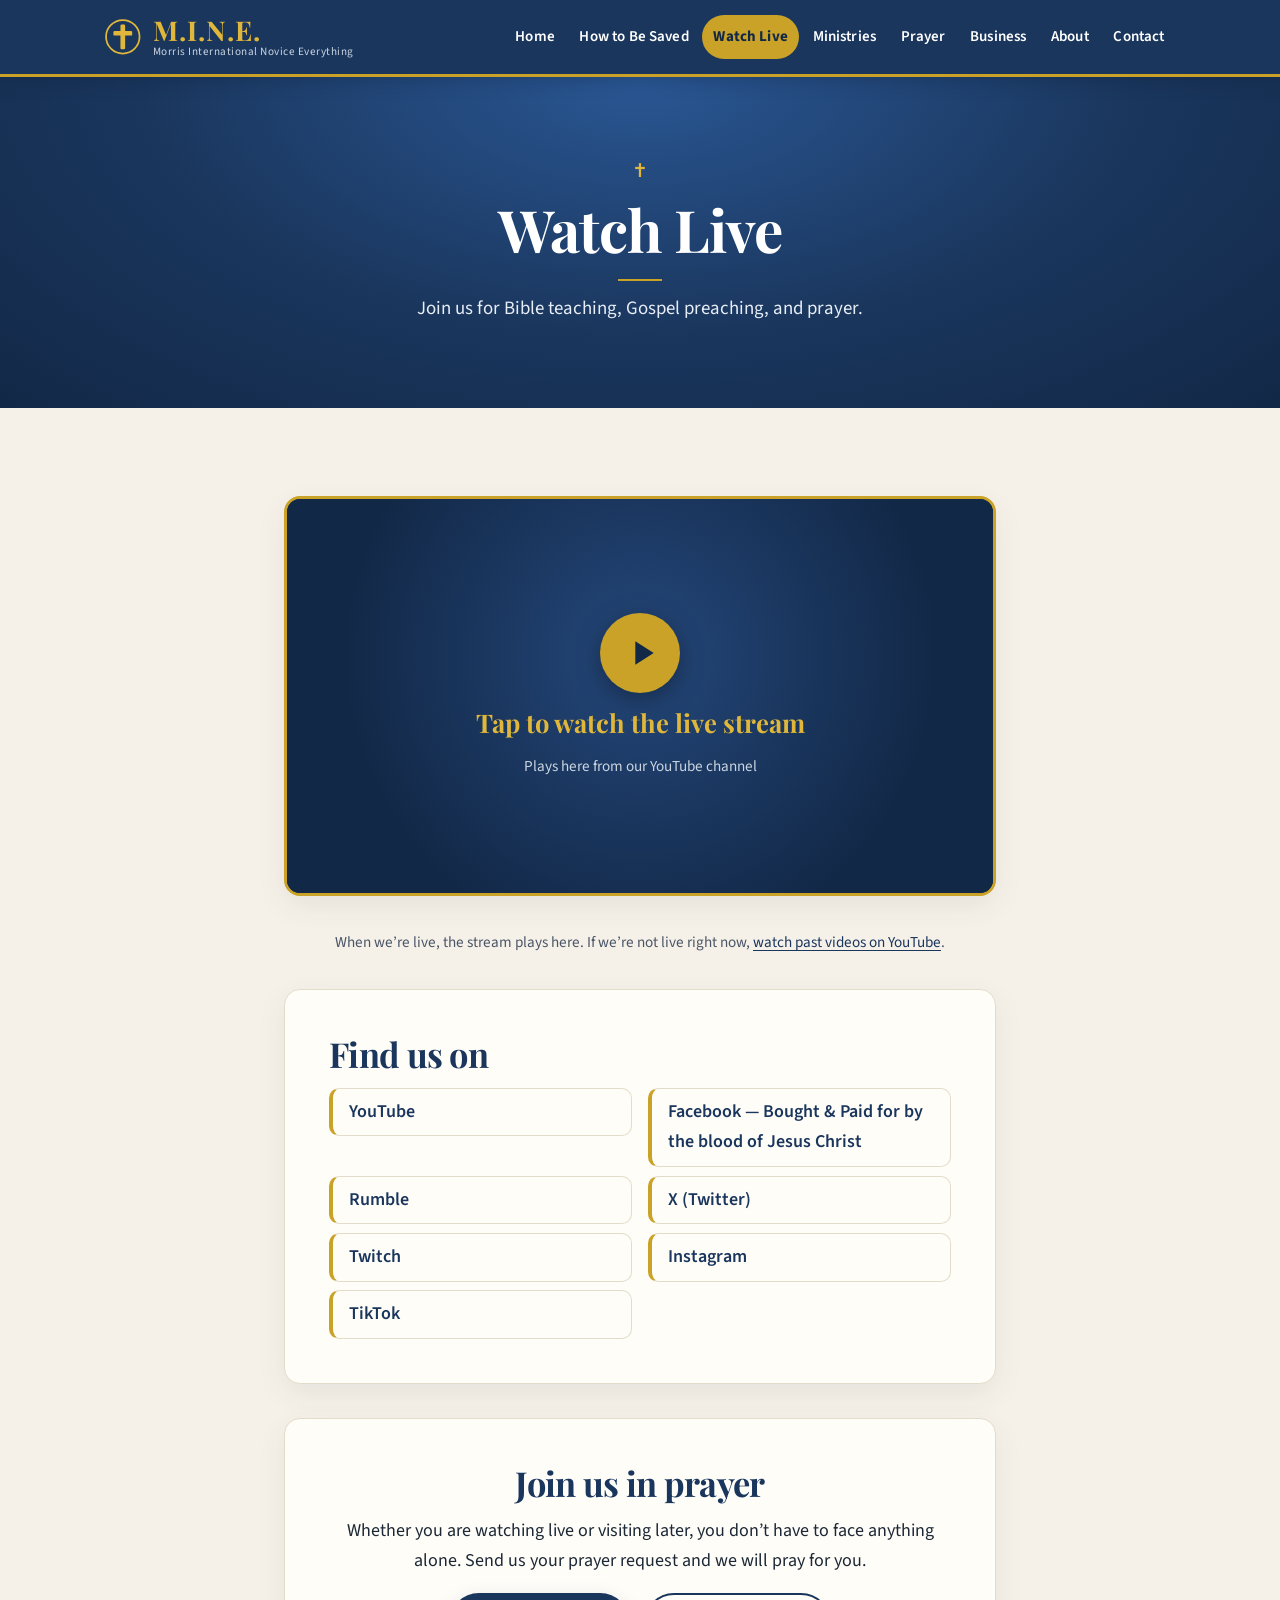
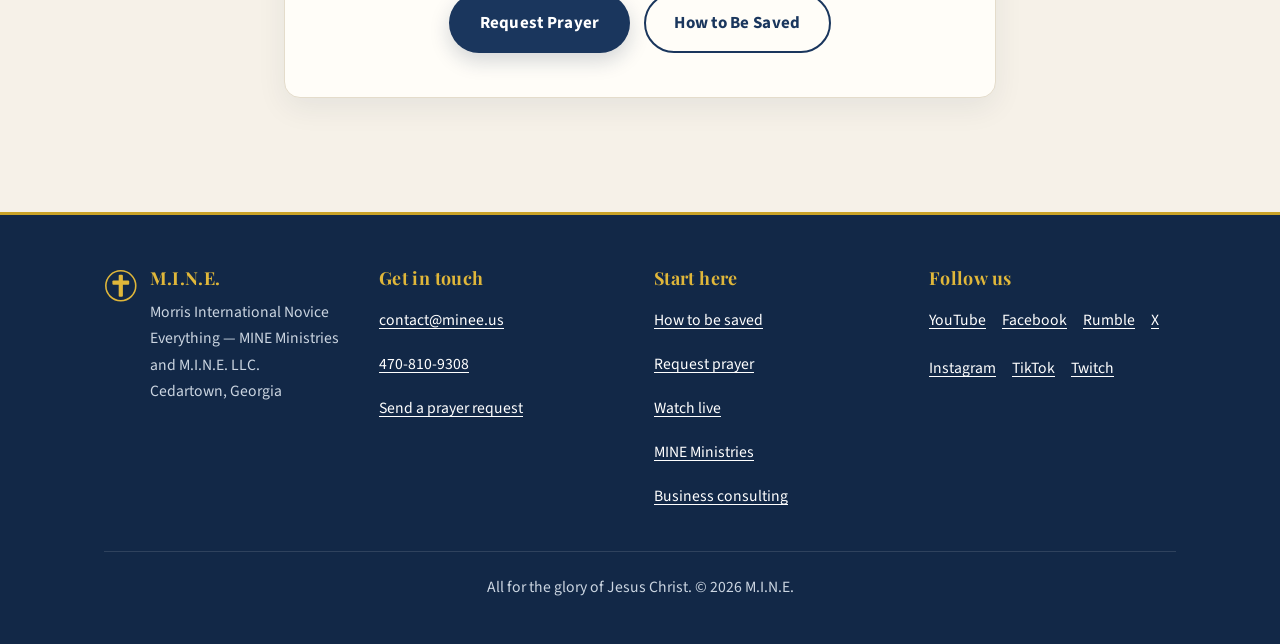
<file: live.html>
<!DOCTYPE html>
<html lang="en">
<head>
  <meta charset="UTF-8">
  <meta name="viewport" content="width=device-width, initial-scale=1.0">
  <title>Watch Live — MINE Ministries | M.I.N.E.</title>
  <meta name="description" content="Watch MINE Ministries live on YouTube, and find us on Facebook, Rumble, X, Twitch, Instagram and TikTok. Join us in prayer and send a prayer request anytime.">
  <link rel="canonical" href="https://www.minee.us/live.html">
  <meta name="theme-color" content="#1a365d">
  <link rel="icon" href="favicon.svg" type="image/svg+xml">
  <link rel="apple-touch-icon" href="favicon.svg">

  <meta property="og:type" content="website">
  <meta property="og:site_name" content="M.I.N.E.">
  <meta property="og:title" content="Watch Live — MINE Ministries | M.I.N.E.">
  <meta property="og:description" content="Watch MINE Ministries live on YouTube, and find us on Facebook, Rumble, X, Twitch, Instagram and TikTok. Join us in prayer and send a prayer request anytime.">
  <meta property="og:url" content="https://www.minee.us/live.html">
  <meta property="og:image" content="https://www.minee.us/og-image.svg">
  <meta property="og:image:width" content="1200">
  <meta property="og:image:height" content="630">
  <meta property="og:image:alt" content="M.I.N.E. — Find hope and peace with God through Jesus Christ">
  <meta name="twitter:card" content="summary_large_image">
  <meta name="twitter:image" content="https://www.minee.us/og-image.svg">
  <meta name="twitter:image:alt" content="M.I.N.E. — Find hope and peace with God through Jesus Christ">
  <meta name="twitter:title" content="Watch Live — MINE Ministries | M.I.N.E.">
  <meta name="twitter:description" content="Watch MINE Ministries live on YouTube, and find us on Facebook, Rumble, X, Twitch, Instagram and TikTok. Join us in prayer and send a prayer request anytime.">

  <link rel="preconnect" href="https://fonts.googleapis.com">
  <link rel="preconnect" href="https://fonts.gstatic.com" crossorigin>
  <link rel="preload" as="style" href="https://fonts.googleapis.com/css2?family=Source+Sans+3:ital,wght@0,400;0,600;0,700;1,400&family=Playfair+Display:ital,wght@0,600;0,700;1,400;1,600&display=swap">
  <link rel="stylesheet" href="https://fonts.googleapis.com/css2?family=Source+Sans+3:ital,wght@0,400;0,600;0,700;1,400&family=Playfair+Display:ital,wght@0,600;0,700;1,400;1,600&display=swap" media="print" onload="this.media='all'">
  <noscript><link rel="stylesheet" href="https://fonts.googleapis.com/css2?family=Source+Sans+3:ital,wght@0,400;0,600;0,700;1,400&family=Playfair+Display:ital,wght@0,600;0,700;1,400;1,600&display=swap"></noscript>
  <style>:root{--navy:#1a365d;--navy-dark:#122847;--navy-mid:#23487a;--gold:#c9a227;--gold-light:#e0b73a;--gold-text:#7a6009;--cream:#f3eee3;--cream-deep:#e8e0d0;--paper:#fffdf8;--light:#f6f1e8;--text:#1c2836;--muted:#4a5568;--border:#e4dccb;--radius:16px;--shadow:0 10px 30px rgba(18,40,71,0.07);--shadow-hover:0 18px 44px rgba(18,40,71,0.13);--max:1120px;--font-serif:'Playfair Display',Georgia,'Times New Roman',serif;--font-sans:'Source Sans 3','Source Sans Pro',system-ui,-apple-system,'Segoe UI',Roboto,sans-serif;--header-h:4.6rem;--ease:cubic-bezier(0.22,1,0.36,1)}*,*::before,*::after{box-sizing:border-box}html{scroll-behavior:smooth}@media (prefers-reduced-motion:reduce){html{scroll-behavior:auto}*,*::before,*::after{transition:none !important;animation:none !important}}::selection{background:var(--gold);color:var(--navy-dark)}body{margin:0;font-family:var(--font-sans);font-size:1.125rem;line-height:1.7;color:var(--text);background:var(--light)}body.nav-open{overflow:hidden}h1,h2,h3{font-family:var(--font-serif);color:var(--navy);line-height:1.2;font-weight:700;margin:0 0 0.75rem;letter-spacing:-0.02em}h1{font-size:clamp(2.2rem,5.8vw,3.65rem)}h2{font-size:clamp(1.6rem,3.4vw,2.15rem)}h3{font-size:1.35rem;letter-spacing:-0.01em}p{margin:0 0 1rem}a{color:var(--navy);text-underline-offset:3px}a:hover{color:var(--gold-text)}:focus-visible{outline:3px solid var(--gold);outline-offset:3px;border-radius:4px}[id]{scroll-margin-top:calc(var(--header-h) + 0.75rem)}.skip-link{position:absolute;left:1rem;top:-100px;background:var(--gold);color:var(--navy-dark);padding:0.6rem 1rem;border-radius:8px;font-weight:700;z-index:100}.skip-link:focus{top:1rem}.container{max-width:var(--max);margin:0 auto;padding:0 1.5rem}.narrow{max-width:760px}.site-header{background:var(--navy);color:#fff;border-bottom:3px solid var(--gold);position:sticky;top:0;z-index:50;box-shadow:0 2px 18px rgba(10,22,40,0.25)}.header-inner{display:flex;align-items:center;justify-content:space-between;gap:1rem;min-height:var(--header-h)}.logo{display:flex;align-items:center;gap:0.7rem;color:#fff;text-decoration:none;line-height:1.1;min-width:0}.logo:hover{color:#fff}.logo-emblem{flex-shrink:0;width:2.35rem;height:2.35rem;display:flex;align-items:center;justify-content:center}.logo-emblem svg{width:100%;height:100%;display:block}.logo-text{display:flex;flex-direction:column;min-width:0}.logo-mark{font-family:var(--font-serif);font-size:1.7rem;font-weight:700;letter-spacing:1px;color:var(--gold-light)}.logo-sub{font-size:0.7rem;letter-spacing:0.045em;color:#cbd5e1;white-space:nowrap;overflow:hidden;text-overflow:ellipsis}.nav-toggle{display:none;align-items:center;gap:0.5rem;background:transparent;color:#fff;border:2px solid rgba(255,255,255,0.45);border-radius:8px;padding:0.55rem 0.9rem;min-height:48px;font:inherit;font-weight:600;cursor:pointer}.nav-toggle:hover{background:rgba(255,255,255,0.08)}.nav-toggle-bars,.nav-toggle-bars::before,.nav-toggle-bars::after{display:block;width:20px;height:2px;background:currentColor;position:relative}.nav-toggle-bars::before,.nav-toggle-bars::after{content:"";position:absolute;left:0}.nav-toggle-bars::before{top:-6px}.nav-toggle-bars::after{top:6px}.site-nav ul{list-style:none;margin:0;padding:0;display:flex;flex-wrap:wrap;gap:0.1rem}.site-nav a{display:flex;align-items:center;min-height:44px;padding:0.4rem 0.72rem;color:#fff;text-decoration:none;font-weight:600;font-size:0.94rem;letter-spacing:0.01em;border-radius:999px;transition:background 0.18s var(--ease),color 0.18s var(--ease)}.site-nav a:hover{background:rgba(255,255,255,0.12);color:#fff}.site-nav a[aria-current="page"]{background:var(--gold);color:var(--navy-dark);font-weight:700}@media (max-width:1000px){.js .nav-toggle{display:inline-flex}.js .site-nav{display:none;width:100%;padding:0.4rem 0 1.1rem}.js .site-nav.open{display:block;border-top:1px solid rgba(255,255,255,0.12);margin-top:0.15rem;padding-top:0.7rem}.header-inner{flex-wrap:wrap}.logo{flex:1 1 0;min-width:0}.logo-sub{font-size:0.68rem}.site-nav ul{flex-direction:column;gap:0.2rem}.site-nav a{min-height:48px;border-radius:10px;font-size:1.05rem;padding:0.6rem 1rem}html:not(.js) .site-nav{width:100%;padding-bottom:1rem}html:not(.js) .site-nav ul{flex-direction:row}}.hero{background:radial-gradient(ellipse at 50% 0%,#2a5794 0%,var(--navy) 42%,var(--navy-dark) 100%);color:#fff;text-align:center;padding:0 0 clamp(2.8rem,7vw,4.75rem)}.hero-media{position:relative;background:transparent;overflow:hidden}.hero-media::after{content:"";pointer-events:none;position:absolute;inset:0;background:linear-gradient(to right,var(--navy) 0%,transparent 16%,transparent 84%,var(--navy) 100%),linear-gradient(to bottom,rgba(26,54,93,0.12) 0%,transparent 24%,transparent 76%,var(--navy) 100%),radial-gradient(ellipse at 50% 48%,transparent 28%,rgba(26,54,93,0.3) 64%,var(--navy) 88%)}.intro-video,.hero-media .intro-video{display:block;width:100%;max-width:920px;height:auto;max-height:28vh;aspect-ratio:16 / 9;object-fit:contain;margin:0 auto;background:transparent}.hero-content{padding:clamp(1.15rem,3.4vw,2.1rem) 1.25rem 0}.intro-title{font-family:var(--font-serif);font-weight:700;font-size:clamp(1.15rem,2.8vw,1.7rem);line-height:1.3;letter-spacing:0.04em;color:var(--gold-light);margin:0 0 1rem}.intro-title::after{content:"";display:block;width:2.75rem;height:2px;background:var(--gold);margin:0.8rem auto 0}.hero h1{color:#fff;max-width:900px;margin:0 auto 1rem}.hero .lead{font-size:clamp(1.08rem,2vw,1.25rem);color:#e8eef6;max-width:640px;margin:0 auto 1.7rem;line-height:1.65}.hero .verse{font-family:var(--font-serif);font-style:italic;font-weight:400;color:var(--gold-light);max-width:36rem;margin:1.85rem auto 0;font-size:clamp(1.08rem,2vw,1.22rem);line-height:1.55}.hero .verse cite{display:block;font-style:normal;font-family:var(--font-sans);font-size:0.88rem;font-weight:600;color:#cbd5e1;margin-top:0.5rem;letter-spacing:0.04em}.intro-music-btn{display:inline-flex;align-items:center;justify-content:center;gap:0.45rem;min-height:44px;margin:1.05rem auto 0;padding:0.4rem 1.1rem;border:1px solid rgba(224,183,58,0.55);border-radius:999px;background:transparent;color:#e8eef6;font-family:var(--font-sans);font-size:0.88rem;font-weight:600;letter-spacing:0.02em;cursor:pointer;transition:background 0.18s var(--ease),color 0.18s var(--ease),border-color 0.18s var(--ease)}.intro-music-btn:hover{background:rgba(255,255,255,0.08);color:#fff;border-color:var(--gold-light)}.intro-music-btn:focus-visible{outline:3px solid var(--gold-light);outline-offset:3px}.intro-music-btn.is-playing{background:var(--gold);border-color:var(--gold);color:var(--navy-dark)}.intro-music-btn.is-playing:hover{background:var(--gold-light);border-color:var(--gold-light);color:var(--navy-dark)}.intro-music-btn:disabled{opacity:0.85;cursor:wait}.intro-music-btn svg{width:1.15rem;height:1.15rem;flex-shrink:0;fill:currentColor}.intro-music-btn .icon-pause{display:none}.intro-music-btn.is-playing .icon-play{display:none}.intro-music-btn.is-playing .icon-pause{display:block}.intro-music-credit{margin:0.5rem auto 0;max-width:40rem;font-size:0.78rem;line-height:1.45;color:#94a3b8}.intro-music-credit cite{font-style:italic;color:#cbd5e1}.intro-music-credit a{color:#cbd5e1}.intro-music-credit a:hover{color:var(--gold-light)}.intro-ctas{margin:0 auto;max-width:760px}.intro-ctas .btn{min-width:13rem}.eyebrow{display:inline-block;font-size:0.78rem;font-weight:700;letter-spacing:0.16em;text-transform:uppercase;color:var(--gold-light);margin-bottom:0.65rem}.page-hero{background:radial-gradient(ellipse at 50% 0%,#2a5794 0%,var(--navy) 55%,var(--navy-dark) 100%);color:#fff;padding:clamp(3.1rem,8vw,5.25rem) 0;text-align:center}.page-hero h1{color:#fff;margin-bottom:0.7rem}.page-hero h1::before{content:"✝";display:block;margin:0 auto 0.9rem;font-family:"Times New Roman",Times,serif;font-size:1.2rem;font-weight:400;line-height:1;color:var(--gold-light);letter-spacing:0}.page-hero h1::after{content:"";display:block;width:2.75rem;height:2px;background:var(--gold);margin:0.95rem auto 0}.page-hero p{color:#e8eef6;font-size:1.18rem;max-width:680px;margin:0 auto;line-height:1.65}.btn-row{display:flex;flex-wrap:wrap;gap:0.85rem;justify-content:center}.btn{display:inline-flex;align-items:center;justify-content:center;min-height:54px;padding:0.85rem 1.8rem;border-radius:999px;font-weight:700;font-size:1.06rem;letter-spacing:0.015em;text-decoration:none;border:2px solid transparent;transition:transform 0.2s var(--ease),background 0.2s var(--ease),box-shadow 0.2s var(--ease),border-color 0.2s var(--ease),color 0.2s var(--ease)}.btn:hover{transform:translateY(-2px)}.btn-primary{background:var(--gold);color:var(--navy-dark);box-shadow:0 8px 22px rgba(201,162,39,0.32)}.btn-primary:hover{background:var(--gold-light);color:var(--navy-dark);box-shadow:0 10px 26px rgba(201,162,39,0.42)}.btn-outline{border-color:rgba(255,255,255,0.85);color:#fff}.btn-outline:hover{background:rgba(255,255,255,0.12);color:#fff}.btn-outline-gold{border-color:var(--gold-light);color:#fff}.btn-outline-gold:hover{background:rgba(224,183,58,0.16);color:#fff;border-color:var(--gold-light)}.btn-navy{background:var(--navy);color:#fff;box-shadow:0 8px 20px rgba(18,40,71,0.18)}.btn-navy:hover{background:var(--navy-dark);color:#fff}.btn-outline-navy{border-color:var(--navy);color:var(--navy)}.btn-outline-navy:hover{background:var(--navy);color:#fff}.section{padding:clamp(3.4rem,7.5vw,5.5rem) 0}.section-alt{background:var(--paper);border-top:1px solid var(--border);border-bottom:1px solid var(--border)}.section-title{text-align:center;margin-bottom:2.4rem}.section-title h2::after{content:"";display:block;width:2.75rem;height:2px;background:var(--gold);margin:0.9rem auto 0}.section-title p{color:var(--muted);max-width:640px;margin:1.05rem auto 0}.cards{display:grid;grid-template-columns:repeat(auto-fit,minmax(240px,1fr));gap:1.4rem}.card{background:var(--paper);border:1px solid var(--border);border-top:3px solid var(--gold);border-radius:var(--radius);padding:1.9rem 1.75rem 1.65rem;box-shadow:var(--shadow);display:flex;flex-direction:column;transition:transform 0.25s var(--ease),box-shadow 0.25s var(--ease)}.card:hover{transform:translateY(-5px);box-shadow:var(--shadow-hover)}.card p{color:var(--muted)}.card .card-link{margin-top:auto;padding-top:0.4rem;font-weight:700;color:var(--navy);text-decoration:none}.card .card-link:hover{color:var(--gold-text);text-decoration:underline}.panel{background:var(--paper);border:1px solid var(--border);border-radius:var(--radius);padding:clamp(1.75rem,4.2vw,2.75rem);box-shadow:var(--shadow);margin-bottom:1.6rem}.panel.cream{background:var(--cream)}.label-gold{color:var(--gold-text);font-weight:700}ul.check{list-style:none;padding:0;margin:0 0 1rem}ul.check li{position:relative;padding-left:1.75rem;margin-bottom:0.6rem}ul.check li::before{content:"✝";position:absolute;left:0;color:var(--gold-text);font-weight:700}img{max-width:100%;height:auto}.avatar{display:block;width:172px;height:172px;margin:0 auto 1.4rem;border-radius:50%;object-fit:cover;border:4px solid var(--gold);box-shadow:var(--shadow)}.portrait{float:right;width:min(280px,42%);margin:0 0 1rem 1.5rem}.portrait img{display:block;width:100%;height:auto;border-radius:var(--radius);border:4px solid var(--gold);box-shadow:var(--shadow)}.portrait figcaption{font-size:0.85rem;color:var(--muted);text-align:center;margin-top:0.45rem}.panel::after{content:"";display:table;clear:both}@media (max-width:600px){.portrait{float:none;width:min(320px,100%);margin:0 auto 1.25rem}}.steps{counter-reset:step;display:grid;gap:1.4rem}.step{position:relative;background:var(--paper);border:1px solid var(--border);border-radius:var(--radius);padding:1.9rem 1.9rem 1.65rem 5rem;box-shadow:var(--shadow)}.step::before{counter-increment:step;content:counter(step);position:absolute;left:1.5rem;top:1.75rem;width:2.4rem;height:2.4rem;border-radius:50%;background:var(--navy);color:var(--gold-light);font-weight:700;font-family:var(--font-serif);display:flex;align-items:center;justify-content:center}.step h2{font-size:1.5rem}blockquote.scripture{margin:1.05rem 0;padding:1.15rem 1.35rem;background:var(--cream);border-left:4px solid var(--gold);border-radius:0 12px 12px 0;font-family:var(--font-serif);font-style:italic;font-weight:400;font-size:1.18rem;line-height:1.55;color:var(--navy-dark)}blockquote.scripture p{margin:0}blockquote.scripture cite{display:block;margin-top:0.5rem;font-family:var(--font-sans);font-style:normal;font-size:0.9rem;font-weight:600;color:var(--gold-text)}.prayer-box{background:radial-gradient(ellipse at 50% 0%,#2a5794 0%,var(--navy) 60%,var(--navy-dark) 100%);color:#fff;border-radius:var(--radius);padding:clamp(1.75rem,4.2vw,2.85rem);margin:2.1rem 0;box-shadow:var(--shadow)}.prayer-box h2{color:#fff}.prayer-box p.note{color:#cbd5e1;font-size:0.95rem}.prayer-box .prayer-text{font-family:var(--font-serif);font-style:italic;font-size:1.2rem;line-height:1.55;border-left:4px solid var(--gold);padding-left:1.25rem;margin:1.3rem 0;color:#fff}.cta-band{background:radial-gradient(ellipse at 50% 0%,#2a5794 0%,var(--navy) 55%,var(--navy-dark) 100%);color:#fff;text-align:center;padding:clamp(3.4rem,7.5vw,5.5rem) 0}.cta-band h2{color:#fff}.cta-band h2::after{content:"";display:block;width:2.75rem;height:2px;background:var(--gold);margin:0.9rem auto 0}.cta-band p{color:#e8eef6;max-width:620px;margin:1.15rem auto 1.7rem}.video-frame{position:relative;width:100%;aspect-ratio:16 / 9;background:var(--navy-dark);border:3px solid var(--gold);border-radius:var(--radius);overflow:hidden;box-shadow:var(--shadow)}.video-frame iframe{position:absolute;inset:0;width:100%;height:100%;border:0}.video-placeholder{position:absolute;inset:0;display:flex;flex-direction:column;align-items:center;justify-content:center;text-align:center;padding:1rem;color:#e2e8f0}.video-placeholder p{margin:0 0 0.4rem}.video-placeholder-title{font-family:var(--font-serif);font-size:clamp(1.2rem,3vw,1.6rem);color:var(--gold-light)}.social-links{list-style:none;padding:0;margin:0;display:grid;grid-template-columns:repeat(auto-fit,minmax(220px,1fr));gap:0.55rem 1rem}.social-links a{display:flex;align-items:center;min-height:48px;padding:0.5rem 1rem;border:1px solid var(--border);border-left:4px solid var(--gold);border-radius:10px;background:var(--paper);font-weight:600;text-decoration:none;transition:background 0.18s var(--ease),transform 0.18s var(--ease)}.social-links a:hover{background:var(--cream);color:var(--navy);transform:translateY(-1px)}.contact-list{list-style:none;padding:0;margin:0;display:grid;gap:1.1rem}.contact-list li{display:flex;flex-direction:column}.contact-list .k{font-size:0.82rem;font-weight:700;text-transform:uppercase;letter-spacing:0.1em;color:var(--gold-text)}.contact-list a,.contact-list .v{font-size:1.25rem;font-weight:600;color:var(--navy);word-break:break-word}.contact-list a{display:inline-flex;min-height:44px;align-items:center}.site-footer{background:var(--navy-dark);color:#cbd5e1;padding:3.25rem 0 1.7rem;font-size:0.98rem;border-top:3px solid var(--gold)}.footer-grid{display:grid;grid-template-columns:repeat(auto-fit,minmax(220px,1fr));gap:2rem 1.75rem;margin-bottom:2rem}.footer-brand{display:flex;align-items:flex-start;gap:0.75rem}.footer-brand .logo-emblem{width:2.1rem;height:2.1rem;margin-top:0.15rem}.site-footer h2{color:var(--gold-light);font-size:1.12rem;margin-bottom:0.65rem;letter-spacing:0.02em}.site-footer a{color:#fff}.site-footer a:hover{color:var(--gold-light)}.site-footer ul{list-style:none;padding:0;margin:0}.site-footer li a{display:inline-flex;min-height:44px;align-items:center}.footer-bottom{border-top:1px solid rgba(255,255,255,0.12);padding-top:1.4rem;text-align:center;color:#cbd5e1}.center{text-align:center}.mt-2{margin-top:2.1rem}.small{font-size:0.95rem;color:var(--muted)}.eyebrow-dark{color:var(--gold-text)}.music-credit{text-align:center;font-size:0.8rem;color:#a8b5c7;margin:0 0 1rem}.music-credit cite{font-style:italic}.music-credit a{color:#e2e8f0}.truths{list-style:none;counter-reset:truth;padding:0;margin:0;display:grid;grid-template-columns:repeat(auto-fit,minmax(230px,1fr));gap:1.4rem}.truth{counter-increment:truth;position:relative;background:var(--paper);border:1px solid var(--border);border-top:3px solid var(--gold);border-radius:var(--radius);box-shadow:var(--shadow);padding:3.8rem 1.55rem 1.6rem;transition:transform 0.25s var(--ease),box-shadow 0.25s var(--ease)}.truth:hover{transform:translateY(-4px);box-shadow:var(--shadow-hover)}.truth::before{content:counter(truth);position:absolute;top:1.3rem;left:1.5rem;width:2.1rem;height:2.1rem;border-radius:50%;background:var(--navy);color:var(--gold-light);font-weight:700;font-family:var(--font-serif);display:flex;align-items:center;justify-content:center}.truth h3{font-size:1.28rem;margin-bottom:0.5rem}.truth p{font-family:var(--font-serif);font-style:italic;color:var(--navy-dark);margin-bottom:0.5rem;font-size:1.08rem;line-height:1.5}.truth cite{font-style:normal;font-size:0.9rem;font-weight:600;color:var(--gold-text)}.prayer-form{display:grid;gap:0.5rem;max-width:560px;margin:1.6rem auto 0}.prayer-form label{font-weight:700;color:var(--navy);margin-top:0.55rem}.prayer-form .optional{font-weight:400;color:var(--muted)}.prayer-form input,.prayer-form textarea{font:inherit;width:100%;padding:0.85rem 1rem;min-height:50px;border:2px solid #c5bba8;border-radius:12px;background:#fff;color:var(--text);transition:border-color 0.18s var(--ease)}.prayer-form input:hover,.prayer-form textarea:hover{border-color:#9aa7b8}.prayer-form input:focus,.prayer-form textarea:focus{border-color:var(--navy);outline:3px solid var(--gold);outline-offset:1px}.prayer-form textarea{resize:vertical;min-height:160px}.prayer-form .btn{margin-top:1.05rem;width:100%;border:0;cursor:pointer;font-family:inherit}.live-facade{position:absolute;inset:0;width:100%;height:100%;border:0;cursor:pointer;background:radial-gradient(circle at 50% 40%,#24477a 0%,var(--navy-dark) 70%);color:#fff;display:flex;flex-direction:column;align-items:center;justify-content:center;gap:0.55rem;font:inherit;padding:1rem;text-align:center}.live-play{width:80px;height:80px;border-radius:50%;background:var(--gold);display:flex;align-items:center;justify-content:center;box-shadow:0 6px 24px rgba(0,0,0,0.35);transition:transform 0.2s var(--ease)}.live-play svg{width:40px;height:40px;fill:var(--navy-dark);margin-left:4px}.live-facade:hover .live-play{transform:scale(1.07)}.live-facade-title{font-family:var(--font-serif);font-size:clamp(1.2rem,3vw,1.6rem);font-weight:700;color:var(--gold-light)}.live-facade-sub{font-size:0.95rem;color:#cbd5e1}.footer-social{display:flex;flex-wrap:wrap;gap:0.25rem 1rem}.js .reveal{opacity:0;transform:translateY(1.15rem)}.js .reveal.is-in{opacity:1;transform:none;transition:opacity 0.85s var(--ease),transform 0.85s var(--ease)}@media (prefers-reduced-motion:reduce){.js .reveal,.js .reveal.is-in{opacity:1;transform:none;transition:none}}@media (max-width:600px){body{font-size:1.0625rem}.container{padding:0 1.2rem}.step{padding:4.25rem 1.25rem 1.25rem}.step::before{left:1.25rem;top:1.25rem}.btn{width:100%}.intro-music-btn{width:auto}.intro-video,.hero-media .intro-video{max-height:24vh}.intro-ctas{gap:0.6rem;max-width:360px}.intro-ctas .btn{min-height:52px;padding:0.75rem 1.2rem;min-width:0}.hero{padding-bottom:2.5rem}.hero-content{padding-top:1rem}.intro-title{margin-bottom:0.8rem}.hero .lead{margin-bottom:1.25rem}.hero .verse{margin-top:1.4rem}.truth{padding:3.4rem 1.25rem 1.25rem}.logo-emblem{width:2.1rem;height:2.1rem}.logo-sub{display:none}.section{padding:2.85rem 0}.page-hero{padding:2.6rem 0 2.5rem}}</style>
  <script>document.documentElement.classList.add('js');</script>
  <script type="application/ld+json">{"@context": "https://schema.org", "@type": "Organization", "@id": "https://www.minee.us/#org", "name": "M.I.N.E. (Morris International Novice Everything)", "alternateName": ["MINE Ministries", "M.I.N.E. LLC"], "url": "https://www.minee.us/", "logo": "https://www.minee.us/favicon.svg", "email": "contact@minee.us", "telephone": "+1-470-810-9308", "founder": {"@type": "Person", "name": "Ollie Mitchell Morris"}, "address": {"@type": "PostalAddress", "addressLocality": "Cedartown", "addressRegion": "GA", "addressCountry": "US"}, "areaServed": "Polk County, Georgia", "sameAs": ["https://www.youtube.com/channel/UC8Uq012OZdbeGq6fk_z5RRQ", "https://www.facebook.com/359092750619636", "https://rumble.com/user/M6977M", "https://x.com/777Jesus2019", "https://www.instagram.com/4.king.jesus", "https://vm.tiktok.com/ZThKaVoeJ/", "https://www.twitch.tv/mm6977"]}</script>
</head>
<body>
  <a class="skip-link" href="#main">Skip to main content</a>

  <header class="site-header">
    <div class="container header-inner">
      <a class="logo" href="index.html">
        <span class="logo-emblem" aria-hidden="true">
          <svg viewBox="0 0 32 32" focusable="false">
            <circle cx="16" cy="16" r="14.25" fill="none" stroke="#e0b73a" stroke-width="1.5"/>
            <rect x="14" y="5.5" width="4" height="21" rx="1" fill="#e0b73a"/>
            <rect x="8" y="11" width="16" height="4" rx="1" fill="#e0b73a"/>
          </svg>
        </span>
        <span class="logo-text">
          <span class="logo-mark">M.I.N.E.</span>
          <span class="logo-sub">Morris International Novice Everything</span>
        </span>
      </a>
      <button class="nav-toggle" type="button" aria-expanded="false" aria-controls="site-nav">
        <span class="nav-toggle-bars" aria-hidden="true"></span>
        Menu
      </button>
      <nav id="site-nav" class="site-nav" aria-label="Main">
        <ul>
        <li><a href="index.html">Home</a></li>
        <li><a href="saved.html">How to Be Saved</a></li>
        <li><a href="live.html" aria-current="page">Watch Live</a></li>
        <li><a href="ministries.html">Ministries</a></li>
        <li><a href="prayer.html">Prayer</a></li>
        <li><a href="business.html">Business</a></li>
        <li><a href="about.html">About</a></li>
        <li><a href="contact.html">Contact</a></li>
        </ul>
      </nav>
    </div>
  </header>

  <main id="main">
    <section class="page-hero">
      <div class="container">
        <h1>Watch Live</h1>
        <p>Join us for Bible teaching, Gospel preaching, and prayer.</p>
      </div>
    </section>

    <section class="section reveal">
      <div class="container narrow">
        <div class="video-frame" id="live-player">
          <button type="button" class="live-facade" id="live-facade" data-src="https://www.youtube.com/embed/live_stream?channel=UC8Uq012OZdbeGq6fk_z5RRQ&amp;autoplay=1">
            <span class="live-play" aria-hidden="true"><svg viewBox="0 0 24 24" focusable="false"><path d="M8 5v14l11-7z"/></svg></span>
            <span class="live-facade-title">Tap to watch the live stream</span>
            <span class="live-facade-sub">Plays here from our YouTube channel</span>
          </button>
          <noscript><iframe src="https://www.youtube.com/embed/live_stream?channel=UC8Uq012OZdbeGq6fk_z5RRQ" title="M.I.N.E. Live Stream" allow="autoplay; encrypted-media; picture-in-picture" allowfullscreen></iframe></noscript>
        </div>
        <p class="center small mt-2">When we’re live, the stream plays here. If we’re not live right now, <a href="https://www.youtube.com/channel/UC8Uq012OZdbeGq6fk_z5RRQ" target="_blank" rel="noopener">watch past videos on YouTube</a>.</p>

        <div class="panel mt-2">
          <h2>Find us on</h2>
          <ul class="social-links">
            <li><a href="https://www.youtube.com/channel/UC8Uq012OZdbeGq6fk_z5RRQ" target="_blank" rel="noopener">YouTube</a></li>
            <li><a href="https://www.facebook.com/359092750619636" target="_blank" rel="noopener">Facebook — Bought &amp; Paid for by the blood of Jesus Christ</a></li>
            <li><a href="https://rumble.com/user/M6977M" target="_blank" rel="noopener">Rumble</a></li>
            <li><a href="https://x.com/777Jesus2019" target="_blank" rel="noopener">X (Twitter)</a></li>
            <li><a href="https://www.twitch.tv/mm6977" target="_blank" rel="noopener">Twitch</a></li>
            <li><a href="https://www.instagram.com/4.king.jesus" target="_blank" rel="noopener">Instagram</a></li>
            <li><a href="https://vm.tiktok.com/ZThKaVoeJ/" target="_blank" rel="noopener">TikTok</a></li>
          </ul>
        </div>

        <div class="panel center mt-2">
          <h2>Join us in prayer</h2>
          <p>Whether you are watching live or visiting later, you don’t have to face anything alone. Send us your prayer request and we will pray for you.</p>
          <div class="btn-row">
            <a class="btn btn-navy" href="prayer.html">Request Prayer</a>
            <a class="btn btn-outline-navy" href="saved.html">How to Be Saved</a>
          </div>
        </div>
      </div>
    </section>
  </main>

  <footer class="site-footer">
    <div class="container">
      <div class="footer-grid">
        <div class="footer-brand">
        <span class="logo-emblem" aria-hidden="true">
          <svg viewBox="0 0 32 32" focusable="false">
            <circle cx="16" cy="16" r="14.25" fill="none" stroke="#e0b73a" stroke-width="1.5"/>
            <rect x="14" y="5.5" width="4" height="21" rx="1" fill="#e0b73a"/>
            <rect x="8" y="11" width="16" height="4" rx="1" fill="#e0b73a"/>
          </svg>
        </span>
          <div>
          <h2>M.I.N.E.</h2>
          <p>Morris International Novice Everything — MINE Ministries and M.I.N.E. LLC.<br>Cedartown, Georgia</p>
          </div>
        </div>
        <div>
          <h2>Get in touch</h2>
          <ul>
            <li><a href="mailto:contact@minee.us">contact@minee.us</a></li>
            <li><a href="tel:+14708109308">470-810-9308</a></li>
            <li><a href="mailto:contact@minee.us?subject=Prayer%20Request&body=First%20name%20(optional)%3A%0D%0A%0D%0AHow%20can%20we%20pray%20for%20you%3F%0D%0A%0D%0A">Send a prayer request</a></li>
          </ul>
        </div>
        <div>
          <h2>Start here</h2>
          <ul>
            <li><a href="saved.html">How to be saved</a></li>
            <li><a href="prayer.html">Request prayer</a></li>
            <li><a href="live.html">Watch live</a></li>
            <li><a href="ministries.html">MINE Ministries</a></li>
            <li><a href="business.html">Business consulting</a></li>
          </ul>
        </div>
        <div>
          <h2>Follow us</h2>
          <ul class="footer-social">
            <li><a href="https://www.youtube.com/channel/UC8Uq012OZdbeGq6fk_z5RRQ" target="_blank" rel="noopener">YouTube</a></li>
            <li><a href="https://www.facebook.com/359092750619636" target="_blank" rel="noopener">Facebook</a></li>
            <li><a href="https://rumble.com/user/M6977M" target="_blank" rel="noopener">Rumble</a></li>
            <li><a href="https://x.com/777Jesus2019" target="_blank" rel="noopener">X</a></li>
            <li><a href="https://www.instagram.com/4.king.jesus" target="_blank" rel="noopener">Instagram</a></li>
            <li><a href="https://vm.tiktok.com/ZThKaVoeJ/" target="_blank" rel="noopener">TikTok</a></li>
            <li><a href="https://www.twitch.tv/mm6977" target="_blank" rel="noopener">Twitch</a></li>
          </ul>
        </div>
      </div>

      <p class="footer-bottom">All for the glory of Jesus Christ. &copy; 2026 M.I.N.E.</p>
    </div>
  </footer>

  <script src="script.js" defer></script>
</body>
</html>
</file>
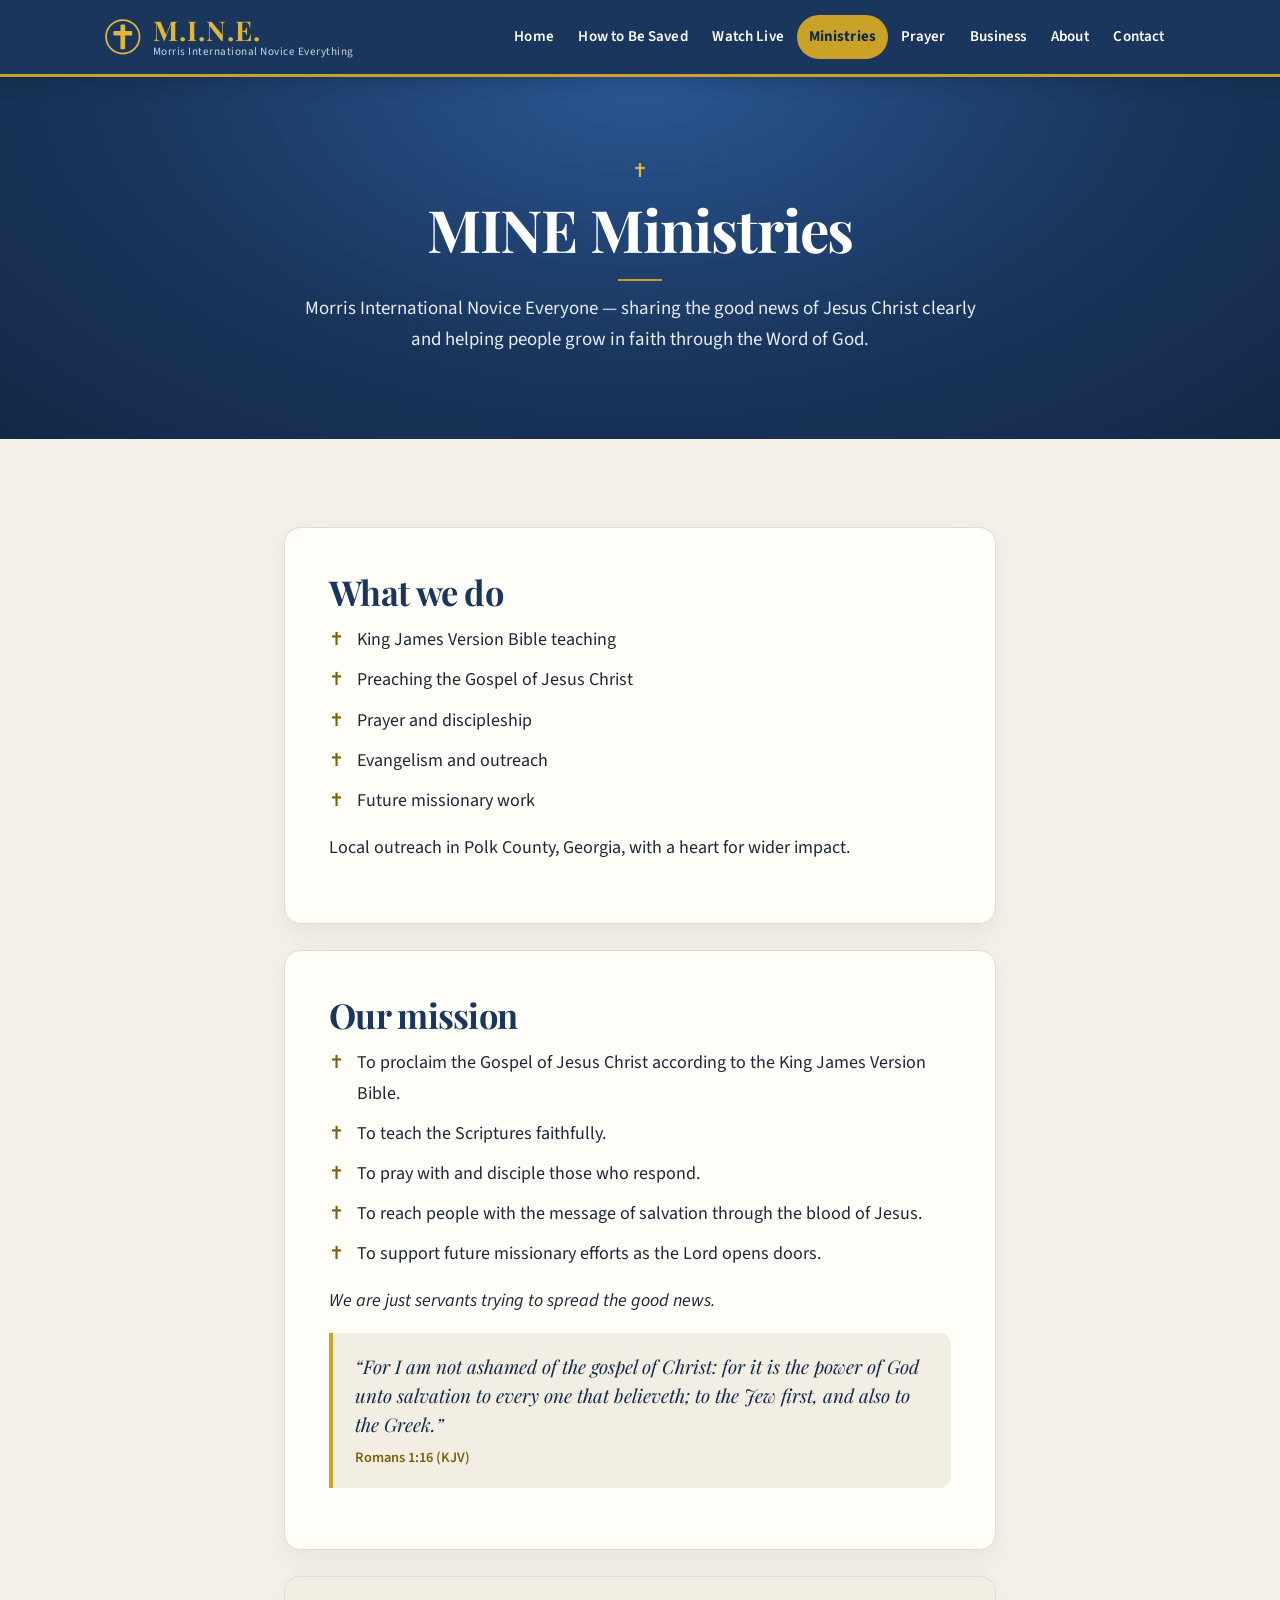
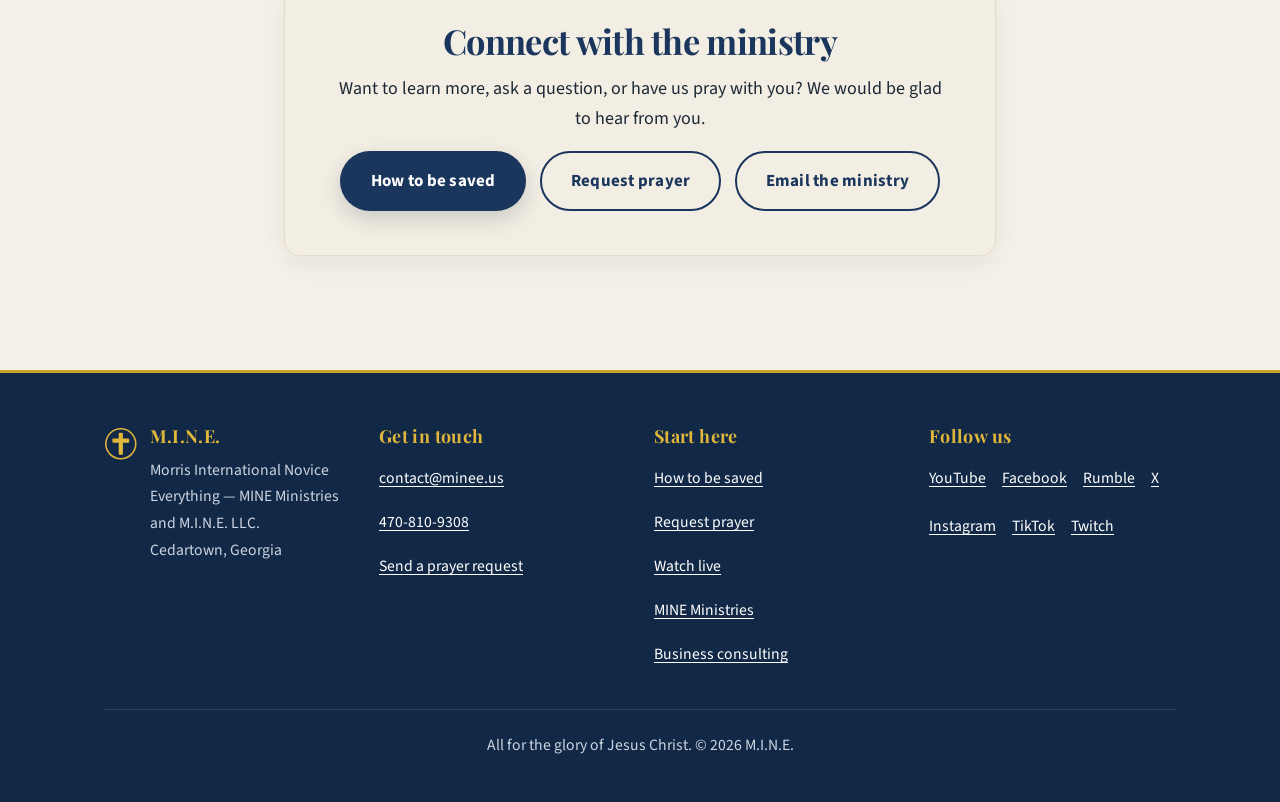
<file: ministries.html>
<!DOCTYPE html>
<html lang="en">
<head>
  <meta charset="UTF-8">
  <meta name="viewport" content="width=device-width, initial-scale=1.0">
  <title>MINE Ministries — KJV Bible Teaching, Gospel &amp; Prayer | M.I.N.E.</title>
  <meta name="description" content="MINE Ministries (Morris International Novice Everyone) teaches the King James Bible, preaches the Gospel of Jesus Christ, prays with people, and does outreach in Polk County, Georgia.">
  <link rel="canonical" href="https://www.minee.us/ministries.html">
  <meta name="theme-color" content="#1a365d">
  <link rel="icon" href="favicon.svg" type="image/svg+xml">
  <link rel="apple-touch-icon" href="favicon.svg">

  <meta property="og:type" content="website">
  <meta property="og:site_name" content="M.I.N.E.">
  <meta property="og:title" content="MINE Ministries — KJV Bible Teaching, Gospel &amp; Prayer | M.I.N.E.">
  <meta property="og:description" content="MINE Ministries (Morris International Novice Everyone) teaches the King James Bible, preaches the Gospel of Jesus Christ, prays with people, and does outreach in Polk County, Georgia.">
  <meta property="og:url" content="https://www.minee.us/ministries.html">
  <meta property="og:image" content="https://www.minee.us/og-image.svg">
  <meta property="og:image:width" content="1200">
  <meta property="og:image:height" content="630">
  <meta property="og:image:alt" content="M.I.N.E. — Find hope and peace with God through Jesus Christ">
  <meta name="twitter:card" content="summary_large_image">
  <meta name="twitter:image" content="https://www.minee.us/og-image.svg">
  <meta name="twitter:image:alt" content="M.I.N.E. — Find hope and peace with God through Jesus Christ">
  <meta name="twitter:title" content="MINE Ministries — KJV Bible Teaching, Gospel &amp; Prayer | M.I.N.E.">
  <meta name="twitter:description" content="MINE Ministries (Morris International Novice Everyone) teaches the King James Bible, preaches the Gospel of Jesus Christ, prays with people, and does outreach in Polk County, Georgia.">

  <link rel="preconnect" href="https://fonts.googleapis.com">
  <link rel="preconnect" href="https://fonts.gstatic.com" crossorigin>
  <link rel="preload" as="style" href="https://fonts.googleapis.com/css2?family=Source+Sans+3:ital,wght@0,400;0,600;0,700;1,400&family=Playfair+Display:ital,wght@0,600;0,700;1,400;1,600&display=swap">
  <link rel="stylesheet" href="https://fonts.googleapis.com/css2?family=Source+Sans+3:ital,wght@0,400;0,600;0,700;1,400&family=Playfair+Display:ital,wght@0,600;0,700;1,400;1,600&display=swap" media="print" onload="this.media='all'">
  <noscript><link rel="stylesheet" href="https://fonts.googleapis.com/css2?family=Source+Sans+3:ital,wght@0,400;0,600;0,700;1,400&family=Playfair+Display:ital,wght@0,600;0,700;1,400;1,600&display=swap"></noscript>
  <style>:root{--navy:#1a365d;--navy-dark:#122847;--navy-mid:#23487a;--gold:#c9a227;--gold-light:#e0b73a;--gold-text:#7a6009;--cream:#f3eee3;--cream-deep:#e8e0d0;--paper:#fffdf8;--light:#f6f1e8;--text:#1c2836;--muted:#4a5568;--border:#e4dccb;--radius:16px;--shadow:0 10px 30px rgba(18,40,71,0.07);--shadow-hover:0 18px 44px rgba(18,40,71,0.13);--max:1120px;--font-serif:'Playfair Display',Georgia,'Times New Roman',serif;--font-sans:'Source Sans 3','Source Sans Pro',system-ui,-apple-system,'Segoe UI',Roboto,sans-serif;--header-h:4.6rem;--ease:cubic-bezier(0.22,1,0.36,1)}*,*::before,*::after{box-sizing:border-box}html{scroll-behavior:smooth}@media (prefers-reduced-motion:reduce){html{scroll-behavior:auto}*,*::before,*::after{transition:none !important;animation:none !important}}::selection{background:var(--gold);color:var(--navy-dark)}body{margin:0;font-family:var(--font-sans);font-size:1.125rem;line-height:1.7;color:var(--text);background:var(--light)}body.nav-open{overflow:hidden}h1,h2,h3{font-family:var(--font-serif);color:var(--navy);line-height:1.2;font-weight:700;margin:0 0 0.75rem;letter-spacing:-0.02em}h1{font-size:clamp(2.2rem,5.8vw,3.65rem)}h2{font-size:clamp(1.6rem,3.4vw,2.15rem)}h3{font-size:1.35rem;letter-spacing:-0.01em}p{margin:0 0 1rem}a{color:var(--navy);text-underline-offset:3px}a:hover{color:var(--gold-text)}:focus-visible{outline:3px solid var(--gold);outline-offset:3px;border-radius:4px}[id]{scroll-margin-top:calc(var(--header-h) + 0.75rem)}.skip-link{position:absolute;left:1rem;top:-100px;background:var(--gold);color:var(--navy-dark);padding:0.6rem 1rem;border-radius:8px;font-weight:700;z-index:100}.skip-link:focus{top:1rem}.container{max-width:var(--max);margin:0 auto;padding:0 1.5rem}.narrow{max-width:760px}.site-header{background:var(--navy);color:#fff;border-bottom:3px solid var(--gold);position:sticky;top:0;z-index:50;box-shadow:0 2px 18px rgba(10,22,40,0.25)}.header-inner{display:flex;align-items:center;justify-content:space-between;gap:1rem;min-height:var(--header-h)}.logo{display:flex;align-items:center;gap:0.7rem;color:#fff;text-decoration:none;line-height:1.1;min-width:0}.logo:hover{color:#fff}.logo-emblem{flex-shrink:0;width:2.35rem;height:2.35rem;display:flex;align-items:center;justify-content:center}.logo-emblem svg{width:100%;height:100%;display:block}.logo-text{display:flex;flex-direction:column;min-width:0}.logo-mark{font-family:var(--font-serif);font-size:1.7rem;font-weight:700;letter-spacing:1px;color:var(--gold-light)}.logo-sub{font-size:0.7rem;letter-spacing:0.045em;color:#cbd5e1;white-space:nowrap;overflow:hidden;text-overflow:ellipsis}.nav-toggle{display:none;align-items:center;gap:0.5rem;background:transparent;color:#fff;border:2px solid rgba(255,255,255,0.45);border-radius:8px;padding:0.55rem 0.9rem;min-height:48px;font:inherit;font-weight:600;cursor:pointer}.nav-toggle:hover{background:rgba(255,255,255,0.08)}.nav-toggle-bars,.nav-toggle-bars::before,.nav-toggle-bars::after{display:block;width:20px;height:2px;background:currentColor;position:relative}.nav-toggle-bars::before,.nav-toggle-bars::after{content:"";position:absolute;left:0}.nav-toggle-bars::before{top:-6px}.nav-toggle-bars::after{top:6px}.site-nav ul{list-style:none;margin:0;padding:0;display:flex;flex-wrap:wrap;gap:0.1rem}.site-nav a{display:flex;align-items:center;min-height:44px;padding:0.4rem 0.72rem;color:#fff;text-decoration:none;font-weight:600;font-size:0.94rem;letter-spacing:0.01em;border-radius:999px;transition:background 0.18s var(--ease),color 0.18s var(--ease)}.site-nav a:hover{background:rgba(255,255,255,0.12);color:#fff}.site-nav a[aria-current="page"]{background:var(--gold);color:var(--navy-dark);font-weight:700}@media (max-width:1000px){.js .nav-toggle{display:inline-flex}.js .site-nav{display:none;width:100%;padding:0.4rem 0 1.1rem}.js .site-nav.open{display:block;border-top:1px solid rgba(255,255,255,0.12);margin-top:0.15rem;padding-top:0.7rem}.header-inner{flex-wrap:wrap}.logo{flex:1 1 0;min-width:0}.logo-sub{font-size:0.68rem}.site-nav ul{flex-direction:column;gap:0.2rem}.site-nav a{min-height:48px;border-radius:10px;font-size:1.05rem;padding:0.6rem 1rem}html:not(.js) .site-nav{width:100%;padding-bottom:1rem}html:not(.js) .site-nav ul{flex-direction:row}}.hero{background:radial-gradient(ellipse at 50% 0%,#2a5794 0%,var(--navy) 42%,var(--navy-dark) 100%);color:#fff;text-align:center;padding:0 0 clamp(2.8rem,7vw,4.75rem)}.hero-media{position:relative;background:transparent;overflow:hidden}.hero-media::after{content:"";pointer-events:none;position:absolute;inset:0;background:linear-gradient(to right,var(--navy) 0%,transparent 16%,transparent 84%,var(--navy) 100%),linear-gradient(to bottom,rgba(26,54,93,0.12) 0%,transparent 24%,transparent 76%,var(--navy) 100%),radial-gradient(ellipse at 50% 48%,transparent 28%,rgba(26,54,93,0.3) 64%,var(--navy) 88%)}.intro-video,.hero-media .intro-video{display:block;width:100%;max-width:920px;height:auto;max-height:28vh;aspect-ratio:16 / 9;object-fit:contain;margin:0 auto;background:transparent}.hero-content{padding:clamp(1.15rem,3.4vw,2.1rem) 1.25rem 0}.intro-title{font-family:var(--font-serif);font-weight:700;font-size:clamp(1.15rem,2.8vw,1.7rem);line-height:1.3;letter-spacing:0.04em;color:var(--gold-light);margin:0 0 1rem}.intro-title::after{content:"";display:block;width:2.75rem;height:2px;background:var(--gold);margin:0.8rem auto 0}.hero h1{color:#fff;max-width:900px;margin:0 auto 1rem}.hero .lead{font-size:clamp(1.08rem,2vw,1.25rem);color:#e8eef6;max-width:640px;margin:0 auto 1.7rem;line-height:1.65}.hero .verse{font-family:var(--font-serif);font-style:italic;font-weight:400;color:var(--gold-light);max-width:36rem;margin:1.85rem auto 0;font-size:clamp(1.08rem,2vw,1.22rem);line-height:1.55}.hero .verse cite{display:block;font-style:normal;font-family:var(--font-sans);font-size:0.88rem;font-weight:600;color:#cbd5e1;margin-top:0.5rem;letter-spacing:0.04em}.intro-music-btn{display:inline-flex;align-items:center;justify-content:center;gap:0.45rem;min-height:44px;margin:1.05rem auto 0;padding:0.4rem 1.1rem;border:1px solid rgba(224,183,58,0.55);border-radius:999px;background:transparent;color:#e8eef6;font-family:var(--font-sans);font-size:0.88rem;font-weight:600;letter-spacing:0.02em;cursor:pointer;transition:background 0.18s var(--ease),color 0.18s var(--ease),border-color 0.18s var(--ease)}.intro-music-btn:hover{background:rgba(255,255,255,0.08);color:#fff;border-color:var(--gold-light)}.intro-music-btn:focus-visible{outline:3px solid var(--gold-light);outline-offset:3px}.intro-music-btn.is-playing{background:var(--gold);border-color:var(--gold);color:var(--navy-dark)}.intro-music-btn.is-playing:hover{background:var(--gold-light);border-color:var(--gold-light);color:var(--navy-dark)}.intro-music-btn:disabled{opacity:0.85;cursor:wait}.intro-music-btn svg{width:1.15rem;height:1.15rem;flex-shrink:0;fill:currentColor}.intro-music-btn .icon-pause{display:none}.intro-music-btn.is-playing .icon-play{display:none}.intro-music-btn.is-playing .icon-pause{display:block}.intro-music-credit{margin:0.5rem auto 0;max-width:40rem;font-size:0.78rem;line-height:1.45;color:#94a3b8}.intro-music-credit cite{font-style:italic;color:#cbd5e1}.intro-music-credit a{color:#cbd5e1}.intro-music-credit a:hover{color:var(--gold-light)}.intro-ctas{margin:0 auto;max-width:760px}.intro-ctas .btn{min-width:13rem}.eyebrow{display:inline-block;font-size:0.78rem;font-weight:700;letter-spacing:0.16em;text-transform:uppercase;color:var(--gold-light);margin-bottom:0.65rem}.page-hero{background:radial-gradient(ellipse at 50% 0%,#2a5794 0%,var(--navy) 55%,var(--navy-dark) 100%);color:#fff;padding:clamp(3.1rem,8vw,5.25rem) 0;text-align:center}.page-hero h1{color:#fff;margin-bottom:0.7rem}.page-hero h1::before{content:"✝";display:block;margin:0 auto 0.9rem;font-family:"Times New Roman",Times,serif;font-size:1.2rem;font-weight:400;line-height:1;color:var(--gold-light);letter-spacing:0}.page-hero h1::after{content:"";display:block;width:2.75rem;height:2px;background:var(--gold);margin:0.95rem auto 0}.page-hero p{color:#e8eef6;font-size:1.18rem;max-width:680px;margin:0 auto;line-height:1.65}.btn-row{display:flex;flex-wrap:wrap;gap:0.85rem;justify-content:center}.btn{display:inline-flex;align-items:center;justify-content:center;min-height:54px;padding:0.85rem 1.8rem;border-radius:999px;font-weight:700;font-size:1.06rem;letter-spacing:0.015em;text-decoration:none;border:2px solid transparent;transition:transform 0.2s var(--ease),background 0.2s var(--ease),box-shadow 0.2s var(--ease),border-color 0.2s var(--ease),color 0.2s var(--ease)}.btn:hover{transform:translateY(-2px)}.btn-primary{background:var(--gold);color:var(--navy-dark);box-shadow:0 8px 22px rgba(201,162,39,0.32)}.btn-primary:hover{background:var(--gold-light);color:var(--navy-dark);box-shadow:0 10px 26px rgba(201,162,39,0.42)}.btn-outline{border-color:rgba(255,255,255,0.85);color:#fff}.btn-outline:hover{background:rgba(255,255,255,0.12);color:#fff}.btn-outline-gold{border-color:var(--gold-light);color:#fff}.btn-outline-gold:hover{background:rgba(224,183,58,0.16);color:#fff;border-color:var(--gold-light)}.btn-navy{background:var(--navy);color:#fff;box-shadow:0 8px 20px rgba(18,40,71,0.18)}.btn-navy:hover{background:var(--navy-dark);color:#fff}.btn-outline-navy{border-color:var(--navy);color:var(--navy)}.btn-outline-navy:hover{background:var(--navy);color:#fff}.section{padding:clamp(3.4rem,7.5vw,5.5rem) 0}.section-alt{background:var(--paper);border-top:1px solid var(--border);border-bottom:1px solid var(--border)}.section-title{text-align:center;margin-bottom:2.4rem}.section-title h2::after{content:"";display:block;width:2.75rem;height:2px;background:var(--gold);margin:0.9rem auto 0}.section-title p{color:var(--muted);max-width:640px;margin:1.05rem auto 0}.cards{display:grid;grid-template-columns:repeat(auto-fit,minmax(240px,1fr));gap:1.4rem}.card{background:var(--paper);border:1px solid var(--border);border-top:3px solid var(--gold);border-radius:var(--radius);padding:1.9rem 1.75rem 1.65rem;box-shadow:var(--shadow);display:flex;flex-direction:column;transition:transform 0.25s var(--ease),box-shadow 0.25s var(--ease)}.card:hover{transform:translateY(-5px);box-shadow:var(--shadow-hover)}.card p{color:var(--muted)}.card .card-link{margin-top:auto;padding-top:0.4rem;font-weight:700;color:var(--navy);text-decoration:none}.card .card-link:hover{color:var(--gold-text);text-decoration:underline}.panel{background:var(--paper);border:1px solid var(--border);border-radius:var(--radius);padding:clamp(1.75rem,4.2vw,2.75rem);box-shadow:var(--shadow);margin-bottom:1.6rem}.panel.cream{background:var(--cream)}.label-gold{color:var(--gold-text);font-weight:700}ul.check{list-style:none;padding:0;margin:0 0 1rem}ul.check li{position:relative;padding-left:1.75rem;margin-bottom:0.6rem}ul.check li::before{content:"✝";position:absolute;left:0;color:var(--gold-text);font-weight:700}img{max-width:100%;height:auto}.avatar{display:block;width:172px;height:172px;margin:0 auto 1.4rem;border-radius:50%;object-fit:cover;border:4px solid var(--gold);box-shadow:var(--shadow)}.portrait{float:right;width:min(280px,42%);margin:0 0 1rem 1.5rem}.portrait img{display:block;width:100%;height:auto;border-radius:var(--radius);border:4px solid var(--gold);box-shadow:var(--shadow)}.portrait figcaption{font-size:0.85rem;color:var(--muted);text-align:center;margin-top:0.45rem}.panel::after{content:"";display:table;clear:both}@media (max-width:600px){.portrait{float:none;width:min(320px,100%);margin:0 auto 1.25rem}}.steps{counter-reset:step;display:grid;gap:1.4rem}.step{position:relative;background:var(--paper);border:1px solid var(--border);border-radius:var(--radius);padding:1.9rem 1.9rem 1.65rem 5rem;box-shadow:var(--shadow)}.step::before{counter-increment:step;content:counter(step);position:absolute;left:1.5rem;top:1.75rem;width:2.4rem;height:2.4rem;border-radius:50%;background:var(--navy);color:var(--gold-light);font-weight:700;font-family:var(--font-serif);display:flex;align-items:center;justify-content:center}.step h2{font-size:1.5rem}blockquote.scripture{margin:1.05rem 0;padding:1.15rem 1.35rem;background:var(--cream);border-left:4px solid var(--gold);border-radius:0 12px 12px 0;font-family:var(--font-serif);font-style:italic;font-weight:400;font-size:1.18rem;line-height:1.55;color:var(--navy-dark)}blockquote.scripture p{margin:0}blockquote.scripture cite{display:block;margin-top:0.5rem;font-family:var(--font-sans);font-style:normal;font-size:0.9rem;font-weight:600;color:var(--gold-text)}.prayer-box{background:radial-gradient(ellipse at 50% 0%,#2a5794 0%,var(--navy) 60%,var(--navy-dark) 100%);color:#fff;border-radius:var(--radius);padding:clamp(1.75rem,4.2vw,2.85rem);margin:2.1rem 0;box-shadow:var(--shadow)}.prayer-box h2{color:#fff}.prayer-box p.note{color:#cbd5e1;font-size:0.95rem}.prayer-box .prayer-text{font-family:var(--font-serif);font-style:italic;font-size:1.2rem;line-height:1.55;border-left:4px solid var(--gold);padding-left:1.25rem;margin:1.3rem 0;color:#fff}.cta-band{background:radial-gradient(ellipse at 50% 0%,#2a5794 0%,var(--navy) 55%,var(--navy-dark) 100%);color:#fff;text-align:center;padding:clamp(3.4rem,7.5vw,5.5rem) 0}.cta-band h2{color:#fff}.cta-band h2::after{content:"";display:block;width:2.75rem;height:2px;background:var(--gold);margin:0.9rem auto 0}.cta-band p{color:#e8eef6;max-width:620px;margin:1.15rem auto 1.7rem}.video-frame{position:relative;width:100%;aspect-ratio:16 / 9;background:var(--navy-dark);border:3px solid var(--gold);border-radius:var(--radius);overflow:hidden;box-shadow:var(--shadow)}.video-frame iframe{position:absolute;inset:0;width:100%;height:100%;border:0}.video-placeholder{position:absolute;inset:0;display:flex;flex-direction:column;align-items:center;justify-content:center;text-align:center;padding:1rem;color:#e2e8f0}.video-placeholder p{margin:0 0 0.4rem}.video-placeholder-title{font-family:var(--font-serif);font-size:clamp(1.2rem,3vw,1.6rem);color:var(--gold-light)}.social-links{list-style:none;padding:0;margin:0;display:grid;grid-template-columns:repeat(auto-fit,minmax(220px,1fr));gap:0.55rem 1rem}.social-links a{display:flex;align-items:center;min-height:48px;padding:0.5rem 1rem;border:1px solid var(--border);border-left:4px solid var(--gold);border-radius:10px;background:var(--paper);font-weight:600;text-decoration:none;transition:background 0.18s var(--ease),transform 0.18s var(--ease)}.social-links a:hover{background:var(--cream);color:var(--navy);transform:translateY(-1px)}.contact-list{list-style:none;padding:0;margin:0;display:grid;gap:1.1rem}.contact-list li{display:flex;flex-direction:column}.contact-list .k{font-size:0.82rem;font-weight:700;text-transform:uppercase;letter-spacing:0.1em;color:var(--gold-text)}.contact-list a,.contact-list .v{font-size:1.25rem;font-weight:600;color:var(--navy);word-break:break-word}.contact-list a{display:inline-flex;min-height:44px;align-items:center}.site-footer{background:var(--navy-dark);color:#cbd5e1;padding:3.25rem 0 1.7rem;font-size:0.98rem;border-top:3px solid var(--gold)}.footer-grid{display:grid;grid-template-columns:repeat(auto-fit,minmax(220px,1fr));gap:2rem 1.75rem;margin-bottom:2rem}.footer-brand{display:flex;align-items:flex-start;gap:0.75rem}.footer-brand .logo-emblem{width:2.1rem;height:2.1rem;margin-top:0.15rem}.site-footer h2{color:var(--gold-light);font-size:1.12rem;margin-bottom:0.65rem;letter-spacing:0.02em}.site-footer a{color:#fff}.site-footer a:hover{color:var(--gold-light)}.site-footer ul{list-style:none;padding:0;margin:0}.site-footer li a{display:inline-flex;min-height:44px;align-items:center}.footer-bottom{border-top:1px solid rgba(255,255,255,0.12);padding-top:1.4rem;text-align:center;color:#cbd5e1}.center{text-align:center}.mt-2{margin-top:2.1rem}.small{font-size:0.95rem;color:var(--muted)}.eyebrow-dark{color:var(--gold-text)}.music-credit{text-align:center;font-size:0.8rem;color:#a8b5c7;margin:0 0 1rem}.music-credit cite{font-style:italic}.music-credit a{color:#e2e8f0}.truths{list-style:none;counter-reset:truth;padding:0;margin:0;display:grid;grid-template-columns:repeat(auto-fit,minmax(230px,1fr));gap:1.4rem}.truth{counter-increment:truth;position:relative;background:var(--paper);border:1px solid var(--border);border-top:3px solid var(--gold);border-radius:var(--radius);box-shadow:var(--shadow);padding:3.8rem 1.55rem 1.6rem;transition:transform 0.25s var(--ease),box-shadow 0.25s var(--ease)}.truth:hover{transform:translateY(-4px);box-shadow:var(--shadow-hover)}.truth::before{content:counter(truth);position:absolute;top:1.3rem;left:1.5rem;width:2.1rem;height:2.1rem;border-radius:50%;background:var(--navy);color:var(--gold-light);font-weight:700;font-family:var(--font-serif);display:flex;align-items:center;justify-content:center}.truth h3{font-size:1.28rem;margin-bottom:0.5rem}.truth p{font-family:var(--font-serif);font-style:italic;color:var(--navy-dark);margin-bottom:0.5rem;font-size:1.08rem;line-height:1.5}.truth cite{font-style:normal;font-size:0.9rem;font-weight:600;color:var(--gold-text)}.prayer-form{display:grid;gap:0.5rem;max-width:560px;margin:1.6rem auto 0}.prayer-form label{font-weight:700;color:var(--navy);margin-top:0.55rem}.prayer-form .optional{font-weight:400;color:var(--muted)}.prayer-form input,.prayer-form textarea{font:inherit;width:100%;padding:0.85rem 1rem;min-height:50px;border:2px solid #c5bba8;border-radius:12px;background:#fff;color:var(--text);transition:border-color 0.18s var(--ease)}.prayer-form input:hover,.prayer-form textarea:hover{border-color:#9aa7b8}.prayer-form input:focus,.prayer-form textarea:focus{border-color:var(--navy);outline:3px solid var(--gold);outline-offset:1px}.prayer-form textarea{resize:vertical;min-height:160px}.prayer-form .btn{margin-top:1.05rem;width:100%;border:0;cursor:pointer;font-family:inherit}.live-facade{position:absolute;inset:0;width:100%;height:100%;border:0;cursor:pointer;background:radial-gradient(circle at 50% 40%,#24477a 0%,var(--navy-dark) 70%);color:#fff;display:flex;flex-direction:column;align-items:center;justify-content:center;gap:0.55rem;font:inherit;padding:1rem;text-align:center}.live-play{width:80px;height:80px;border-radius:50%;background:var(--gold);display:flex;align-items:center;justify-content:center;box-shadow:0 6px 24px rgba(0,0,0,0.35);transition:transform 0.2s var(--ease)}.live-play svg{width:40px;height:40px;fill:var(--navy-dark);margin-left:4px}.live-facade:hover .live-play{transform:scale(1.07)}.live-facade-title{font-family:var(--font-serif);font-size:clamp(1.2rem,3vw,1.6rem);font-weight:700;color:var(--gold-light)}.live-facade-sub{font-size:0.95rem;color:#cbd5e1}.footer-social{display:flex;flex-wrap:wrap;gap:0.25rem 1rem}.js .reveal{opacity:0;transform:translateY(1.15rem)}.js .reveal.is-in{opacity:1;transform:none;transition:opacity 0.85s var(--ease),transform 0.85s var(--ease)}@media (prefers-reduced-motion:reduce){.js .reveal,.js .reveal.is-in{opacity:1;transform:none;transition:none}}@media (max-width:600px){body{font-size:1.0625rem}.container{padding:0 1.2rem}.step{padding:4.25rem 1.25rem 1.25rem}.step::before{left:1.25rem;top:1.25rem}.btn{width:100%}.intro-music-btn{width:auto}.intro-video,.hero-media .intro-video{max-height:24vh}.intro-ctas{gap:0.6rem;max-width:360px}.intro-ctas .btn{min-height:52px;padding:0.75rem 1.2rem;min-width:0}.hero{padding-bottom:2.5rem}.hero-content{padding-top:1rem}.intro-title{margin-bottom:0.8rem}.hero .lead{margin-bottom:1.25rem}.hero .verse{margin-top:1.4rem}.truth{padding:3.4rem 1.25rem 1.25rem}.logo-emblem{width:2.1rem;height:2.1rem}.logo-sub{display:none}.section{padding:2.85rem 0}.page-hero{padding:2.6rem 0 2.5rem}}</style>
  <script>document.documentElement.classList.add('js');</script>
  <script type="application/ld+json">{"@context": "https://schema.org", "@type": "Organization", "@id": "https://www.minee.us/#org", "name": "M.I.N.E. (Morris International Novice Everything)", "alternateName": ["MINE Ministries", "M.I.N.E. LLC"], "url": "https://www.minee.us/", "logo": "https://www.minee.us/favicon.svg", "email": "contact@minee.us", "telephone": "+1-470-810-9308", "founder": {"@type": "Person", "name": "Ollie Mitchell Morris"}, "address": {"@type": "PostalAddress", "addressLocality": "Cedartown", "addressRegion": "GA", "addressCountry": "US"}, "areaServed": "Polk County, Georgia", "sameAs": ["https://www.youtube.com/channel/UC8Uq012OZdbeGq6fk_z5RRQ", "https://www.facebook.com/359092750619636", "https://rumble.com/user/M6977M", "https://x.com/777Jesus2019", "https://www.instagram.com/4.king.jesus", "https://vm.tiktok.com/ZThKaVoeJ/", "https://www.twitch.tv/mm6977"]}</script>
</head>
<body>
  <a class="skip-link" href="#main">Skip to main content</a>

  <header class="site-header">
    <div class="container header-inner">
      <a class="logo" href="index.html">
        <span class="logo-emblem" aria-hidden="true">
          <svg viewBox="0 0 32 32" focusable="false">
            <circle cx="16" cy="16" r="14.25" fill="none" stroke="#e0b73a" stroke-width="1.5"/>
            <rect x="14" y="5.5" width="4" height="21" rx="1" fill="#e0b73a"/>
            <rect x="8" y="11" width="16" height="4" rx="1" fill="#e0b73a"/>
          </svg>
        </span>
        <span class="logo-text">
          <span class="logo-mark">M.I.N.E.</span>
          <span class="logo-sub">Morris International Novice Everything</span>
        </span>
      </a>
      <button class="nav-toggle" type="button" aria-expanded="false" aria-controls="site-nav">
        <span class="nav-toggle-bars" aria-hidden="true"></span>
        Menu
      </button>
      <nav id="site-nav" class="site-nav" aria-label="Main">
        <ul>
        <li><a href="index.html">Home</a></li>
        <li><a href="saved.html">How to Be Saved</a></li>
        <li><a href="live.html">Watch Live</a></li>
        <li><a href="ministries.html" aria-current="page">Ministries</a></li>
        <li><a href="prayer.html">Prayer</a></li>
        <li><a href="business.html">Business</a></li>
        <li><a href="about.html">About</a></li>
        <li><a href="contact.html">Contact</a></li>
        </ul>
      </nav>
    </div>
  </header>

  <main id="main">
    <section class="page-hero">
      <div class="container">
        <h1>MINE Ministries</h1>
        <p>Morris International Novice Everyone — sharing the good news of Jesus Christ clearly and helping people grow in faith through the Word of God.</p>
      </div>
    </section>

    <section class="section reveal">
      <div class="container narrow">
        <div class="panel">
          <h2>What we do</h2>
          <ul class="check">
            <li>King James Version Bible teaching</li>
            <li>Preaching the Gospel of Jesus Christ</li>
            <li>Prayer and discipleship</li>
            <li>Evangelism and outreach</li>
            <li>Future missionary work</li>
          </ul>
          <p>Local outreach in Polk County, Georgia, with a heart for wider impact.</p>
        </div>

        <div class="panel" id="mission">
          <h2>Our mission</h2>
          <ul class="check">
            <li>To proclaim the Gospel of Jesus Christ according to the King James Version Bible.</li>
            <li>To teach the Scriptures faithfully.</li>
            <li>To pray with and disciple those who respond.</li>
            <li>To reach people with the message of salvation through the blood of Jesus.</li>
            <li>To support future missionary efforts as the Lord opens doors.</li>
          </ul>
          <p><em>We are just servants trying to spread the good news.</em></p>
          <blockquote class="scripture"><p>“For I am not ashamed of the gospel of Christ: for it is the power of God unto salvation to every one that believeth; to the Jew first, and also to the Greek.”</p><cite>Romans 1:16 (KJV)</cite></blockquote>
        </div>

        <div class="panel cream center">
          <h2>Connect with the ministry</h2>
          <p>Want to learn more, ask a question, or have us pray with you? We would be glad to hear from you.</p>
          <div class="btn-row">
            <a class="btn btn-navy" href="saved.html">How to be saved</a>
            <a class="btn btn-outline-navy" href="prayer.html">Request prayer</a>
            <a class="btn btn-outline-navy" href="mailto:contact@minee.us?subject=Ministry%20inquiry">Email the ministry</a>
          </div>
        </div>
      </div>
    </section>
  </main>

  <footer class="site-footer">
    <div class="container">
      <div class="footer-grid">
        <div class="footer-brand">
        <span class="logo-emblem" aria-hidden="true">
          <svg viewBox="0 0 32 32" focusable="false">
            <circle cx="16" cy="16" r="14.25" fill="none" stroke="#e0b73a" stroke-width="1.5"/>
            <rect x="14" y="5.5" width="4" height="21" rx="1" fill="#e0b73a"/>
            <rect x="8" y="11" width="16" height="4" rx="1" fill="#e0b73a"/>
          </svg>
        </span>
          <div>
          <h2>M.I.N.E.</h2>
          <p>Morris International Novice Everything — MINE Ministries and M.I.N.E. LLC.<br>Cedartown, Georgia</p>
          </div>
        </div>
        <div>
          <h2>Get in touch</h2>
          <ul>
            <li><a href="mailto:contact@minee.us">contact@minee.us</a></li>
            <li><a href="tel:+14708109308">470-810-9308</a></li>
            <li><a href="mailto:contact@minee.us?subject=Prayer%20Request&body=First%20name%20(optional)%3A%0D%0A%0D%0AHow%20can%20we%20pray%20for%20you%3F%0D%0A%0D%0A">Send a prayer request</a></li>
          </ul>
        </div>
        <div>
          <h2>Start here</h2>
          <ul>
            <li><a href="saved.html">How to be saved</a></li>
            <li><a href="prayer.html">Request prayer</a></li>
            <li><a href="live.html">Watch live</a></li>
            <li><a href="ministries.html">MINE Ministries</a></li>
            <li><a href="business.html">Business consulting</a></li>
          </ul>
        </div>
        <div>
          <h2>Follow us</h2>
          <ul class="footer-social">
            <li><a href="https://www.youtube.com/channel/UC8Uq012OZdbeGq6fk_z5RRQ" target="_blank" rel="noopener">YouTube</a></li>
            <li><a href="https://www.facebook.com/359092750619636" target="_blank" rel="noopener">Facebook</a></li>
            <li><a href="https://rumble.com/user/M6977M" target="_blank" rel="noopener">Rumble</a></li>
            <li><a href="https://x.com/777Jesus2019" target="_blank" rel="noopener">X</a></li>
            <li><a href="https://www.instagram.com/4.king.jesus" target="_blank" rel="noopener">Instagram</a></li>
            <li><a href="https://vm.tiktok.com/ZThKaVoeJ/" target="_blank" rel="noopener">TikTok</a></li>
            <li><a href="https://www.twitch.tv/mm6977" target="_blank" rel="noopener">Twitch</a></li>
          </ul>
        </div>
      </div>

      <p class="footer-bottom">All for the glory of Jesus Christ. &copy; 2026 M.I.N.E.</p>
    </div>
  </footer>

  <script src="script.js" defer></script>
</body>
</html>
</file>
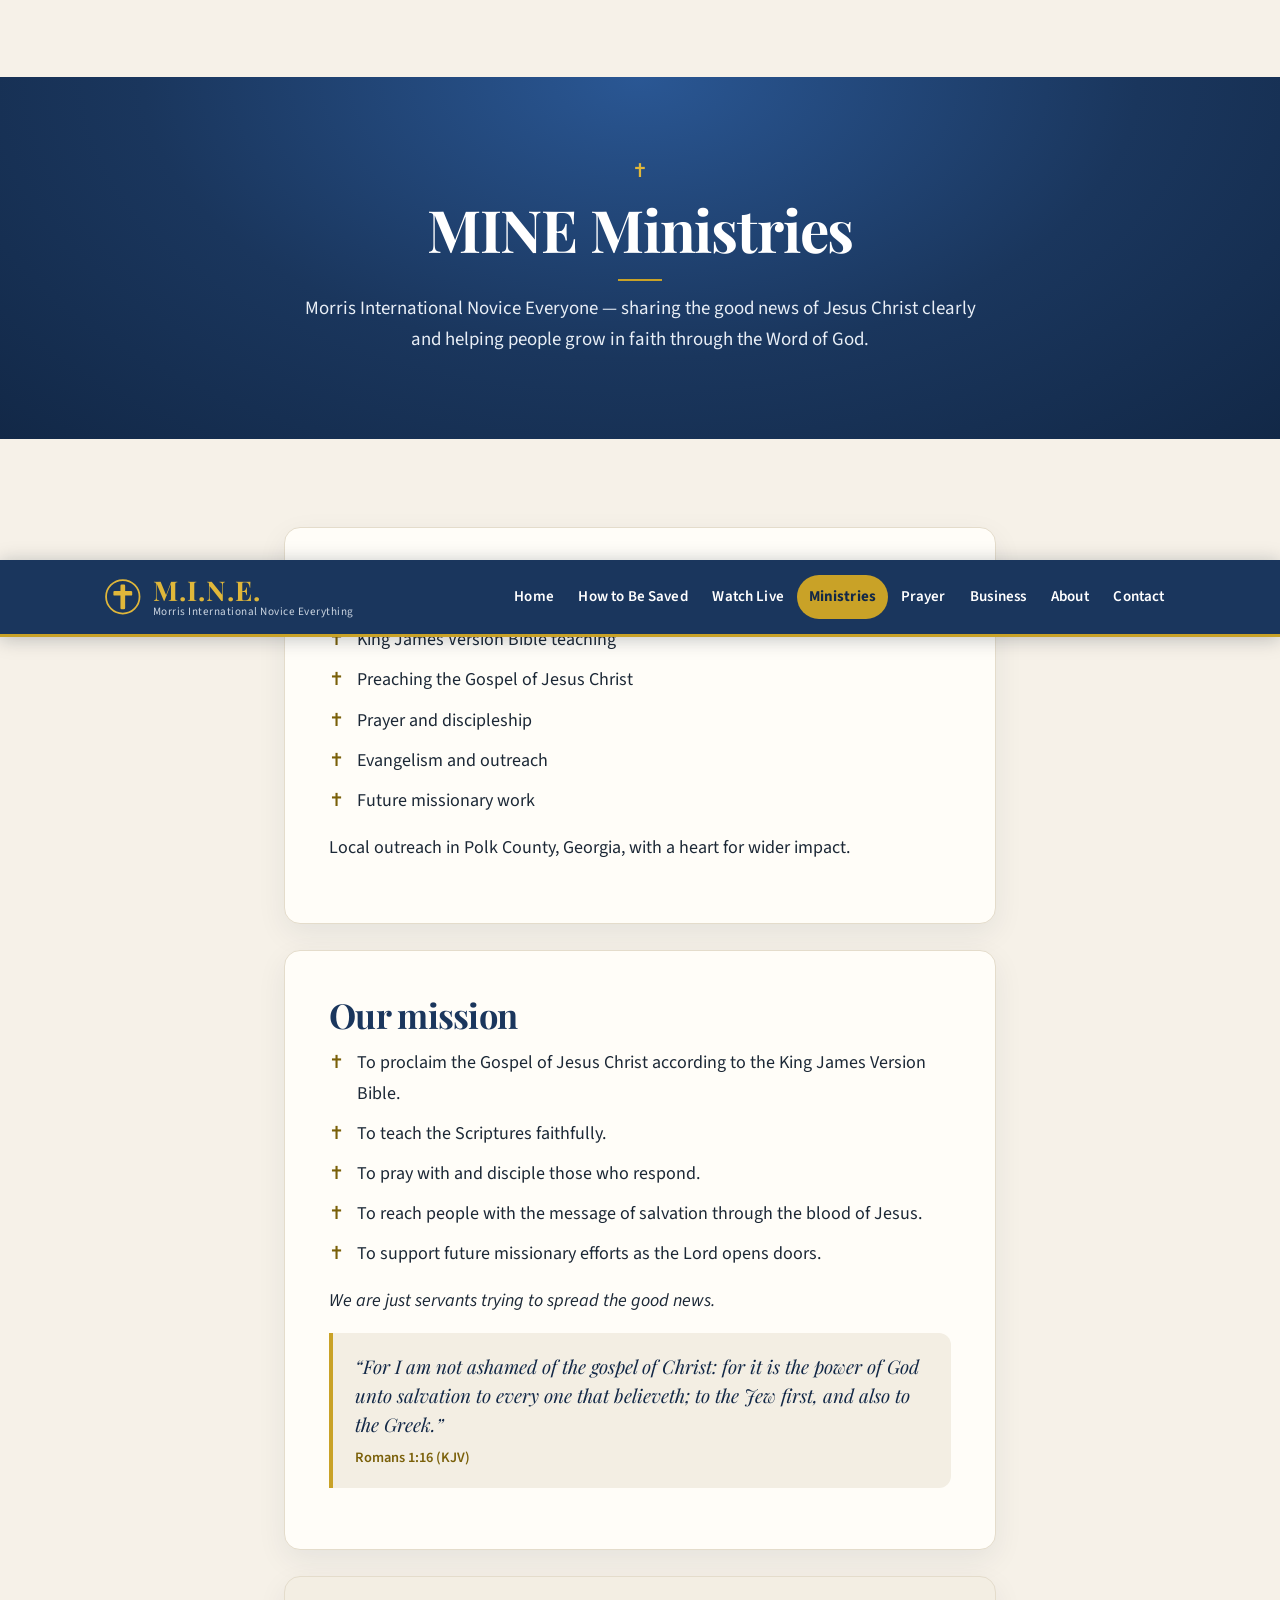
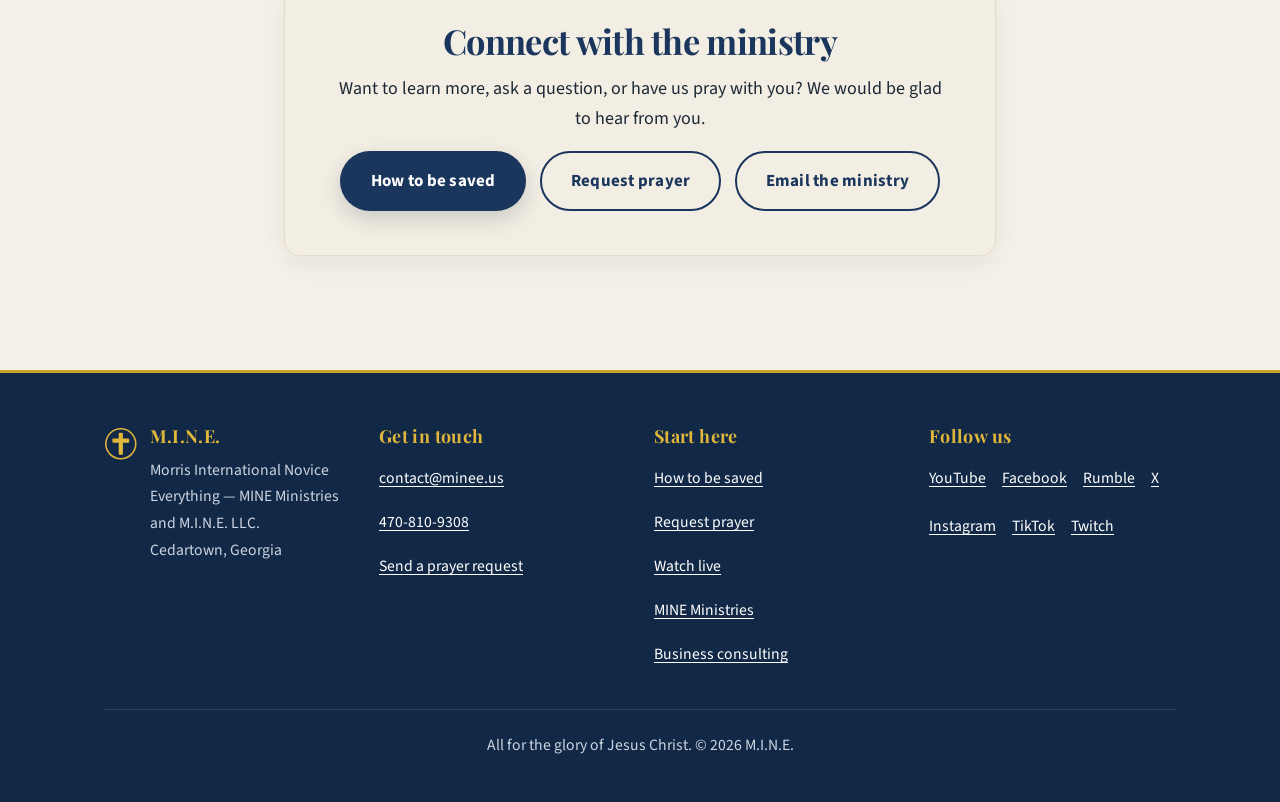
<file: mission.html>
<!DOCTYPE html>
<html lang="en">
<head>
  <meta charset="UTF-8">
  <meta name="viewport" content="width=device-width, initial-scale=1.0">
  <title>Our Mission (now on the Ministries page) has moved — M.I.N.E.</title>
  <meta name="robots" content="noindex">
  <meta http-equiv="refresh" content="0; url=ministries.html#mission">
  <link rel="canonical" href="https://www.minee.us/ministries.html">
  <link rel="icon" href="favicon.svg" type="image/svg+xml">
  <link rel="apple-touch-icon" href="favicon.svg">
</head>
<body>
  <main>
    <p>This page has moved. <a href="ministries.html#mission">Continue to Our Mission (now on the Ministries page)</a>.</p>
  </main>
</body>
</html>
</file>
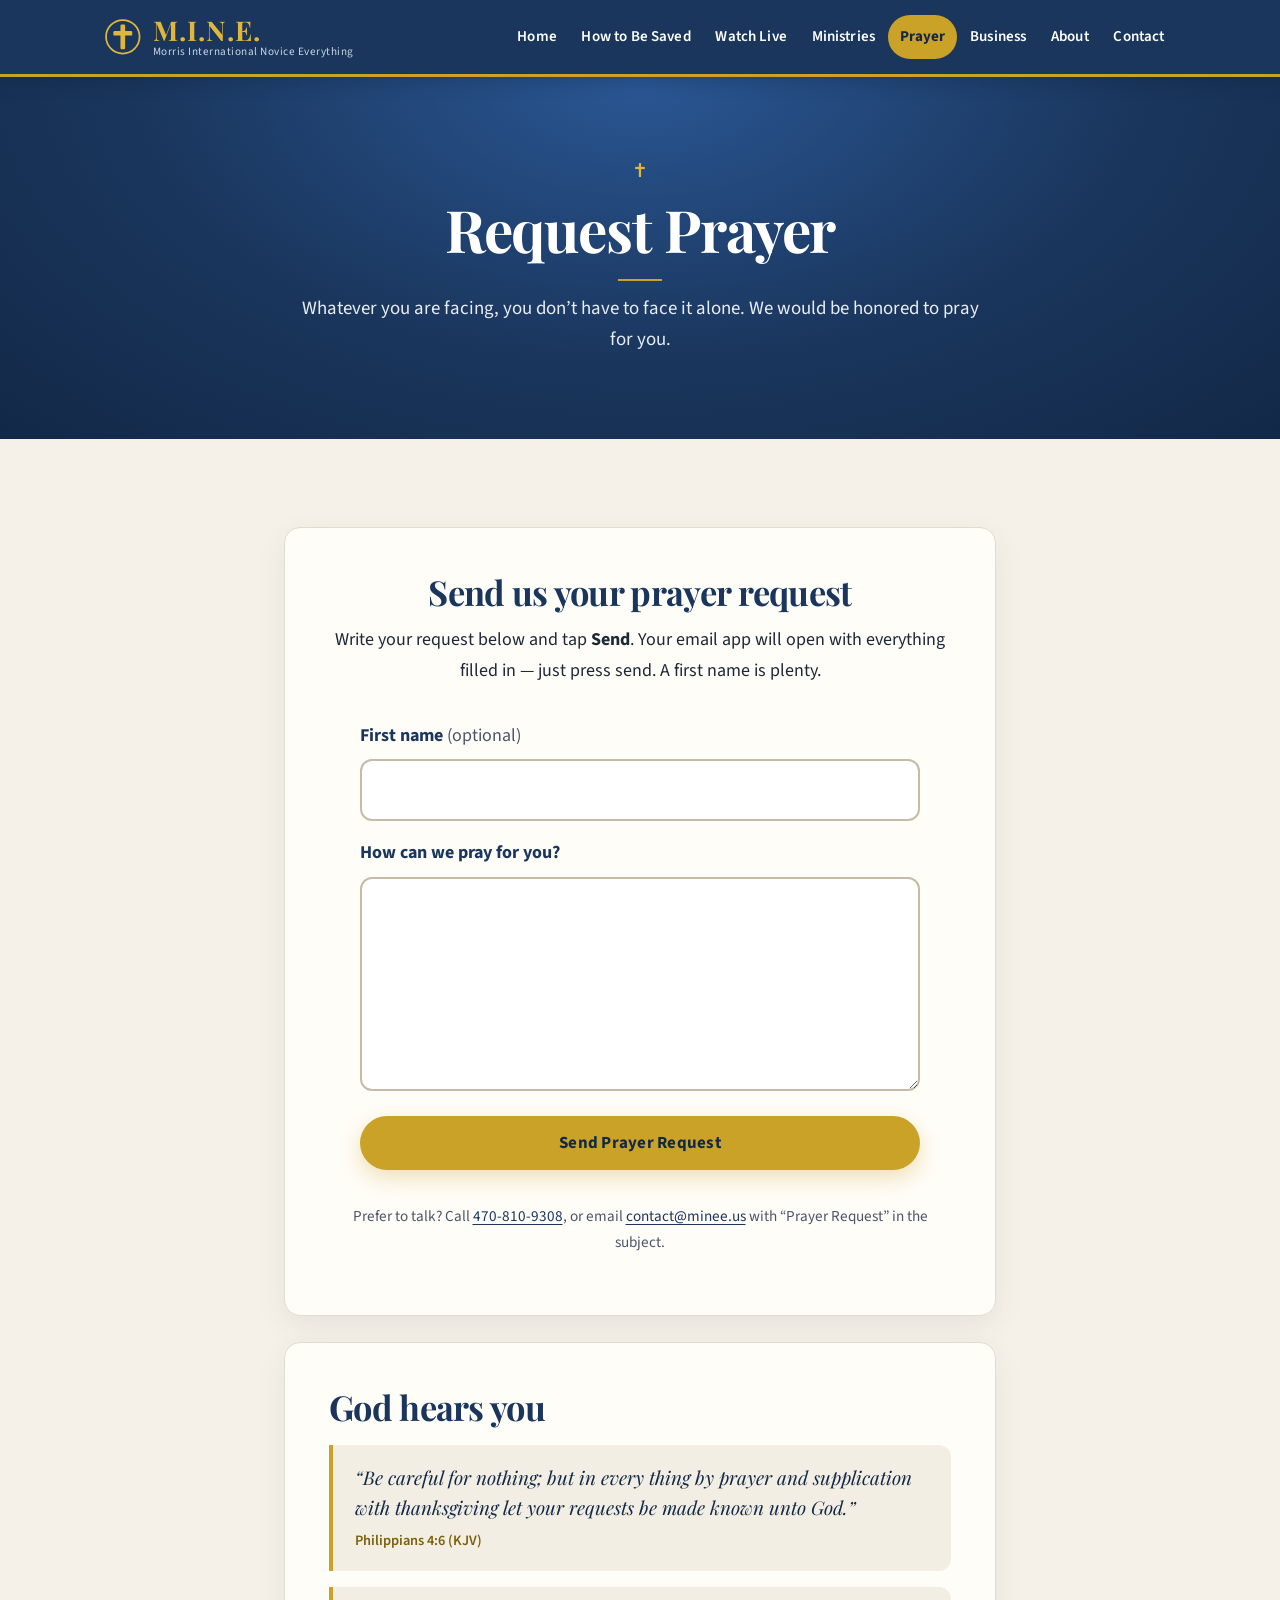
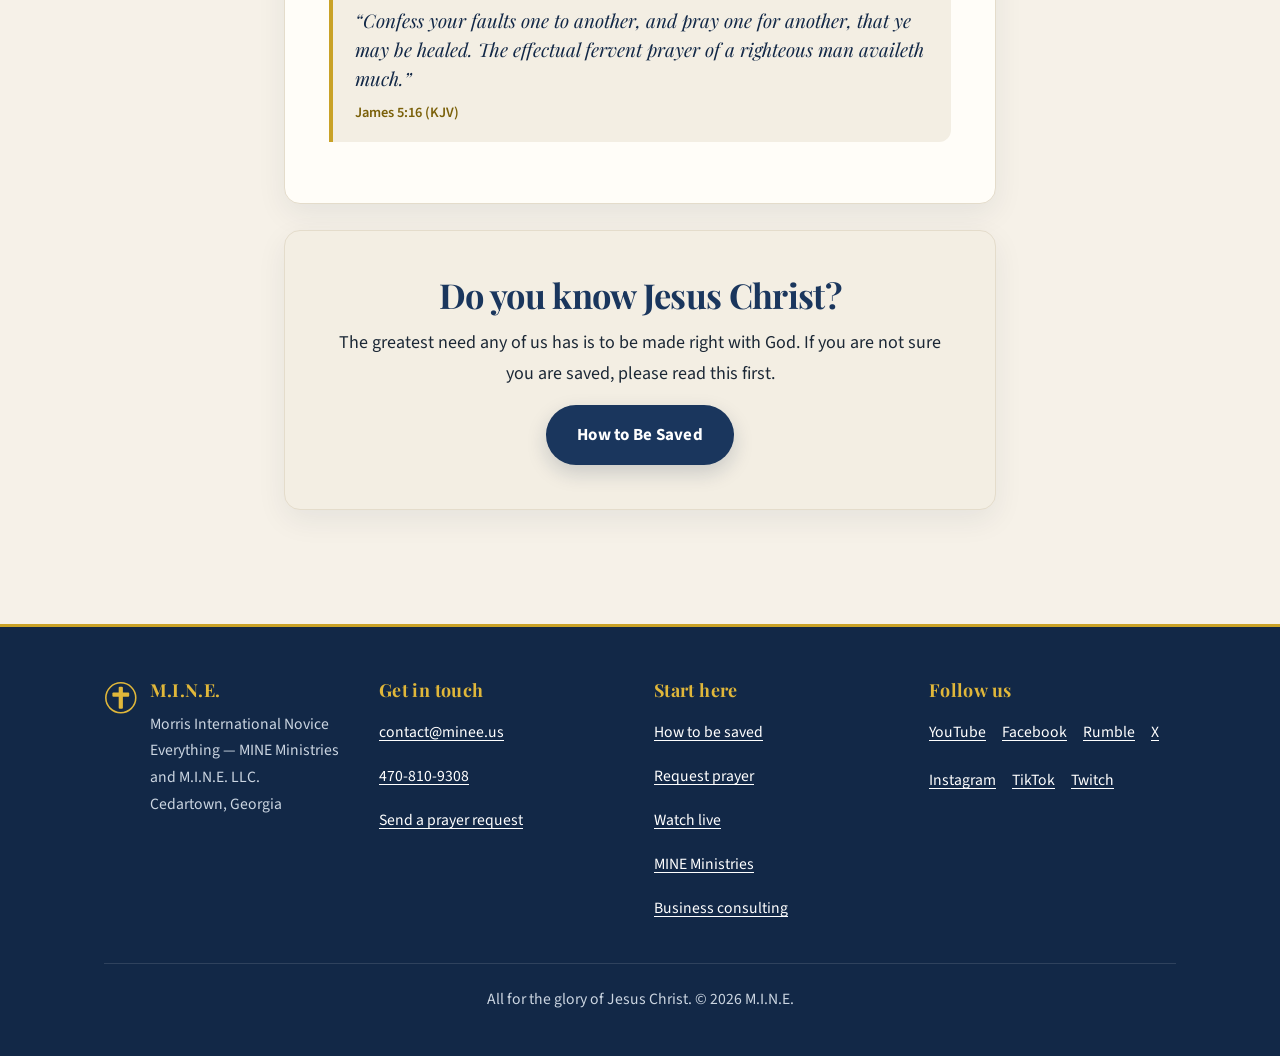
<file: prayer.html>
<!DOCTYPE html>
<html lang="en">
<head>
  <meta charset="UTF-8">
  <meta name="viewport" content="width=device-width, initial-scale=1.0">
  <title>Request Prayer — MINE Ministries | M.I.N.E.</title>
  <meta name="description" content="Send a prayer request to MINE Ministries. Whatever you are facing, you don’t have to face it alone — email us and we will pray for you.">
  <link rel="canonical" href="https://www.minee.us/prayer.html">
  <meta name="theme-color" content="#1a365d">
  <link rel="icon" href="favicon.svg" type="image/svg+xml">
  <link rel="apple-touch-icon" href="favicon.svg">

  <meta property="og:type" content="website">
  <meta property="og:site_name" content="M.I.N.E.">
  <meta property="og:title" content="Request Prayer — MINE Ministries | M.I.N.E.">
  <meta property="og:description" content="Send a prayer request to MINE Ministries. Whatever you are facing, you don’t have to face it alone — email us and we will pray for you.">
  <meta property="og:url" content="https://www.minee.us/prayer.html">
  <meta property="og:image" content="https://www.minee.us/og-image.svg">
  <meta property="og:image:width" content="1200">
  <meta property="og:image:height" content="630">
  <meta property="og:image:alt" content="M.I.N.E. — Find hope and peace with God through Jesus Christ">
  <meta name="twitter:card" content="summary_large_image">
  <meta name="twitter:image" content="https://www.minee.us/og-image.svg">
  <meta name="twitter:image:alt" content="M.I.N.E. — Find hope and peace with God through Jesus Christ">
  <meta name="twitter:title" content="Request Prayer — MINE Ministries | M.I.N.E.">
  <meta name="twitter:description" content="Send a prayer request to MINE Ministries. Whatever you are facing, you don’t have to face it alone — email us and we will pray for you.">

  <link rel="preconnect" href="https://fonts.googleapis.com">
  <link rel="preconnect" href="https://fonts.gstatic.com" crossorigin>
  <link rel="preload" as="style" href="https://fonts.googleapis.com/css2?family=Source+Sans+3:ital,wght@0,400;0,600;0,700;1,400&family=Playfair+Display:ital,wght@0,600;0,700;1,400;1,600&display=swap">
  <link rel="stylesheet" href="https://fonts.googleapis.com/css2?family=Source+Sans+3:ital,wght@0,400;0,600;0,700;1,400&family=Playfair+Display:ital,wght@0,600;0,700;1,400;1,600&display=swap" media="print" onload="this.media='all'">
  <noscript><link rel="stylesheet" href="https://fonts.googleapis.com/css2?family=Source+Sans+3:ital,wght@0,400;0,600;0,700;1,400&family=Playfair+Display:ital,wght@0,600;0,700;1,400;1,600&display=swap"></noscript>
  <style>:root{--navy:#1a365d;--navy-dark:#122847;--navy-mid:#23487a;--gold:#c9a227;--gold-light:#e0b73a;--gold-text:#7a6009;--cream:#f3eee3;--cream-deep:#e8e0d0;--paper:#fffdf8;--light:#f6f1e8;--text:#1c2836;--muted:#4a5568;--border:#e4dccb;--radius:16px;--shadow:0 10px 30px rgba(18,40,71,0.07);--shadow-hover:0 18px 44px rgba(18,40,71,0.13);--max:1120px;--font-serif:'Playfair Display',Georgia,'Times New Roman',serif;--font-sans:'Source Sans 3','Source Sans Pro',system-ui,-apple-system,'Segoe UI',Roboto,sans-serif;--header-h:4.6rem;--ease:cubic-bezier(0.22,1,0.36,1)}*,*::before,*::after{box-sizing:border-box}html{scroll-behavior:smooth}@media (prefers-reduced-motion:reduce){html{scroll-behavior:auto}*,*::before,*::after{transition:none !important;animation:none !important}}::selection{background:var(--gold);color:var(--navy-dark)}body{margin:0;font-family:var(--font-sans);font-size:1.125rem;line-height:1.7;color:var(--text);background:var(--light)}body.nav-open{overflow:hidden}h1,h2,h3{font-family:var(--font-serif);color:var(--navy);line-height:1.2;font-weight:700;margin:0 0 0.75rem;letter-spacing:-0.02em}h1{font-size:clamp(2.2rem,5.8vw,3.65rem)}h2{font-size:clamp(1.6rem,3.4vw,2.15rem)}h3{font-size:1.35rem;letter-spacing:-0.01em}p{margin:0 0 1rem}a{color:var(--navy);text-underline-offset:3px}a:hover{color:var(--gold-text)}:focus-visible{outline:3px solid var(--gold);outline-offset:3px;border-radius:4px}[id]{scroll-margin-top:calc(var(--header-h) + 0.75rem)}.skip-link{position:absolute;left:1rem;top:-100px;background:var(--gold);color:var(--navy-dark);padding:0.6rem 1rem;border-radius:8px;font-weight:700;z-index:100}.skip-link:focus{top:1rem}.container{max-width:var(--max);margin:0 auto;padding:0 1.5rem}.narrow{max-width:760px}.site-header{background:var(--navy);color:#fff;border-bottom:3px solid var(--gold);position:sticky;top:0;z-index:50;box-shadow:0 2px 18px rgba(10,22,40,0.25)}.header-inner{display:flex;align-items:center;justify-content:space-between;gap:1rem;min-height:var(--header-h)}.logo{display:flex;align-items:center;gap:0.7rem;color:#fff;text-decoration:none;line-height:1.1;min-width:0}.logo:hover{color:#fff}.logo-emblem{flex-shrink:0;width:2.35rem;height:2.35rem;display:flex;align-items:center;justify-content:center}.logo-emblem svg{width:100%;height:100%;display:block}.logo-text{display:flex;flex-direction:column;min-width:0}.logo-mark{font-family:var(--font-serif);font-size:1.7rem;font-weight:700;letter-spacing:1px;color:var(--gold-light)}.logo-sub{font-size:0.7rem;letter-spacing:0.045em;color:#cbd5e1;white-space:nowrap;overflow:hidden;text-overflow:ellipsis}.nav-toggle{display:none;align-items:center;gap:0.5rem;background:transparent;color:#fff;border:2px solid rgba(255,255,255,0.45);border-radius:8px;padding:0.55rem 0.9rem;min-height:48px;font:inherit;font-weight:600;cursor:pointer}.nav-toggle:hover{background:rgba(255,255,255,0.08)}.nav-toggle-bars,.nav-toggle-bars::before,.nav-toggle-bars::after{display:block;width:20px;height:2px;background:currentColor;position:relative}.nav-toggle-bars::before,.nav-toggle-bars::after{content:"";position:absolute;left:0}.nav-toggle-bars::before{top:-6px}.nav-toggle-bars::after{top:6px}.site-nav ul{list-style:none;margin:0;padding:0;display:flex;flex-wrap:wrap;gap:0.1rem}.site-nav a{display:flex;align-items:center;min-height:44px;padding:0.4rem 0.72rem;color:#fff;text-decoration:none;font-weight:600;font-size:0.94rem;letter-spacing:0.01em;border-radius:999px;transition:background 0.18s var(--ease),color 0.18s var(--ease)}.site-nav a:hover{background:rgba(255,255,255,0.12);color:#fff}.site-nav a[aria-current="page"]{background:var(--gold);color:var(--navy-dark);font-weight:700}@media (max-width:1000px){.js .nav-toggle{display:inline-flex}.js .site-nav{display:none;width:100%;padding:0.4rem 0 1.1rem}.js .site-nav.open{display:block;border-top:1px solid rgba(255,255,255,0.12);margin-top:0.15rem;padding-top:0.7rem}.header-inner{flex-wrap:wrap}.logo{flex:1 1 0;min-width:0}.logo-sub{font-size:0.68rem}.site-nav ul{flex-direction:column;gap:0.2rem}.site-nav a{min-height:48px;border-radius:10px;font-size:1.05rem;padding:0.6rem 1rem}html:not(.js) .site-nav{width:100%;padding-bottom:1rem}html:not(.js) .site-nav ul{flex-direction:row}}.hero{background:radial-gradient(ellipse at 50% 0%,#2a5794 0%,var(--navy) 42%,var(--navy-dark) 100%);color:#fff;text-align:center;padding:0 0 clamp(2.8rem,7vw,4.75rem)}.hero-media{position:relative;background:transparent;overflow:hidden}.hero-media::after{content:"";pointer-events:none;position:absolute;inset:0;background:linear-gradient(to right,var(--navy) 0%,transparent 16%,transparent 84%,var(--navy) 100%),linear-gradient(to bottom,rgba(26,54,93,0.12) 0%,transparent 24%,transparent 76%,var(--navy) 100%),radial-gradient(ellipse at 50% 48%,transparent 28%,rgba(26,54,93,0.3) 64%,var(--navy) 88%)}.intro-video,.hero-media .intro-video{display:block;width:100%;max-width:920px;height:auto;max-height:28vh;aspect-ratio:16 / 9;object-fit:contain;margin:0 auto;background:transparent}.hero-content{padding:clamp(1.15rem,3.4vw,2.1rem) 1.25rem 0}.intro-title{font-family:var(--font-serif);font-weight:700;font-size:clamp(1.15rem,2.8vw,1.7rem);line-height:1.3;letter-spacing:0.04em;color:var(--gold-light);margin:0 0 1rem}.intro-title::after{content:"";display:block;width:2.75rem;height:2px;background:var(--gold);margin:0.8rem auto 0}.hero h1{color:#fff;max-width:900px;margin:0 auto 1rem}.hero .lead{font-size:clamp(1.08rem,2vw,1.25rem);color:#e8eef6;max-width:640px;margin:0 auto 1.7rem;line-height:1.65}.hero .verse{font-family:var(--font-serif);font-style:italic;font-weight:400;color:var(--gold-light);max-width:36rem;margin:1.85rem auto 0;font-size:clamp(1.08rem,2vw,1.22rem);line-height:1.55}.hero .verse cite{display:block;font-style:normal;font-family:var(--font-sans);font-size:0.88rem;font-weight:600;color:#cbd5e1;margin-top:0.5rem;letter-spacing:0.04em}.intro-music-btn{display:inline-flex;align-items:center;justify-content:center;gap:0.45rem;min-height:44px;margin:1.05rem auto 0;padding:0.4rem 1.1rem;border:1px solid rgba(224,183,58,0.55);border-radius:999px;background:transparent;color:#e8eef6;font-family:var(--font-sans);font-size:0.88rem;font-weight:600;letter-spacing:0.02em;cursor:pointer;transition:background 0.18s var(--ease),color 0.18s var(--ease),border-color 0.18s var(--ease)}.intro-music-btn:hover{background:rgba(255,255,255,0.08);color:#fff;border-color:var(--gold-light)}.intro-music-btn:focus-visible{outline:3px solid var(--gold-light);outline-offset:3px}.intro-music-btn.is-playing{background:var(--gold);border-color:var(--gold);color:var(--navy-dark)}.intro-music-btn.is-playing:hover{background:var(--gold-light);border-color:var(--gold-light);color:var(--navy-dark)}.intro-music-btn:disabled{opacity:0.85;cursor:wait}.intro-music-btn svg{width:1.15rem;height:1.15rem;flex-shrink:0;fill:currentColor}.intro-music-btn .icon-pause{display:none}.intro-music-btn.is-playing .icon-play{display:none}.intro-music-btn.is-playing .icon-pause{display:block}.intro-music-credit{margin:0.5rem auto 0;max-width:40rem;font-size:0.78rem;line-height:1.45;color:#94a3b8}.intro-music-credit cite{font-style:italic;color:#cbd5e1}.intro-music-credit a{color:#cbd5e1}.intro-music-credit a:hover{color:var(--gold-light)}.intro-ctas{margin:0 auto;max-width:760px}.intro-ctas .btn{min-width:13rem}.eyebrow{display:inline-block;font-size:0.78rem;font-weight:700;letter-spacing:0.16em;text-transform:uppercase;color:var(--gold-light);margin-bottom:0.65rem}.page-hero{background:radial-gradient(ellipse at 50% 0%,#2a5794 0%,var(--navy) 55%,var(--navy-dark) 100%);color:#fff;padding:clamp(3.1rem,8vw,5.25rem) 0;text-align:center}.page-hero h1{color:#fff;margin-bottom:0.7rem}.page-hero h1::before{content:"✝";display:block;margin:0 auto 0.9rem;font-family:"Times New Roman",Times,serif;font-size:1.2rem;font-weight:400;line-height:1;color:var(--gold-light);letter-spacing:0}.page-hero h1::after{content:"";display:block;width:2.75rem;height:2px;background:var(--gold);margin:0.95rem auto 0}.page-hero p{color:#e8eef6;font-size:1.18rem;max-width:680px;margin:0 auto;line-height:1.65}.btn-row{display:flex;flex-wrap:wrap;gap:0.85rem;justify-content:center}.btn{display:inline-flex;align-items:center;justify-content:center;min-height:54px;padding:0.85rem 1.8rem;border-radius:999px;font-weight:700;font-size:1.06rem;letter-spacing:0.015em;text-decoration:none;border:2px solid transparent;transition:transform 0.2s var(--ease),background 0.2s var(--ease),box-shadow 0.2s var(--ease),border-color 0.2s var(--ease),color 0.2s var(--ease)}.btn:hover{transform:translateY(-2px)}.btn-primary{background:var(--gold);color:var(--navy-dark);box-shadow:0 8px 22px rgba(201,162,39,0.32)}.btn-primary:hover{background:var(--gold-light);color:var(--navy-dark);box-shadow:0 10px 26px rgba(201,162,39,0.42)}.btn-outline{border-color:rgba(255,255,255,0.85);color:#fff}.btn-outline:hover{background:rgba(255,255,255,0.12);color:#fff}.btn-outline-gold{border-color:var(--gold-light);color:#fff}.btn-outline-gold:hover{background:rgba(224,183,58,0.16);color:#fff;border-color:var(--gold-light)}.btn-navy{background:var(--navy);color:#fff;box-shadow:0 8px 20px rgba(18,40,71,0.18)}.btn-navy:hover{background:var(--navy-dark);color:#fff}.btn-outline-navy{border-color:var(--navy);color:var(--navy)}.btn-outline-navy:hover{background:var(--navy);color:#fff}.section{padding:clamp(3.4rem,7.5vw,5.5rem) 0}.section-alt{background:var(--paper);border-top:1px solid var(--border);border-bottom:1px solid var(--border)}.section-title{text-align:center;margin-bottom:2.4rem}.section-title h2::after{content:"";display:block;width:2.75rem;height:2px;background:var(--gold);margin:0.9rem auto 0}.section-title p{color:var(--muted);max-width:640px;margin:1.05rem auto 0}.cards{display:grid;grid-template-columns:repeat(auto-fit,minmax(240px,1fr));gap:1.4rem}.card{background:var(--paper);border:1px solid var(--border);border-top:3px solid var(--gold);border-radius:var(--radius);padding:1.9rem 1.75rem 1.65rem;box-shadow:var(--shadow);display:flex;flex-direction:column;transition:transform 0.25s var(--ease),box-shadow 0.25s var(--ease)}.card:hover{transform:translateY(-5px);box-shadow:var(--shadow-hover)}.card p{color:var(--muted)}.card .card-link{margin-top:auto;padding-top:0.4rem;font-weight:700;color:var(--navy);text-decoration:none}.card .card-link:hover{color:var(--gold-text);text-decoration:underline}.panel{background:var(--paper);border:1px solid var(--border);border-radius:var(--radius);padding:clamp(1.75rem,4.2vw,2.75rem);box-shadow:var(--shadow);margin-bottom:1.6rem}.panel.cream{background:var(--cream)}.label-gold{color:var(--gold-text);font-weight:700}ul.check{list-style:none;padding:0;margin:0 0 1rem}ul.check li{position:relative;padding-left:1.75rem;margin-bottom:0.6rem}ul.check li::before{content:"✝";position:absolute;left:0;color:var(--gold-text);font-weight:700}img{max-width:100%;height:auto}.avatar{display:block;width:172px;height:172px;margin:0 auto 1.4rem;border-radius:50%;object-fit:cover;border:4px solid var(--gold);box-shadow:var(--shadow)}.portrait{float:right;width:min(280px,42%);margin:0 0 1rem 1.5rem}.portrait img{display:block;width:100%;height:auto;border-radius:var(--radius);border:4px solid var(--gold);box-shadow:var(--shadow)}.portrait figcaption{font-size:0.85rem;color:var(--muted);text-align:center;margin-top:0.45rem}.panel::after{content:"";display:table;clear:both}@media (max-width:600px){.portrait{float:none;width:min(320px,100%);margin:0 auto 1.25rem}}.steps{counter-reset:step;display:grid;gap:1.4rem}.step{position:relative;background:var(--paper);border:1px solid var(--border);border-radius:var(--radius);padding:1.9rem 1.9rem 1.65rem 5rem;box-shadow:var(--shadow)}.step::before{counter-increment:step;content:counter(step);position:absolute;left:1.5rem;top:1.75rem;width:2.4rem;height:2.4rem;border-radius:50%;background:var(--navy);color:var(--gold-light);font-weight:700;font-family:var(--font-serif);display:flex;align-items:center;justify-content:center}.step h2{font-size:1.5rem}blockquote.scripture{margin:1.05rem 0;padding:1.15rem 1.35rem;background:var(--cream);border-left:4px solid var(--gold);border-radius:0 12px 12px 0;font-family:var(--font-serif);font-style:italic;font-weight:400;font-size:1.18rem;line-height:1.55;color:var(--navy-dark)}blockquote.scripture p{margin:0}blockquote.scripture cite{display:block;margin-top:0.5rem;font-family:var(--font-sans);font-style:normal;font-size:0.9rem;font-weight:600;color:var(--gold-text)}.prayer-box{background:radial-gradient(ellipse at 50% 0%,#2a5794 0%,var(--navy) 60%,var(--navy-dark) 100%);color:#fff;border-radius:var(--radius);padding:clamp(1.75rem,4.2vw,2.85rem);margin:2.1rem 0;box-shadow:var(--shadow)}.prayer-box h2{color:#fff}.prayer-box p.note{color:#cbd5e1;font-size:0.95rem}.prayer-box .prayer-text{font-family:var(--font-serif);font-style:italic;font-size:1.2rem;line-height:1.55;border-left:4px solid var(--gold);padding-left:1.25rem;margin:1.3rem 0;color:#fff}.cta-band{background:radial-gradient(ellipse at 50% 0%,#2a5794 0%,var(--navy) 55%,var(--navy-dark) 100%);color:#fff;text-align:center;padding:clamp(3.4rem,7.5vw,5.5rem) 0}.cta-band h2{color:#fff}.cta-band h2::after{content:"";display:block;width:2.75rem;height:2px;background:var(--gold);margin:0.9rem auto 0}.cta-band p{color:#e8eef6;max-width:620px;margin:1.15rem auto 1.7rem}.video-frame{position:relative;width:100%;aspect-ratio:16 / 9;background:var(--navy-dark);border:3px solid var(--gold);border-radius:var(--radius);overflow:hidden;box-shadow:var(--shadow)}.video-frame iframe{position:absolute;inset:0;width:100%;height:100%;border:0}.video-placeholder{position:absolute;inset:0;display:flex;flex-direction:column;align-items:center;justify-content:center;text-align:center;padding:1rem;color:#e2e8f0}.video-placeholder p{margin:0 0 0.4rem}.video-placeholder-title{font-family:var(--font-serif);font-size:clamp(1.2rem,3vw,1.6rem);color:var(--gold-light)}.social-links{list-style:none;padding:0;margin:0;display:grid;grid-template-columns:repeat(auto-fit,minmax(220px,1fr));gap:0.55rem 1rem}.social-links a{display:flex;align-items:center;min-height:48px;padding:0.5rem 1rem;border:1px solid var(--border);border-left:4px solid var(--gold);border-radius:10px;background:var(--paper);font-weight:600;text-decoration:none;transition:background 0.18s var(--ease),transform 0.18s var(--ease)}.social-links a:hover{background:var(--cream);color:var(--navy);transform:translateY(-1px)}.contact-list{list-style:none;padding:0;margin:0;display:grid;gap:1.1rem}.contact-list li{display:flex;flex-direction:column}.contact-list .k{font-size:0.82rem;font-weight:700;text-transform:uppercase;letter-spacing:0.1em;color:var(--gold-text)}.contact-list a,.contact-list .v{font-size:1.25rem;font-weight:600;color:var(--navy);word-break:break-word}.contact-list a{display:inline-flex;min-height:44px;align-items:center}.site-footer{background:var(--navy-dark);color:#cbd5e1;padding:3.25rem 0 1.7rem;font-size:0.98rem;border-top:3px solid var(--gold)}.footer-grid{display:grid;grid-template-columns:repeat(auto-fit,minmax(220px,1fr));gap:2rem 1.75rem;margin-bottom:2rem}.footer-brand{display:flex;align-items:flex-start;gap:0.75rem}.footer-brand .logo-emblem{width:2.1rem;height:2.1rem;margin-top:0.15rem}.site-footer h2{color:var(--gold-light);font-size:1.12rem;margin-bottom:0.65rem;letter-spacing:0.02em}.site-footer a{color:#fff}.site-footer a:hover{color:var(--gold-light)}.site-footer ul{list-style:none;padding:0;margin:0}.site-footer li a{display:inline-flex;min-height:44px;align-items:center}.footer-bottom{border-top:1px solid rgba(255,255,255,0.12);padding-top:1.4rem;text-align:center;color:#cbd5e1}.center{text-align:center}.mt-2{margin-top:2.1rem}.small{font-size:0.95rem;color:var(--muted)}.eyebrow-dark{color:var(--gold-text)}.music-credit{text-align:center;font-size:0.8rem;color:#a8b5c7;margin:0 0 1rem}.music-credit cite{font-style:italic}.music-credit a{color:#e2e8f0}.truths{list-style:none;counter-reset:truth;padding:0;margin:0;display:grid;grid-template-columns:repeat(auto-fit,minmax(230px,1fr));gap:1.4rem}.truth{counter-increment:truth;position:relative;background:var(--paper);border:1px solid var(--border);border-top:3px solid var(--gold);border-radius:var(--radius);box-shadow:var(--shadow);padding:3.8rem 1.55rem 1.6rem;transition:transform 0.25s var(--ease),box-shadow 0.25s var(--ease)}.truth:hover{transform:translateY(-4px);box-shadow:var(--shadow-hover)}.truth::before{content:counter(truth);position:absolute;top:1.3rem;left:1.5rem;width:2.1rem;height:2.1rem;border-radius:50%;background:var(--navy);color:var(--gold-light);font-weight:700;font-family:var(--font-serif);display:flex;align-items:center;justify-content:center}.truth h3{font-size:1.28rem;margin-bottom:0.5rem}.truth p{font-family:var(--font-serif);font-style:italic;color:var(--navy-dark);margin-bottom:0.5rem;font-size:1.08rem;line-height:1.5}.truth cite{font-style:normal;font-size:0.9rem;font-weight:600;color:var(--gold-text)}.prayer-form{display:grid;gap:0.5rem;max-width:560px;margin:1.6rem auto 0}.prayer-form label{font-weight:700;color:var(--navy);margin-top:0.55rem}.prayer-form .optional{font-weight:400;color:var(--muted)}.prayer-form input,.prayer-form textarea{font:inherit;width:100%;padding:0.85rem 1rem;min-height:50px;border:2px solid #c5bba8;border-radius:12px;background:#fff;color:var(--text);transition:border-color 0.18s var(--ease)}.prayer-form input:hover,.prayer-form textarea:hover{border-color:#9aa7b8}.prayer-form input:focus,.prayer-form textarea:focus{border-color:var(--navy);outline:3px solid var(--gold);outline-offset:1px}.prayer-form textarea{resize:vertical;min-height:160px}.prayer-form .btn{margin-top:1.05rem;width:100%;border:0;cursor:pointer;font-family:inherit}.live-facade{position:absolute;inset:0;width:100%;height:100%;border:0;cursor:pointer;background:radial-gradient(circle at 50% 40%,#24477a 0%,var(--navy-dark) 70%);color:#fff;display:flex;flex-direction:column;align-items:center;justify-content:center;gap:0.55rem;font:inherit;padding:1rem;text-align:center}.live-play{width:80px;height:80px;border-radius:50%;background:var(--gold);display:flex;align-items:center;justify-content:center;box-shadow:0 6px 24px rgba(0,0,0,0.35);transition:transform 0.2s var(--ease)}.live-play svg{width:40px;height:40px;fill:var(--navy-dark);margin-left:4px}.live-facade:hover .live-play{transform:scale(1.07)}.live-facade-title{font-family:var(--font-serif);font-size:clamp(1.2rem,3vw,1.6rem);font-weight:700;color:var(--gold-light)}.live-facade-sub{font-size:0.95rem;color:#cbd5e1}.footer-social{display:flex;flex-wrap:wrap;gap:0.25rem 1rem}.js .reveal{opacity:0;transform:translateY(1.15rem)}.js .reveal.is-in{opacity:1;transform:none;transition:opacity 0.85s var(--ease),transform 0.85s var(--ease)}@media (prefers-reduced-motion:reduce){.js .reveal,.js .reveal.is-in{opacity:1;transform:none;transition:none}}@media (max-width:600px){body{font-size:1.0625rem}.container{padding:0 1.2rem}.step{padding:4.25rem 1.25rem 1.25rem}.step::before{left:1.25rem;top:1.25rem}.btn{width:100%}.intro-music-btn{width:auto}.intro-video,.hero-media .intro-video{max-height:24vh}.intro-ctas{gap:0.6rem;max-width:360px}.intro-ctas .btn{min-height:52px;padding:0.75rem 1.2rem;min-width:0}.hero{padding-bottom:2.5rem}.hero-content{padding-top:1rem}.intro-title{margin-bottom:0.8rem}.hero .lead{margin-bottom:1.25rem}.hero .verse{margin-top:1.4rem}.truth{padding:3.4rem 1.25rem 1.25rem}.logo-emblem{width:2.1rem;height:2.1rem}.logo-sub{display:none}.section{padding:2.85rem 0}.page-hero{padding:2.6rem 0 2.5rem}}</style>
  <script>document.documentElement.classList.add('js');</script>
  <script type="application/ld+json">{"@context": "https://schema.org", "@type": "Organization", "@id": "https://www.minee.us/#org", "name": "M.I.N.E. (Morris International Novice Everything)", "alternateName": ["MINE Ministries", "M.I.N.E. LLC"], "url": "https://www.minee.us/", "logo": "https://www.minee.us/favicon.svg", "email": "contact@minee.us", "telephone": "+1-470-810-9308", "founder": {"@type": "Person", "name": "Ollie Mitchell Morris"}, "address": {"@type": "PostalAddress", "addressLocality": "Cedartown", "addressRegion": "GA", "addressCountry": "US"}, "areaServed": "Polk County, Georgia", "sameAs": ["https://www.youtube.com/channel/UC8Uq012OZdbeGq6fk_z5RRQ", "https://www.facebook.com/359092750619636", "https://rumble.com/user/M6977M", "https://x.com/777Jesus2019", "https://www.instagram.com/4.king.jesus", "https://vm.tiktok.com/ZThKaVoeJ/", "https://www.twitch.tv/mm6977"]}</script>
</head>
<body>
  <a class="skip-link" href="#main">Skip to main content</a>

  <header class="site-header">
    <div class="container header-inner">
      <a class="logo" href="index.html">
        <span class="logo-emblem" aria-hidden="true">
          <svg viewBox="0 0 32 32" focusable="false">
            <circle cx="16" cy="16" r="14.25" fill="none" stroke="#e0b73a" stroke-width="1.5"/>
            <rect x="14" y="5.5" width="4" height="21" rx="1" fill="#e0b73a"/>
            <rect x="8" y="11" width="16" height="4" rx="1" fill="#e0b73a"/>
          </svg>
        </span>
        <span class="logo-text">
          <span class="logo-mark">M.I.N.E.</span>
          <span class="logo-sub">Morris International Novice Everything</span>
        </span>
      </a>
      <button class="nav-toggle" type="button" aria-expanded="false" aria-controls="site-nav">
        <span class="nav-toggle-bars" aria-hidden="true"></span>
        Menu
      </button>
      <nav id="site-nav" class="site-nav" aria-label="Main">
        <ul>
        <li><a href="index.html">Home</a></li>
        <li><a href="saved.html">How to Be Saved</a></li>
        <li><a href="live.html">Watch Live</a></li>
        <li><a href="ministries.html">Ministries</a></li>
        <li><a href="prayer.html" aria-current="page">Prayer</a></li>
        <li><a href="business.html">Business</a></li>
        <li><a href="about.html">About</a></li>
        <li><a href="contact.html">Contact</a></li>
        </ul>
      </nav>
    </div>
  </header>

  <main id="main">
    <section class="page-hero">
      <div class="container">
        <h1>Request Prayer</h1>
        <p>Whatever you are facing, you don’t have to face it alone. We would be honored to pray for you.</p>
      </div>
    </section>

    <section class="section reveal">
      <div class="container narrow">
        <div class="panel">
          <h2 class="center">Send us your prayer request</h2>
          <p class="center">Write your request below and tap <strong>Send</strong>. Your email app will open with everything filled in — just press send. A first name is plenty.</p>
          <noscript><p class="center"><a class="btn btn-navy" href="mailto:contact@minee.us?subject=Prayer%20Request&body=First%20name%20(optional)%3A%0D%0A%0D%0AHow%20can%20we%20pray%20for%20you%3F%0D%0A%0D%0A">Email a Prayer Request</a></p></noscript>
          <form class="prayer-form" id="prayer-form">
            <label for="pr-name">First name <span class="optional">(optional)</span></label>
            <input id="pr-name" name="name" type="text" autocomplete="given-name" maxlength="60">
            <label for="pr-request">How can we pray for you?</label>
            <textarea id="pr-request" name="request" rows="6" required maxlength="1500"></textarea>
            <button type="submit" class="btn btn-primary">Send Prayer Request</button>
          </form>
          <p class="small center mt-2">Prefer to talk? Call <a href="tel:+14708109308">470-810-9308</a>, or email <a href="mailto:contact@minee.us?subject=Prayer%20Request&body=First%20name%20(optional)%3A%0D%0A%0D%0AHow%20can%20we%20pray%20for%20you%3F%0D%0A%0D%0A">contact@minee.us</a> with “Prayer Request” in the subject.</p>
        </div>

        <div class="panel">
          <h2>God hears you</h2>
          <blockquote class="scripture"><p>“Be careful for nothing; but in every thing by prayer and supplication with thanksgiving let your requests be made known unto God.”</p><cite>Philippians 4:6 (KJV)</cite></blockquote>
          <blockquote class="scripture"><p>“Confess your faults one to another, and pray one for another, that ye may be healed. The effectual fervent prayer of a righteous man availeth much.”</p><cite>James 5:16 (KJV)</cite></blockquote>
        </div>

        <div class="panel cream center">
          <h2>Do you know Jesus Christ?</h2>
          <p>The greatest need any of us has is to be made right with God. If you are not sure you are saved, please read this first.</p>
          <a class="btn btn-navy" href="saved.html">How to Be Saved</a>
        </div>
      </div>
    </section>
  </main>

  <footer class="site-footer">
    <div class="container">
      <div class="footer-grid">
        <div class="footer-brand">
        <span class="logo-emblem" aria-hidden="true">
          <svg viewBox="0 0 32 32" focusable="false">
            <circle cx="16" cy="16" r="14.25" fill="none" stroke="#e0b73a" stroke-width="1.5"/>
            <rect x="14" y="5.5" width="4" height="21" rx="1" fill="#e0b73a"/>
            <rect x="8" y="11" width="16" height="4" rx="1" fill="#e0b73a"/>
          </svg>
        </span>
          <div>
          <h2>M.I.N.E.</h2>
          <p>Morris International Novice Everything — MINE Ministries and M.I.N.E. LLC.<br>Cedartown, Georgia</p>
          </div>
        </div>
        <div>
          <h2>Get in touch</h2>
          <ul>
            <li><a href="mailto:contact@minee.us">contact@minee.us</a></li>
            <li><a href="tel:+14708109308">470-810-9308</a></li>
            <li><a href="mailto:contact@minee.us?subject=Prayer%20Request&body=First%20name%20(optional)%3A%0D%0A%0D%0AHow%20can%20we%20pray%20for%20you%3F%0D%0A%0D%0A">Send a prayer request</a></li>
          </ul>
        </div>
        <div>
          <h2>Start here</h2>
          <ul>
            <li><a href="saved.html">How to be saved</a></li>
            <li><a href="prayer.html">Request prayer</a></li>
            <li><a href="live.html">Watch live</a></li>
            <li><a href="ministries.html">MINE Ministries</a></li>
            <li><a href="business.html">Business consulting</a></li>
          </ul>
        </div>
        <div>
          <h2>Follow us</h2>
          <ul class="footer-social">
            <li><a href="https://www.youtube.com/channel/UC8Uq012OZdbeGq6fk_z5RRQ" target="_blank" rel="noopener">YouTube</a></li>
            <li><a href="https://www.facebook.com/359092750619636" target="_blank" rel="noopener">Facebook</a></li>
            <li><a href="https://rumble.com/user/M6977M" target="_blank" rel="noopener">Rumble</a></li>
            <li><a href="https://x.com/777Jesus2019" target="_blank" rel="noopener">X</a></li>
            <li><a href="https://www.instagram.com/4.king.jesus" target="_blank" rel="noopener">Instagram</a></li>
            <li><a href="https://vm.tiktok.com/ZThKaVoeJ/" target="_blank" rel="noopener">TikTok</a></li>
            <li><a href="https://www.twitch.tv/mm6977" target="_blank" rel="noopener">Twitch</a></li>
          </ul>
        </div>
      </div>

      <p class="footer-bottom">All for the glory of Jesus Christ. &copy; 2026 M.I.N.E.</p>
    </div>
  </footer>

  <script src="script.js" defer></script>
</body>
</html>
</file>
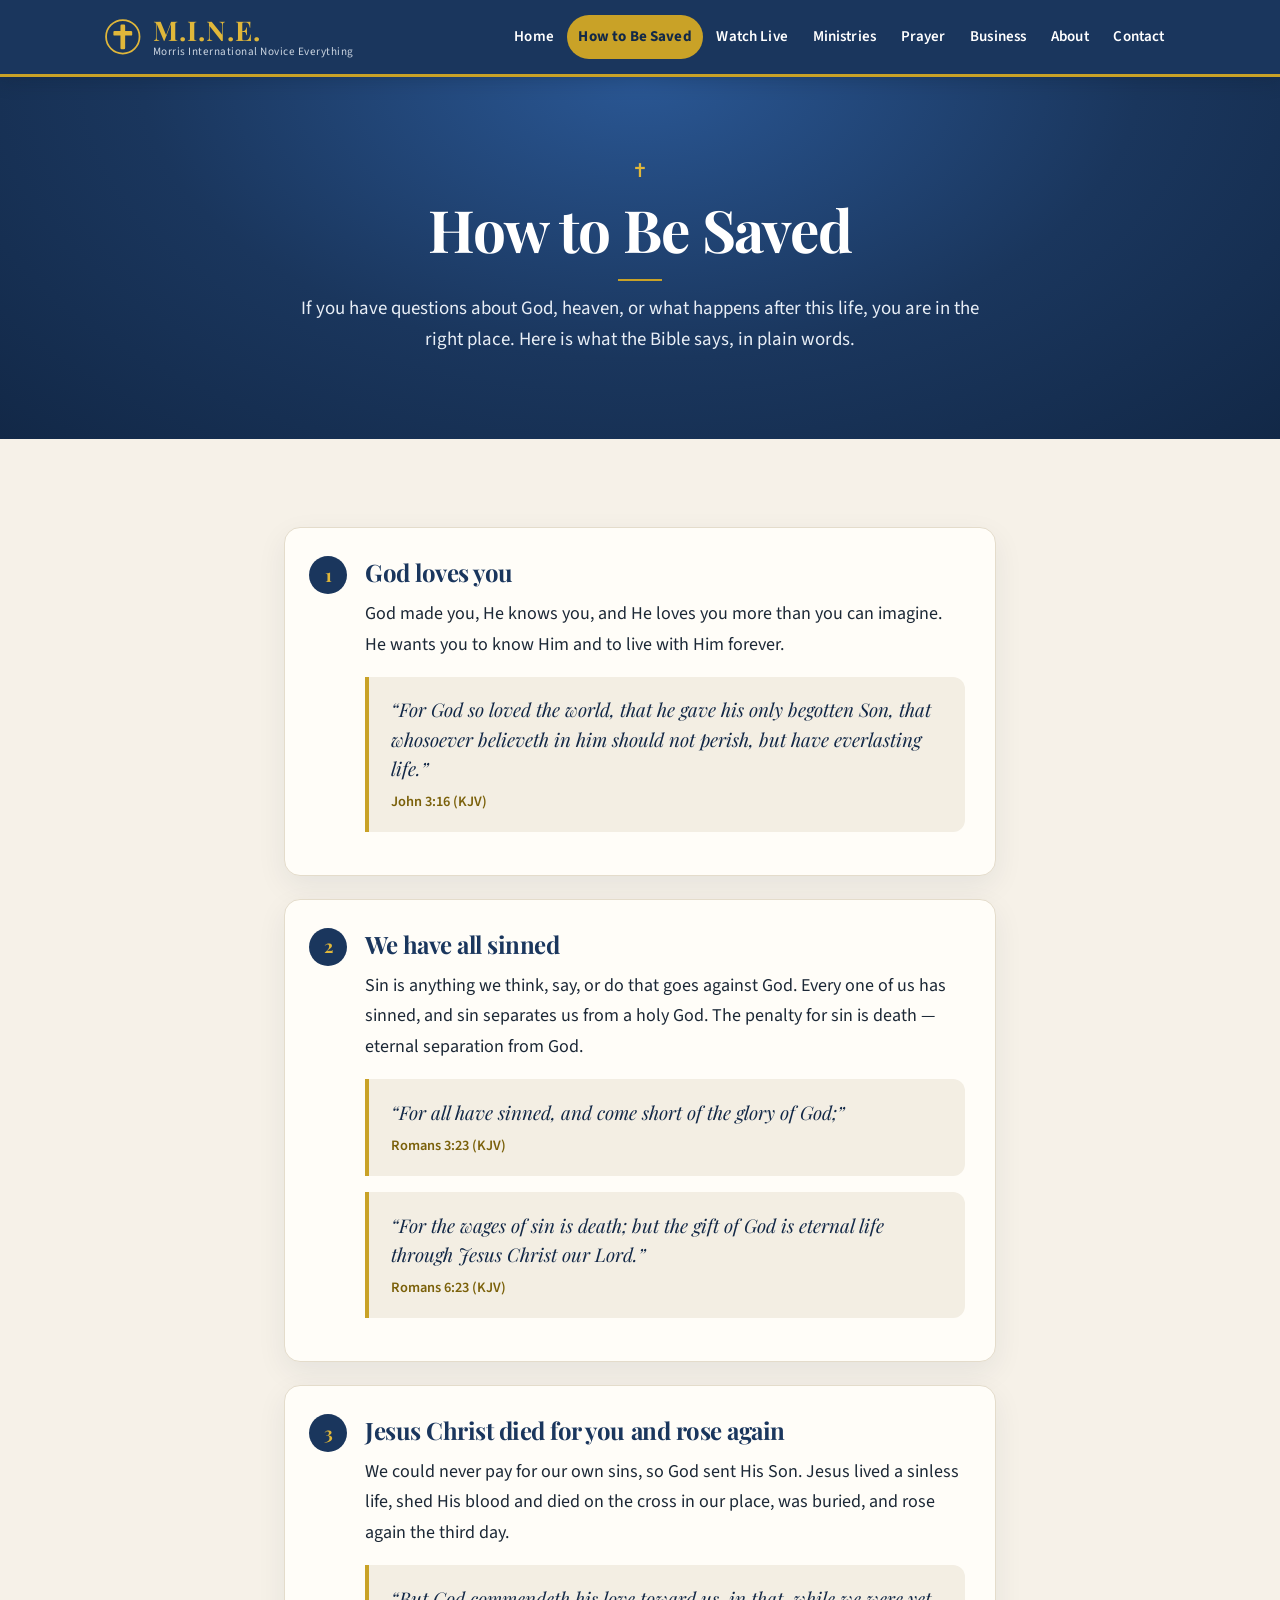
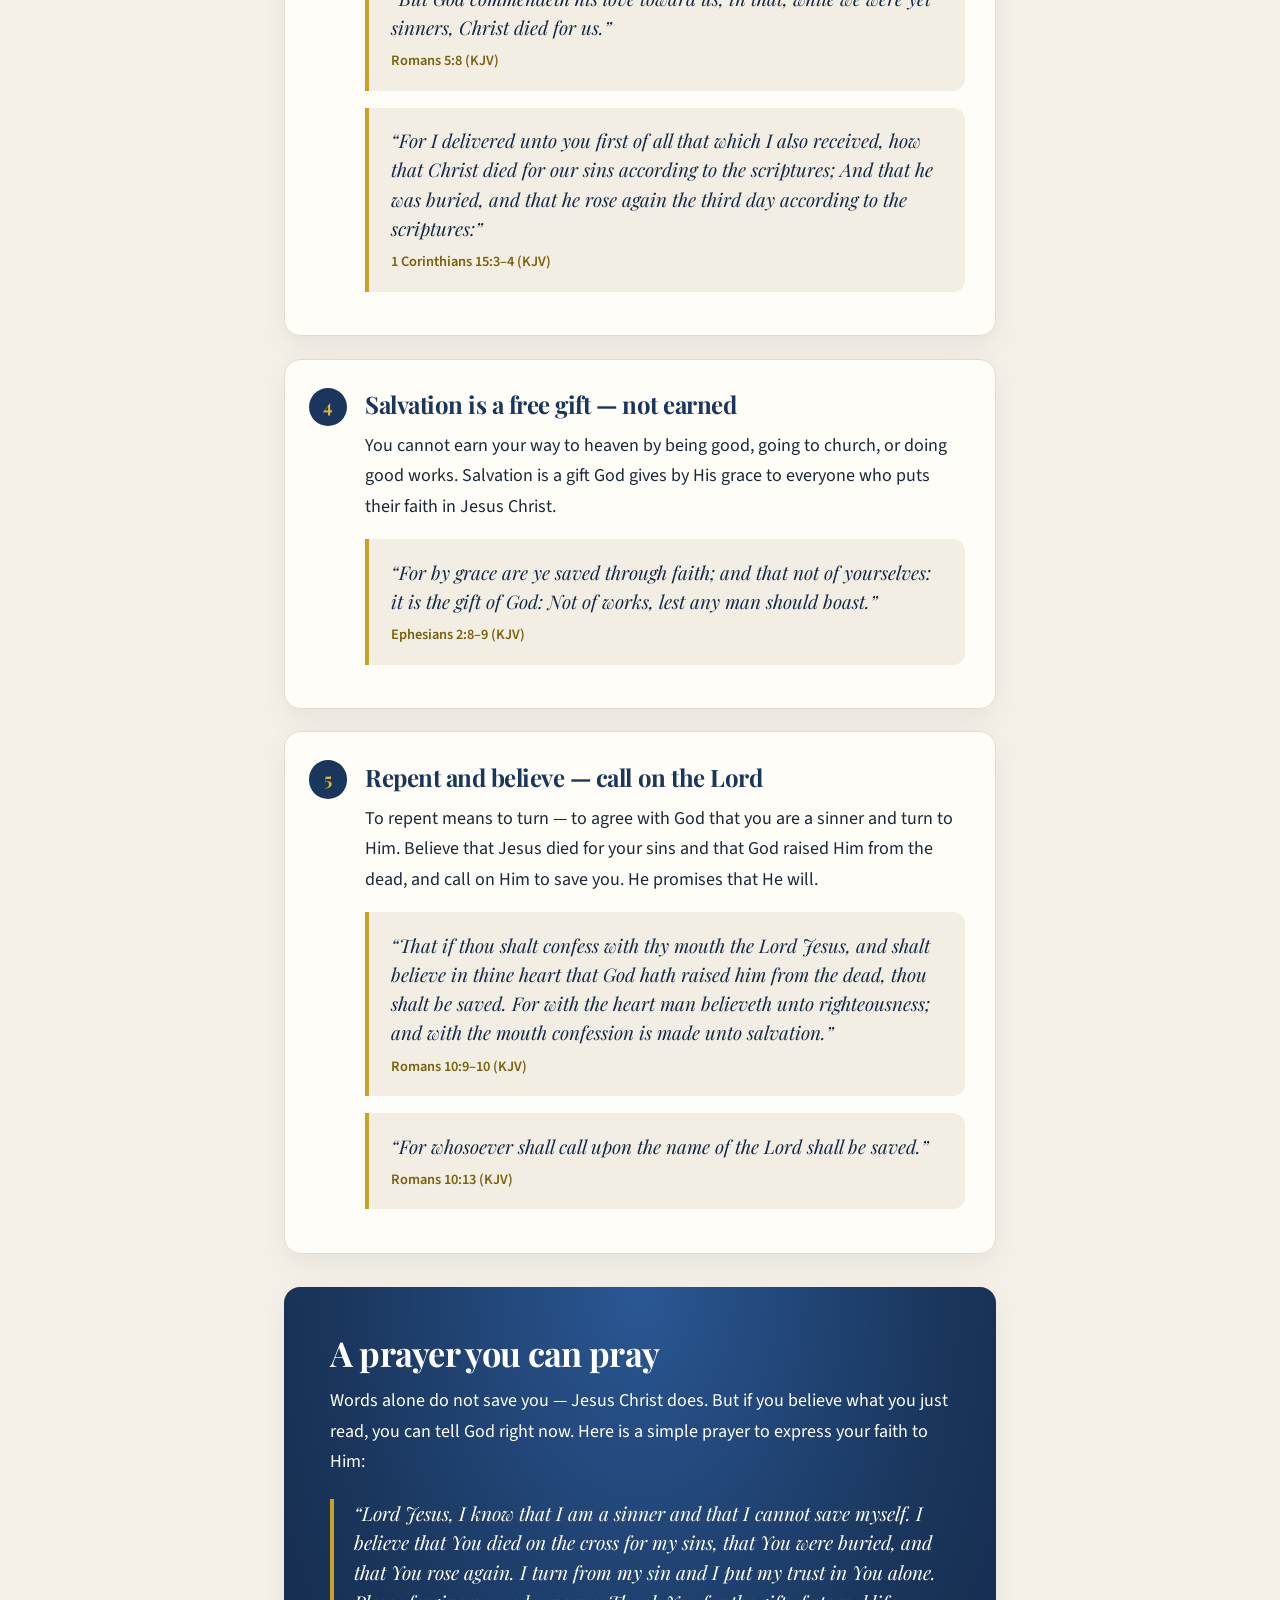
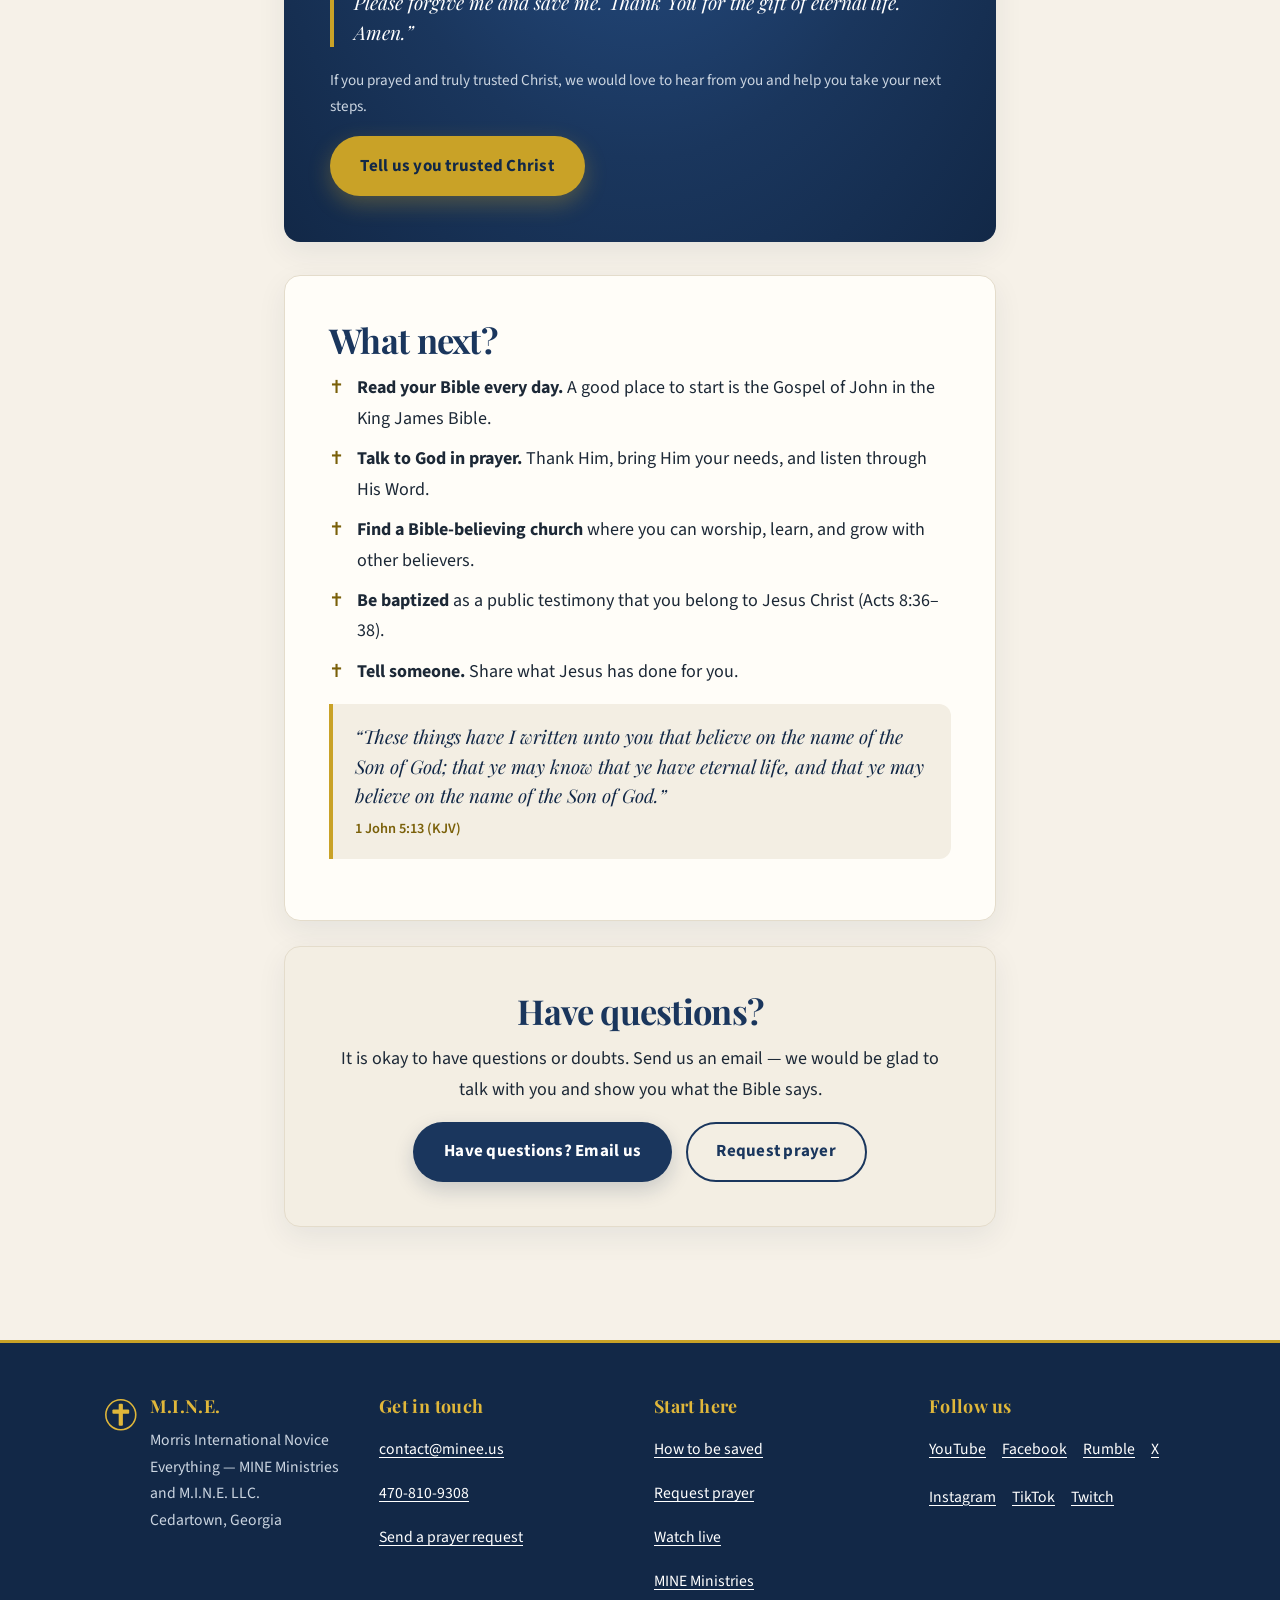
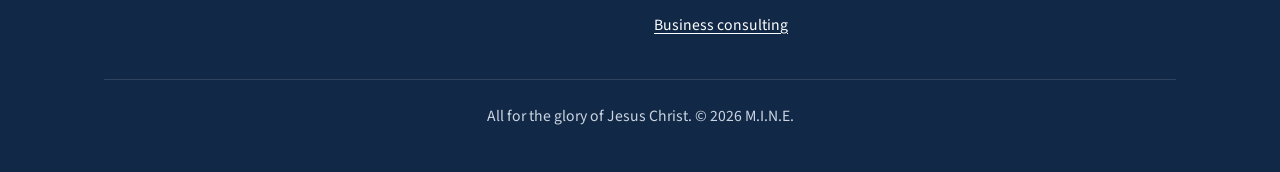
<file: saved.html>
<!DOCTYPE html>
<html lang="en">
<head>
  <meta charset="UTF-8">
  <meta name="viewport" content="width=device-width, initial-scale=1.0">
  <title>How to Be Saved — What the Bible Says | M.I.N.E.</title>
  <meta name="description" content="A simple, plain-language explanation from the King James Bible of how to be saved: God’s love, our sin, Jesus Christ’s death and resurrection, and how to trust Him. Questions are welcome.">
  <link rel="canonical" href="https://www.minee.us/saved.html">
  <meta name="theme-color" content="#1a365d">
  <link rel="icon" href="favicon.svg" type="image/svg+xml">
  <link rel="apple-touch-icon" href="favicon.svg">

  <meta property="og:type" content="website">
  <meta property="og:site_name" content="M.I.N.E.">
  <meta property="og:title" content="How to Be Saved — What the Bible Says | M.I.N.E.">
  <meta property="og:description" content="A simple, plain-language explanation from the King James Bible of how to be saved: God’s love, our sin, Jesus Christ’s death and resurrection, and how to trust Him. Questions are welcome.">
  <meta property="og:url" content="https://www.minee.us/saved.html">
  <meta property="og:image" content="https://www.minee.us/og-image.svg">
  <meta property="og:image:width" content="1200">
  <meta property="og:image:height" content="630">
  <meta property="og:image:alt" content="M.I.N.E. — Find hope and peace with God through Jesus Christ">
  <meta name="twitter:card" content="summary_large_image">
  <meta name="twitter:image" content="https://www.minee.us/og-image.svg">
  <meta name="twitter:image:alt" content="M.I.N.E. — Find hope and peace with God through Jesus Christ">
  <meta name="twitter:title" content="How to Be Saved — What the Bible Says | M.I.N.E.">
  <meta name="twitter:description" content="A simple, plain-language explanation from the King James Bible of how to be saved: God’s love, our sin, Jesus Christ’s death and resurrection, and how to trust Him. Questions are welcome.">

  <link rel="preconnect" href="https://fonts.googleapis.com">
  <link rel="preconnect" href="https://fonts.gstatic.com" crossorigin>
  <link rel="preload" as="style" href="https://fonts.googleapis.com/css2?family=Source+Sans+3:ital,wght@0,400;0,600;0,700;1,400&family=Playfair+Display:ital,wght@0,600;0,700;1,400;1,600&display=swap">
  <link rel="stylesheet" href="https://fonts.googleapis.com/css2?family=Source+Sans+3:ital,wght@0,400;0,600;0,700;1,400&family=Playfair+Display:ital,wght@0,600;0,700;1,400;1,600&display=swap" media="print" onload="this.media='all'">
  <noscript><link rel="stylesheet" href="https://fonts.googleapis.com/css2?family=Source+Sans+3:ital,wght@0,400;0,600;0,700;1,400&family=Playfair+Display:ital,wght@0,600;0,700;1,400;1,600&display=swap"></noscript>
  <style>:root{--navy:#1a365d;--navy-dark:#122847;--navy-mid:#23487a;--gold:#c9a227;--gold-light:#e0b73a;--gold-text:#7a6009;--cream:#f3eee3;--cream-deep:#e8e0d0;--paper:#fffdf8;--light:#f6f1e8;--text:#1c2836;--muted:#4a5568;--border:#e4dccb;--radius:16px;--shadow:0 10px 30px rgba(18,40,71,0.07);--shadow-hover:0 18px 44px rgba(18,40,71,0.13);--max:1120px;--font-serif:'Playfair Display',Georgia,'Times New Roman',serif;--font-sans:'Source Sans 3','Source Sans Pro',system-ui,-apple-system,'Segoe UI',Roboto,sans-serif;--header-h:4.6rem;--ease:cubic-bezier(0.22,1,0.36,1)}*,*::before,*::after{box-sizing:border-box}html{scroll-behavior:smooth}@media (prefers-reduced-motion:reduce){html{scroll-behavior:auto}*,*::before,*::after{transition:none !important;animation:none !important}}::selection{background:var(--gold);color:var(--navy-dark)}body{margin:0;font-family:var(--font-sans);font-size:1.125rem;line-height:1.7;color:var(--text);background:var(--light)}body.nav-open{overflow:hidden}h1,h2,h3{font-family:var(--font-serif);color:var(--navy);line-height:1.2;font-weight:700;margin:0 0 0.75rem;letter-spacing:-0.02em}h1{font-size:clamp(2.2rem,5.8vw,3.65rem)}h2{font-size:clamp(1.6rem,3.4vw,2.15rem)}h3{font-size:1.35rem;letter-spacing:-0.01em}p{margin:0 0 1rem}a{color:var(--navy);text-underline-offset:3px}a:hover{color:var(--gold-text)}:focus-visible{outline:3px solid var(--gold);outline-offset:3px;border-radius:4px}[id]{scroll-margin-top:calc(var(--header-h) + 0.75rem)}.skip-link{position:absolute;left:1rem;top:-100px;background:var(--gold);color:var(--navy-dark);padding:0.6rem 1rem;border-radius:8px;font-weight:700;z-index:100}.skip-link:focus{top:1rem}.container{max-width:var(--max);margin:0 auto;padding:0 1.5rem}.narrow{max-width:760px}.site-header{background:var(--navy);color:#fff;border-bottom:3px solid var(--gold);position:sticky;top:0;z-index:50;box-shadow:0 2px 18px rgba(10,22,40,0.25)}.header-inner{display:flex;align-items:center;justify-content:space-between;gap:1rem;min-height:var(--header-h)}.logo{display:flex;align-items:center;gap:0.7rem;color:#fff;text-decoration:none;line-height:1.1;min-width:0}.logo:hover{color:#fff}.logo-emblem{flex-shrink:0;width:2.35rem;height:2.35rem;display:flex;align-items:center;justify-content:center}.logo-emblem svg{width:100%;height:100%;display:block}.logo-text{display:flex;flex-direction:column;min-width:0}.logo-mark{font-family:var(--font-serif);font-size:1.7rem;font-weight:700;letter-spacing:1px;color:var(--gold-light)}.logo-sub{font-size:0.7rem;letter-spacing:0.045em;color:#cbd5e1;white-space:nowrap;overflow:hidden;text-overflow:ellipsis}.nav-toggle{display:none;align-items:center;gap:0.5rem;background:transparent;color:#fff;border:2px solid rgba(255,255,255,0.45);border-radius:8px;padding:0.55rem 0.9rem;min-height:48px;font:inherit;font-weight:600;cursor:pointer}.nav-toggle:hover{background:rgba(255,255,255,0.08)}.nav-toggle-bars,.nav-toggle-bars::before,.nav-toggle-bars::after{display:block;width:20px;height:2px;background:currentColor;position:relative}.nav-toggle-bars::before,.nav-toggle-bars::after{content:"";position:absolute;left:0}.nav-toggle-bars::before{top:-6px}.nav-toggle-bars::after{top:6px}.site-nav ul{list-style:none;margin:0;padding:0;display:flex;flex-wrap:wrap;gap:0.1rem}.site-nav a{display:flex;align-items:center;min-height:44px;padding:0.4rem 0.72rem;color:#fff;text-decoration:none;font-weight:600;font-size:0.94rem;letter-spacing:0.01em;border-radius:999px;transition:background 0.18s var(--ease),color 0.18s var(--ease)}.site-nav a:hover{background:rgba(255,255,255,0.12);color:#fff}.site-nav a[aria-current="page"]{background:var(--gold);color:var(--navy-dark);font-weight:700}@media (max-width:1000px){.js .nav-toggle{display:inline-flex}.js .site-nav{display:none;width:100%;padding:0.4rem 0 1.1rem}.js .site-nav.open{display:block;border-top:1px solid rgba(255,255,255,0.12);margin-top:0.15rem;padding-top:0.7rem}.header-inner{flex-wrap:wrap}.logo{flex:1 1 0;min-width:0}.logo-sub{font-size:0.68rem}.site-nav ul{flex-direction:column;gap:0.2rem}.site-nav a{min-height:48px;border-radius:10px;font-size:1.05rem;padding:0.6rem 1rem}html:not(.js) .site-nav{width:100%;padding-bottom:1rem}html:not(.js) .site-nav ul{flex-direction:row}}.hero{background:radial-gradient(ellipse at 50% 0%,#2a5794 0%,var(--navy) 42%,var(--navy-dark) 100%);color:#fff;text-align:center;padding:0 0 clamp(2.8rem,7vw,4.75rem)}.hero-media{position:relative;background:transparent;overflow:hidden}.hero-media::after{content:"";pointer-events:none;position:absolute;inset:0;background:linear-gradient(to right,var(--navy) 0%,transparent 16%,transparent 84%,var(--navy) 100%),linear-gradient(to bottom,rgba(26,54,93,0.12) 0%,transparent 24%,transparent 76%,var(--navy) 100%),radial-gradient(ellipse at 50% 48%,transparent 28%,rgba(26,54,93,0.3) 64%,var(--navy) 88%)}.intro-video,.hero-media .intro-video{display:block;width:100%;max-width:920px;height:auto;max-height:28vh;aspect-ratio:16 / 9;object-fit:contain;margin:0 auto;background:transparent}.hero-content{padding:clamp(1.15rem,3.4vw,2.1rem) 1.25rem 0}.intro-title{font-family:var(--font-serif);font-weight:700;font-size:clamp(1.15rem,2.8vw,1.7rem);line-height:1.3;letter-spacing:0.04em;color:var(--gold-light);margin:0 0 1rem}.intro-title::after{content:"";display:block;width:2.75rem;height:2px;background:var(--gold);margin:0.8rem auto 0}.hero h1{color:#fff;max-width:900px;margin:0 auto 1rem}.hero .lead{font-size:clamp(1.08rem,2vw,1.25rem);color:#e8eef6;max-width:640px;margin:0 auto 1.7rem;line-height:1.65}.hero .verse{font-family:var(--font-serif);font-style:italic;font-weight:400;color:var(--gold-light);max-width:36rem;margin:1.85rem auto 0;font-size:clamp(1.08rem,2vw,1.22rem);line-height:1.55}.hero .verse cite{display:block;font-style:normal;font-family:var(--font-sans);font-size:0.88rem;font-weight:600;color:#cbd5e1;margin-top:0.5rem;letter-spacing:0.04em}.intro-music-btn{display:inline-flex;align-items:center;justify-content:center;gap:0.45rem;min-height:44px;margin:1.05rem auto 0;padding:0.4rem 1.1rem;border:1px solid rgba(224,183,58,0.55);border-radius:999px;background:transparent;color:#e8eef6;font-family:var(--font-sans);font-size:0.88rem;font-weight:600;letter-spacing:0.02em;cursor:pointer;transition:background 0.18s var(--ease),color 0.18s var(--ease),border-color 0.18s var(--ease)}.intro-music-btn:hover{background:rgba(255,255,255,0.08);color:#fff;border-color:var(--gold-light)}.intro-music-btn:focus-visible{outline:3px solid var(--gold-light);outline-offset:3px}.intro-music-btn.is-playing{background:var(--gold);border-color:var(--gold);color:var(--navy-dark)}.intro-music-btn.is-playing:hover{background:var(--gold-light);border-color:var(--gold-light);color:var(--navy-dark)}.intro-music-btn:disabled{opacity:0.85;cursor:wait}.intro-music-btn svg{width:1.15rem;height:1.15rem;flex-shrink:0;fill:currentColor}.intro-music-btn .icon-pause{display:none}.intro-music-btn.is-playing .icon-play{display:none}.intro-music-btn.is-playing .icon-pause{display:block}.intro-music-credit{margin:0.5rem auto 0;max-width:40rem;font-size:0.78rem;line-height:1.45;color:#94a3b8}.intro-music-credit cite{font-style:italic;color:#cbd5e1}.intro-music-credit a{color:#cbd5e1}.intro-music-credit a:hover{color:var(--gold-light)}.intro-ctas{margin:0 auto;max-width:760px}.intro-ctas .btn{min-width:13rem}.eyebrow{display:inline-block;font-size:0.78rem;font-weight:700;letter-spacing:0.16em;text-transform:uppercase;color:var(--gold-light);margin-bottom:0.65rem}.page-hero{background:radial-gradient(ellipse at 50% 0%,#2a5794 0%,var(--navy) 55%,var(--navy-dark) 100%);color:#fff;padding:clamp(3.1rem,8vw,5.25rem) 0;text-align:center}.page-hero h1{color:#fff;margin-bottom:0.7rem}.page-hero h1::before{content:"✝";display:block;margin:0 auto 0.9rem;font-family:"Times New Roman",Times,serif;font-size:1.2rem;font-weight:400;line-height:1;color:var(--gold-light);letter-spacing:0}.page-hero h1::after{content:"";display:block;width:2.75rem;height:2px;background:var(--gold);margin:0.95rem auto 0}.page-hero p{color:#e8eef6;font-size:1.18rem;max-width:680px;margin:0 auto;line-height:1.65}.btn-row{display:flex;flex-wrap:wrap;gap:0.85rem;justify-content:center}.btn{display:inline-flex;align-items:center;justify-content:center;min-height:54px;padding:0.85rem 1.8rem;border-radius:999px;font-weight:700;font-size:1.06rem;letter-spacing:0.015em;text-decoration:none;border:2px solid transparent;transition:transform 0.2s var(--ease),background 0.2s var(--ease),box-shadow 0.2s var(--ease),border-color 0.2s var(--ease),color 0.2s var(--ease)}.btn:hover{transform:translateY(-2px)}.btn-primary{background:var(--gold);color:var(--navy-dark);box-shadow:0 8px 22px rgba(201,162,39,0.32)}.btn-primary:hover{background:var(--gold-light);color:var(--navy-dark);box-shadow:0 10px 26px rgba(201,162,39,0.42)}.btn-outline{border-color:rgba(255,255,255,0.85);color:#fff}.btn-outline:hover{background:rgba(255,255,255,0.12);color:#fff}.btn-outline-gold{border-color:var(--gold-light);color:#fff}.btn-outline-gold:hover{background:rgba(224,183,58,0.16);color:#fff;border-color:var(--gold-light)}.btn-navy{background:var(--navy);color:#fff;box-shadow:0 8px 20px rgba(18,40,71,0.18)}.btn-navy:hover{background:var(--navy-dark);color:#fff}.btn-outline-navy{border-color:var(--navy);color:var(--navy)}.btn-outline-navy:hover{background:var(--navy);color:#fff}.section{padding:clamp(3.4rem,7.5vw,5.5rem) 0}.section-alt{background:var(--paper);border-top:1px solid var(--border);border-bottom:1px solid var(--border)}.section-title{text-align:center;margin-bottom:2.4rem}.section-title h2::after{content:"";display:block;width:2.75rem;height:2px;background:var(--gold);margin:0.9rem auto 0}.section-title p{color:var(--muted);max-width:640px;margin:1.05rem auto 0}.cards{display:grid;grid-template-columns:repeat(auto-fit,minmax(240px,1fr));gap:1.4rem}.card{background:var(--paper);border:1px solid var(--border);border-top:3px solid var(--gold);border-radius:var(--radius);padding:1.9rem 1.75rem 1.65rem;box-shadow:var(--shadow);display:flex;flex-direction:column;transition:transform 0.25s var(--ease),box-shadow 0.25s var(--ease)}.card:hover{transform:translateY(-5px);box-shadow:var(--shadow-hover)}.card p{color:var(--muted)}.card .card-link{margin-top:auto;padding-top:0.4rem;font-weight:700;color:var(--navy);text-decoration:none}.card .card-link:hover{color:var(--gold-text);text-decoration:underline}.panel{background:var(--paper);border:1px solid var(--border);border-radius:var(--radius);padding:clamp(1.75rem,4.2vw,2.75rem);box-shadow:var(--shadow);margin-bottom:1.6rem}.panel.cream{background:var(--cream)}.label-gold{color:var(--gold-text);font-weight:700}ul.check{list-style:none;padding:0;margin:0 0 1rem}ul.check li{position:relative;padding-left:1.75rem;margin-bottom:0.6rem}ul.check li::before{content:"✝";position:absolute;left:0;color:var(--gold-text);font-weight:700}img{max-width:100%;height:auto}.avatar{display:block;width:172px;height:172px;margin:0 auto 1.4rem;border-radius:50%;object-fit:cover;border:4px solid var(--gold);box-shadow:var(--shadow)}.portrait{float:right;width:min(280px,42%);margin:0 0 1rem 1.5rem}.portrait img{display:block;width:100%;height:auto;border-radius:var(--radius);border:4px solid var(--gold);box-shadow:var(--shadow)}.portrait figcaption{font-size:0.85rem;color:var(--muted);text-align:center;margin-top:0.45rem}.panel::after{content:"";display:table;clear:both}@media (max-width:600px){.portrait{float:none;width:min(320px,100%);margin:0 auto 1.25rem}}.steps{counter-reset:step;display:grid;gap:1.4rem}.step{position:relative;background:var(--paper);border:1px solid var(--border);border-radius:var(--radius);padding:1.9rem 1.9rem 1.65rem 5rem;box-shadow:var(--shadow)}.step::before{counter-increment:step;content:counter(step);position:absolute;left:1.5rem;top:1.75rem;width:2.4rem;height:2.4rem;border-radius:50%;background:var(--navy);color:var(--gold-light);font-weight:700;font-family:var(--font-serif);display:flex;align-items:center;justify-content:center}.step h2{font-size:1.5rem}blockquote.scripture{margin:1.05rem 0;padding:1.15rem 1.35rem;background:var(--cream);border-left:4px solid var(--gold);border-radius:0 12px 12px 0;font-family:var(--font-serif);font-style:italic;font-weight:400;font-size:1.18rem;line-height:1.55;color:var(--navy-dark)}blockquote.scripture p{margin:0}blockquote.scripture cite{display:block;margin-top:0.5rem;font-family:var(--font-sans);font-style:normal;font-size:0.9rem;font-weight:600;color:var(--gold-text)}.prayer-box{background:radial-gradient(ellipse at 50% 0%,#2a5794 0%,var(--navy) 60%,var(--navy-dark) 100%);color:#fff;border-radius:var(--radius);padding:clamp(1.75rem,4.2vw,2.85rem);margin:2.1rem 0;box-shadow:var(--shadow)}.prayer-box h2{color:#fff}.prayer-box p.note{color:#cbd5e1;font-size:0.95rem}.prayer-box .prayer-text{font-family:var(--font-serif);font-style:italic;font-size:1.2rem;line-height:1.55;border-left:4px solid var(--gold);padding-left:1.25rem;margin:1.3rem 0;color:#fff}.cta-band{background:radial-gradient(ellipse at 50% 0%,#2a5794 0%,var(--navy) 55%,var(--navy-dark) 100%);color:#fff;text-align:center;padding:clamp(3.4rem,7.5vw,5.5rem) 0}.cta-band h2{color:#fff}.cta-band h2::after{content:"";display:block;width:2.75rem;height:2px;background:var(--gold);margin:0.9rem auto 0}.cta-band p{color:#e8eef6;max-width:620px;margin:1.15rem auto 1.7rem}.video-frame{position:relative;width:100%;aspect-ratio:16 / 9;background:var(--navy-dark);border:3px solid var(--gold);border-radius:var(--radius);overflow:hidden;box-shadow:var(--shadow)}.video-frame iframe{position:absolute;inset:0;width:100%;height:100%;border:0}.video-placeholder{position:absolute;inset:0;display:flex;flex-direction:column;align-items:center;justify-content:center;text-align:center;padding:1rem;color:#e2e8f0}.video-placeholder p{margin:0 0 0.4rem}.video-placeholder-title{font-family:var(--font-serif);font-size:clamp(1.2rem,3vw,1.6rem);color:var(--gold-light)}.social-links{list-style:none;padding:0;margin:0;display:grid;grid-template-columns:repeat(auto-fit,minmax(220px,1fr));gap:0.55rem 1rem}.social-links a{display:flex;align-items:center;min-height:48px;padding:0.5rem 1rem;border:1px solid var(--border);border-left:4px solid var(--gold);border-radius:10px;background:var(--paper);font-weight:600;text-decoration:none;transition:background 0.18s var(--ease),transform 0.18s var(--ease)}.social-links a:hover{background:var(--cream);color:var(--navy);transform:translateY(-1px)}.contact-list{list-style:none;padding:0;margin:0;display:grid;gap:1.1rem}.contact-list li{display:flex;flex-direction:column}.contact-list .k{font-size:0.82rem;font-weight:700;text-transform:uppercase;letter-spacing:0.1em;color:var(--gold-text)}.contact-list a,.contact-list .v{font-size:1.25rem;font-weight:600;color:var(--navy);word-break:break-word}.contact-list a{display:inline-flex;min-height:44px;align-items:center}.site-footer{background:var(--navy-dark);color:#cbd5e1;padding:3.25rem 0 1.7rem;font-size:0.98rem;border-top:3px solid var(--gold)}.footer-grid{display:grid;grid-template-columns:repeat(auto-fit,minmax(220px,1fr));gap:2rem 1.75rem;margin-bottom:2rem}.footer-brand{display:flex;align-items:flex-start;gap:0.75rem}.footer-brand .logo-emblem{width:2.1rem;height:2.1rem;margin-top:0.15rem}.site-footer h2{color:var(--gold-light);font-size:1.12rem;margin-bottom:0.65rem;letter-spacing:0.02em}.site-footer a{color:#fff}.site-footer a:hover{color:var(--gold-light)}.site-footer ul{list-style:none;padding:0;margin:0}.site-footer li a{display:inline-flex;min-height:44px;align-items:center}.footer-bottom{border-top:1px solid rgba(255,255,255,0.12);padding-top:1.4rem;text-align:center;color:#cbd5e1}.center{text-align:center}.mt-2{margin-top:2.1rem}.small{font-size:0.95rem;color:var(--muted)}.eyebrow-dark{color:var(--gold-text)}.music-credit{text-align:center;font-size:0.8rem;color:#a8b5c7;margin:0 0 1rem}.music-credit cite{font-style:italic}.music-credit a{color:#e2e8f0}.truths{list-style:none;counter-reset:truth;padding:0;margin:0;display:grid;grid-template-columns:repeat(auto-fit,minmax(230px,1fr));gap:1.4rem}.truth{counter-increment:truth;position:relative;background:var(--paper);border:1px solid var(--border);border-top:3px solid var(--gold);border-radius:var(--radius);box-shadow:var(--shadow);padding:3.8rem 1.55rem 1.6rem;transition:transform 0.25s var(--ease),box-shadow 0.25s var(--ease)}.truth:hover{transform:translateY(-4px);box-shadow:var(--shadow-hover)}.truth::before{content:counter(truth);position:absolute;top:1.3rem;left:1.5rem;width:2.1rem;height:2.1rem;border-radius:50%;background:var(--navy);color:var(--gold-light);font-weight:700;font-family:var(--font-serif);display:flex;align-items:center;justify-content:center}.truth h3{font-size:1.28rem;margin-bottom:0.5rem}.truth p{font-family:var(--font-serif);font-style:italic;color:var(--navy-dark);margin-bottom:0.5rem;font-size:1.08rem;line-height:1.5}.truth cite{font-style:normal;font-size:0.9rem;font-weight:600;color:var(--gold-text)}.prayer-form{display:grid;gap:0.5rem;max-width:560px;margin:1.6rem auto 0}.prayer-form label{font-weight:700;color:var(--navy);margin-top:0.55rem}.prayer-form .optional{font-weight:400;color:var(--muted)}.prayer-form input,.prayer-form textarea{font:inherit;width:100%;padding:0.85rem 1rem;min-height:50px;border:2px solid #c5bba8;border-radius:12px;background:#fff;color:var(--text);transition:border-color 0.18s var(--ease)}.prayer-form input:hover,.prayer-form textarea:hover{border-color:#9aa7b8}.prayer-form input:focus,.prayer-form textarea:focus{border-color:var(--navy);outline:3px solid var(--gold);outline-offset:1px}.prayer-form textarea{resize:vertical;min-height:160px}.prayer-form .btn{margin-top:1.05rem;width:100%;border:0;cursor:pointer;font-family:inherit}.live-facade{position:absolute;inset:0;width:100%;height:100%;border:0;cursor:pointer;background:radial-gradient(circle at 50% 40%,#24477a 0%,var(--navy-dark) 70%);color:#fff;display:flex;flex-direction:column;align-items:center;justify-content:center;gap:0.55rem;font:inherit;padding:1rem;text-align:center}.live-play{width:80px;height:80px;border-radius:50%;background:var(--gold);display:flex;align-items:center;justify-content:center;box-shadow:0 6px 24px rgba(0,0,0,0.35);transition:transform 0.2s var(--ease)}.live-play svg{width:40px;height:40px;fill:var(--navy-dark);margin-left:4px}.live-facade:hover .live-play{transform:scale(1.07)}.live-facade-title{font-family:var(--font-serif);font-size:clamp(1.2rem,3vw,1.6rem);font-weight:700;color:var(--gold-light)}.live-facade-sub{font-size:0.95rem;color:#cbd5e1}.footer-social{display:flex;flex-wrap:wrap;gap:0.25rem 1rem}.js .reveal{opacity:0;transform:translateY(1.15rem)}.js .reveal.is-in{opacity:1;transform:none;transition:opacity 0.85s var(--ease),transform 0.85s var(--ease)}@media (prefers-reduced-motion:reduce){.js .reveal,.js .reveal.is-in{opacity:1;transform:none;transition:none}}@media (max-width:600px){body{font-size:1.0625rem}.container{padding:0 1.2rem}.step{padding:4.25rem 1.25rem 1.25rem}.step::before{left:1.25rem;top:1.25rem}.btn{width:100%}.intro-music-btn{width:auto}.intro-video,.hero-media .intro-video{max-height:24vh}.intro-ctas{gap:0.6rem;max-width:360px}.intro-ctas .btn{min-height:52px;padding:0.75rem 1.2rem;min-width:0}.hero{padding-bottom:2.5rem}.hero-content{padding-top:1rem}.intro-title{margin-bottom:0.8rem}.hero .lead{margin-bottom:1.25rem}.hero .verse{margin-top:1.4rem}.truth{padding:3.4rem 1.25rem 1.25rem}.logo-emblem{width:2.1rem;height:2.1rem}.logo-sub{display:none}.section{padding:2.85rem 0}.page-hero{padding:2.6rem 0 2.5rem}}</style>
  <script>document.documentElement.classList.add('js');</script>
  <script type="application/ld+json">{"@context": "https://schema.org", "@type": "Organization", "@id": "https://www.minee.us/#org", "name": "M.I.N.E. (Morris International Novice Everything)", "alternateName": ["MINE Ministries", "M.I.N.E. LLC"], "url": "https://www.minee.us/", "logo": "https://www.minee.us/favicon.svg", "email": "contact@minee.us", "telephone": "+1-470-810-9308", "founder": {"@type": "Person", "name": "Ollie Mitchell Morris"}, "address": {"@type": "PostalAddress", "addressLocality": "Cedartown", "addressRegion": "GA", "addressCountry": "US"}, "areaServed": "Polk County, Georgia", "sameAs": ["https://www.youtube.com/channel/UC8Uq012OZdbeGq6fk_z5RRQ", "https://www.facebook.com/359092750619636", "https://rumble.com/user/M6977M", "https://x.com/777Jesus2019", "https://www.instagram.com/4.king.jesus", "https://vm.tiktok.com/ZThKaVoeJ/", "https://www.twitch.tv/mm6977"]}</script>
</head>
<body>
  <a class="skip-link" href="#main">Skip to main content</a>

  <header class="site-header">
    <div class="container header-inner">
      <a class="logo" href="index.html">
        <span class="logo-emblem" aria-hidden="true">
          <svg viewBox="0 0 32 32" focusable="false">
            <circle cx="16" cy="16" r="14.25" fill="none" stroke="#e0b73a" stroke-width="1.5"/>
            <rect x="14" y="5.5" width="4" height="21" rx="1" fill="#e0b73a"/>
            <rect x="8" y="11" width="16" height="4" rx="1" fill="#e0b73a"/>
          </svg>
        </span>
        <span class="logo-text">
          <span class="logo-mark">M.I.N.E.</span>
          <span class="logo-sub">Morris International Novice Everything</span>
        </span>
      </a>
      <button class="nav-toggle" type="button" aria-expanded="false" aria-controls="site-nav">
        <span class="nav-toggle-bars" aria-hidden="true"></span>
        Menu
      </button>
      <nav id="site-nav" class="site-nav" aria-label="Main">
        <ul>
        <li><a href="index.html">Home</a></li>
        <li><a href="saved.html" aria-current="page">How to Be Saved</a></li>
        <li><a href="live.html">Watch Live</a></li>
        <li><a href="ministries.html">Ministries</a></li>
        <li><a href="prayer.html">Prayer</a></li>
        <li><a href="business.html">Business</a></li>
        <li><a href="about.html">About</a></li>
        <li><a href="contact.html">Contact</a></li>
        </ul>
      </nav>
    </div>
  </header>

  <main id="main">
    <section class="page-hero">
      <div class="container">
        <h1>How to Be Saved</h1>
        <p>If you have questions about God, heaven, or what happens after this life, you are in the right place. Here is what the Bible says, in plain words.</p>
      </div>
    </section>

    <section class="section reveal">
      <div class="container narrow">
        <div class="steps">
          <article class="step">
            <h2>God loves you</h2>
            <p>God made you, He knows you, and He loves you more than you can imagine. He wants you to know Him and to live with Him forever.</p>
            <blockquote class="scripture"><p>“For God so loved the world, that he gave his only begotten Son, that whosoever believeth in him should not perish, but have everlasting life.”</p><cite>John 3:16 (KJV)</cite></blockquote>
          </article>

          <article class="step">
            <h2>We have all sinned</h2>
            <p>Sin is anything we think, say, or do that goes against God. Every one of us has sinned, and sin separates us from a holy God. The penalty for sin is death — eternal separation from God.</p>
            <blockquote class="scripture"><p>“For all have sinned, and come short of the glory of God;”</p><cite>Romans 3:23 (KJV)</cite></blockquote>
            <blockquote class="scripture"><p>“For the wages of sin is death; but the gift of God is eternal life through Jesus Christ our Lord.”</p><cite>Romans 6:23 (KJV)</cite></blockquote>
          </article>

          <article class="step">
            <h2>Jesus Christ died for you and rose again</h2>
            <p>We could never pay for our own sins, so God sent His Son. Jesus lived a sinless life, shed His blood and died on the cross in our place, was buried, and rose again the third day.</p>
            <blockquote class="scripture"><p>“But God commendeth his love toward us, in that, while we were yet sinners, Christ died for us.”</p><cite>Romans 5:8 (KJV)</cite></blockquote>
            <blockquote class="scripture"><p>“For I delivered unto you first of all that which I also received, how that Christ died for our sins according to the scriptures; And that he was buried, and that he rose again the third day according to the scriptures:”</p><cite>1 Corinthians 15:3–4 (KJV)</cite></blockquote>
          </article>

          <article class="step">
            <h2>Salvation is a free gift — not earned</h2>
            <p>You cannot earn your way to heaven by being good, going to church, or doing good works. Salvation is a gift God gives by His grace to everyone who puts their faith in Jesus Christ.</p>
            <blockquote class="scripture"><p>“For by grace are ye saved through faith; and that not of yourselves: it is the gift of God: Not of works, lest any man should boast.”</p><cite>Ephesians 2:8–9 (KJV)</cite></blockquote>
          </article>

          <article class="step">
            <h2>Repent and believe — call on the Lord</h2>
            <p>To repent means to turn — to agree with God that you are a sinner and turn to Him. Believe that Jesus died for your sins and that God raised Him from the dead, and call on Him to save you. He promises that He will.</p>
            <blockquote class="scripture"><p>“That if thou shalt confess with thy mouth the Lord Jesus, and shalt believe in thine heart that God hath raised him from the dead, thou shalt be saved. For with the heart man believeth unto righteousness; and with the mouth confession is made unto salvation.”</p><cite>Romans 10:9–10 (KJV)</cite></blockquote>
            <blockquote class="scripture"><p>“For whosoever shall call upon the name of the Lord shall be saved.”</p><cite>Romans 10:13 (KJV)</cite></blockquote>
          </article>
        </div>

        <section class="prayer-box" aria-labelledby="prayer-title">
          <h2 id="prayer-title">A prayer you can pray</h2>
          <p>Words alone do not save you — Jesus Christ does. But if you believe what you just read, you can tell God right now. Here is a simple prayer to express your faith to Him:</p>
          <p class="prayer-text">“Lord Jesus, I know that I am a sinner and that I cannot save myself. I believe that You died on the cross for my sins, that You were buried, and that You rose again. I turn from my sin and I put my trust in You alone. Please forgive me and save me. Thank You for the gift of eternal life. Amen.”</p>
          <p class="note">If you prayed and truly trusted Christ, we would love to hear from you and help you take your next steps.</p>
          <div class="btn-row" style="justify-content:flex-start">
            <a class="btn btn-primary" href="mailto:contact@minee.us?subject=I%20trusted%20Jesus%20Christ">Tell us you trusted Christ</a>
          </div>
        </section>

        <div class="panel">
          <h2>What next?</h2>
          <ul class="check">
            <li><strong>Read your Bible every day.</strong> A good place to start is the Gospel of John in the King James Bible.</li>
            <li><strong>Talk to God in prayer.</strong> Thank Him, bring Him your needs, and listen through His Word.</li>
            <li><strong>Find a Bible-believing church</strong> where you can worship, learn, and grow with other believers.</li>
            <li><strong>Be baptized</strong> as a public testimony that you belong to Jesus Christ (Acts 8:36–38).</li>
            <li><strong>Tell someone.</strong> Share what Jesus has done for you.</li>
          </ul>
          <blockquote class="scripture"><p>“These things have I written unto you that believe on the name of the Son of God; that ye may know that ye have eternal life, and that ye may believe on the name of the Son of God.”</p><cite>1 John 5:13 (KJV)</cite></blockquote>
        </div>

        <div class="panel cream center">
          <h2>Have questions?</h2>
          <p>It is okay to have questions or doubts. Send us an email — we would be glad to talk with you and show you what the Bible says.</p>
          <div class="btn-row">
            <a class="btn btn-navy" href="mailto:contact@minee.us?subject=Questions%20about%20salvation">Have questions? Email us</a>
            <a class="btn btn-outline-navy" href="prayer.html">Request prayer</a>
          </div>
        </div>
      </div>
    </section>
  </main>

  <footer class="site-footer">
    <div class="container">
      <div class="footer-grid">
        <div class="footer-brand">
        <span class="logo-emblem" aria-hidden="true">
          <svg viewBox="0 0 32 32" focusable="false">
            <circle cx="16" cy="16" r="14.25" fill="none" stroke="#e0b73a" stroke-width="1.5"/>
            <rect x="14" y="5.5" width="4" height="21" rx="1" fill="#e0b73a"/>
            <rect x="8" y="11" width="16" height="4" rx="1" fill="#e0b73a"/>
          </svg>
        </span>
          <div>
          <h2>M.I.N.E.</h2>
          <p>Morris International Novice Everything — MINE Ministries and M.I.N.E. LLC.<br>Cedartown, Georgia</p>
          </div>
        </div>
        <div>
          <h2>Get in touch</h2>
          <ul>
            <li><a href="mailto:contact@minee.us">contact@minee.us</a></li>
            <li><a href="tel:+14708109308">470-810-9308</a></li>
            <li><a href="mailto:contact@minee.us?subject=Prayer%20Request&body=First%20name%20(optional)%3A%0D%0A%0D%0AHow%20can%20we%20pray%20for%20you%3F%0D%0A%0D%0A">Send a prayer request</a></li>
          </ul>
        </div>
        <div>
          <h2>Start here</h2>
          <ul>
            <li><a href="saved.html">How to be saved</a></li>
            <li><a href="prayer.html">Request prayer</a></li>
            <li><a href="live.html">Watch live</a></li>
            <li><a href="ministries.html">MINE Ministries</a></li>
            <li><a href="business.html">Business consulting</a></li>
          </ul>
        </div>
        <div>
          <h2>Follow us</h2>
          <ul class="footer-social">
            <li><a href="https://www.youtube.com/channel/UC8Uq012OZdbeGq6fk_z5RRQ" target="_blank" rel="noopener">YouTube</a></li>
            <li><a href="https://www.facebook.com/359092750619636" target="_blank" rel="noopener">Facebook</a></li>
            <li><a href="https://rumble.com/user/M6977M" target="_blank" rel="noopener">Rumble</a></li>
            <li><a href="https://x.com/777Jesus2019" target="_blank" rel="noopener">X</a></li>
            <li><a href="https://www.instagram.com/4.king.jesus" target="_blank" rel="noopener">Instagram</a></li>
            <li><a href="https://vm.tiktok.com/ZThKaVoeJ/" target="_blank" rel="noopener">TikTok</a></li>
            <li><a href="https://www.twitch.tv/mm6977" target="_blank" rel="noopener">Twitch</a></li>
          </ul>
        </div>
      </div>

      <p class="footer-bottom">All for the glory of Jesus Christ. &copy; 2026 M.I.N.E.</p>
    </div>
  </footer>

  <script src="script.js" defer></script>
</body>
</html>
</file>
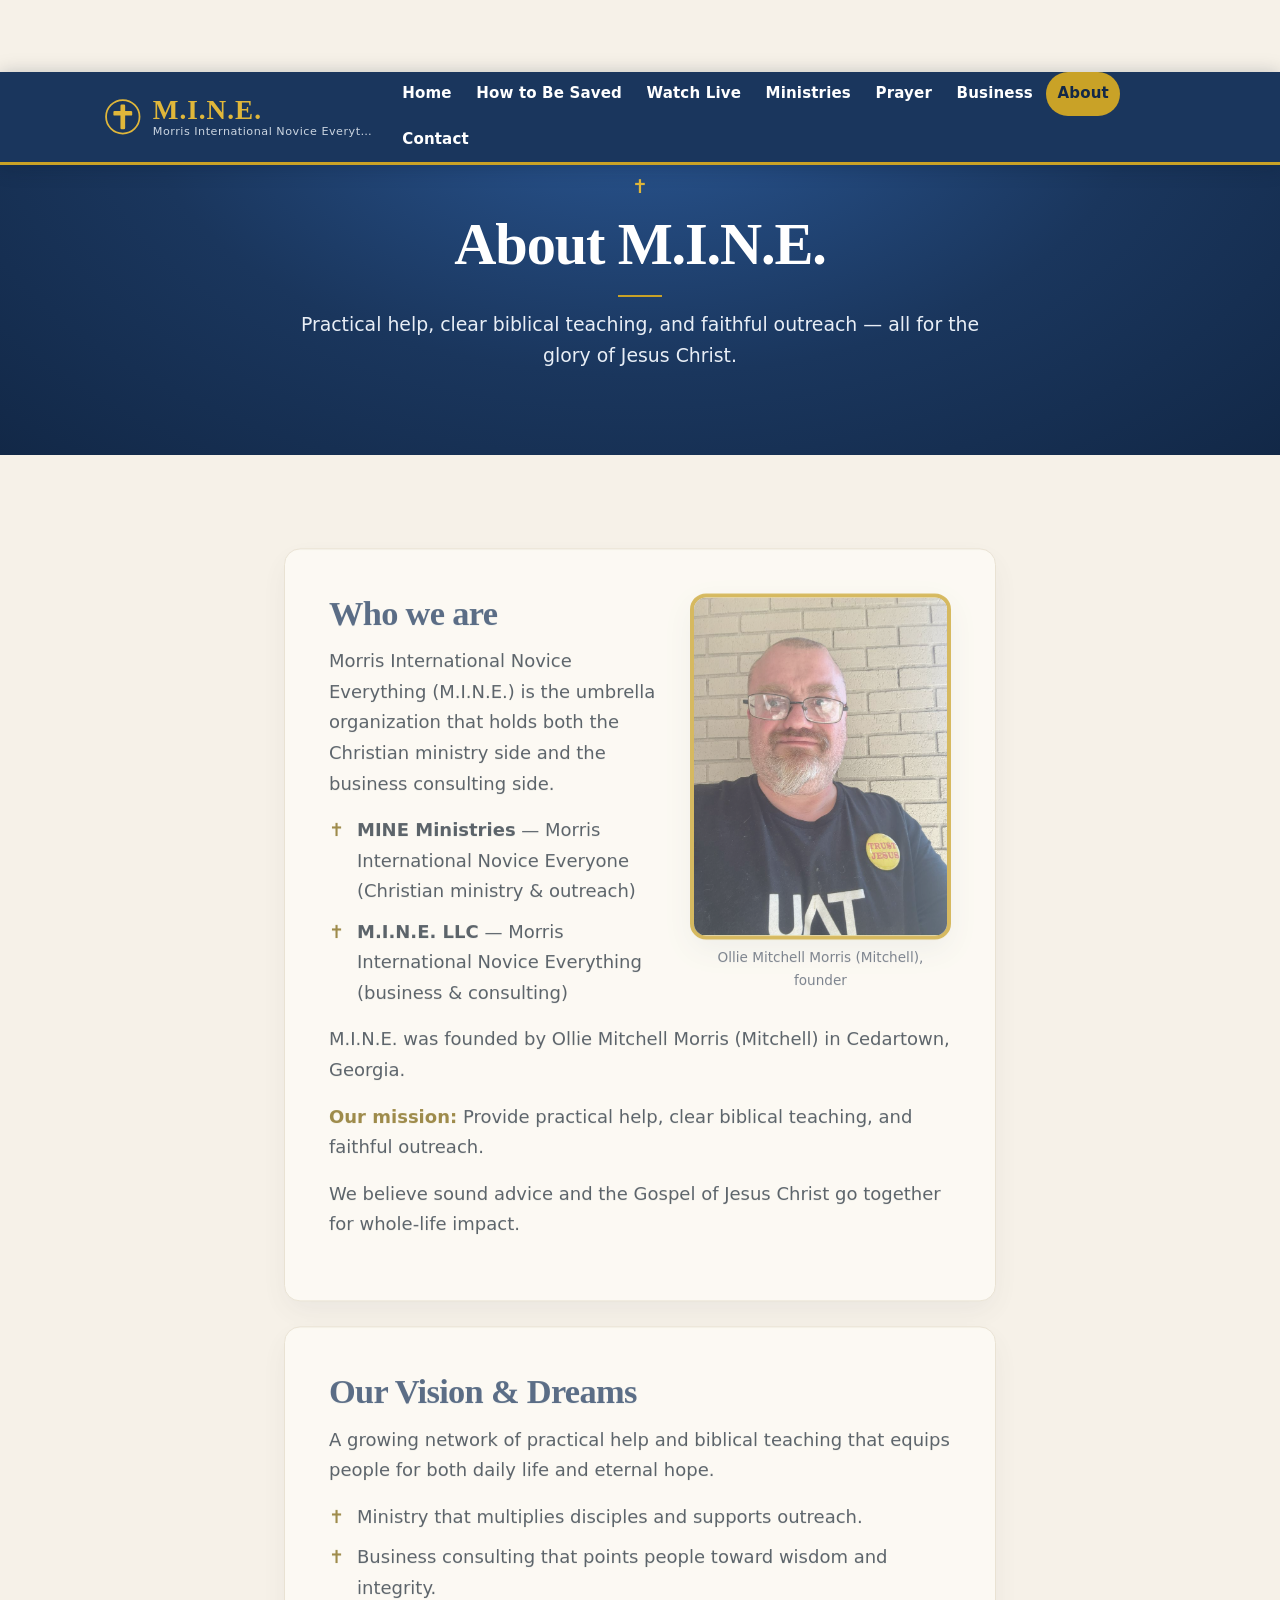
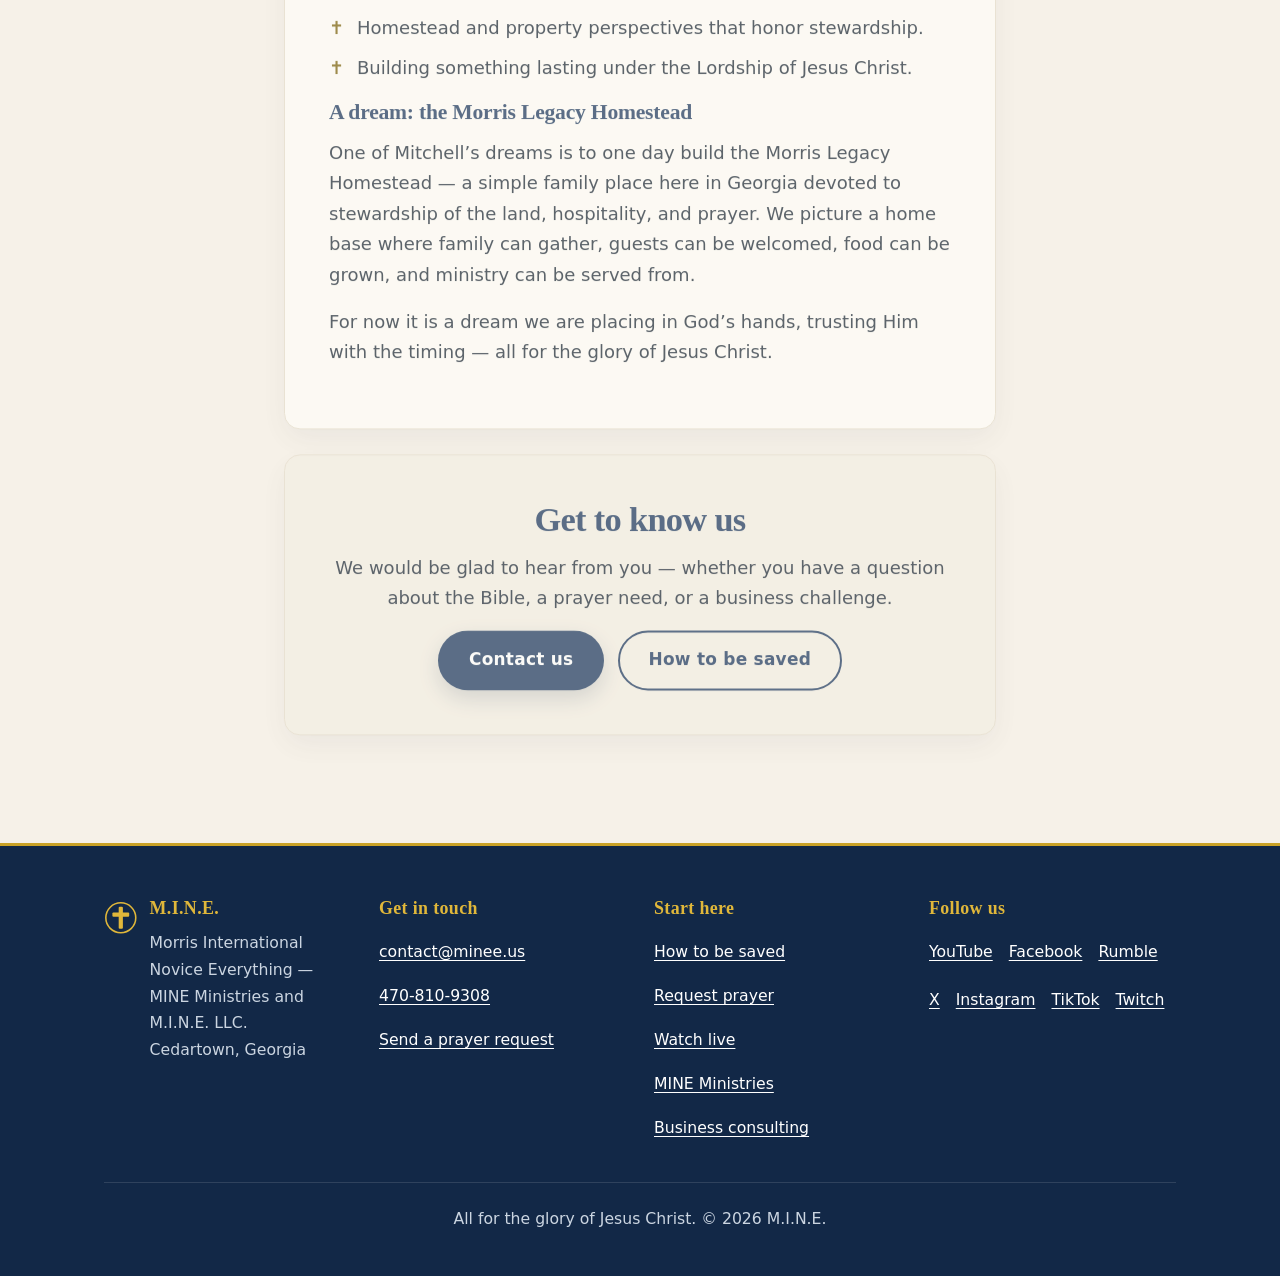
<file: vision.html>
<!DOCTYPE html>
<html lang="en">
<head>
  <meta charset="UTF-8">
  <meta name="viewport" content="width=device-width, initial-scale=1.0">
  <title>Our Vision &amp; Dreams (now on the About page) has moved — M.I.N.E.</title>
  <meta name="robots" content="noindex">
  <meta http-equiv="refresh" content="0; url=about.html#vision">
  <link rel="canonical" href="https://www.minee.us/about.html">
  <link rel="icon" href="favicon.svg" type="image/svg+xml">
  <link rel="apple-touch-icon" href="favicon.svg">
</head>
<body>
  <main>
    <p>This page has moved. <a href="about.html#vision">Continue to Our Vision &amp; Dreams (now on the About page)</a>.</p>
  </main>
</body>
</html>
</file>
